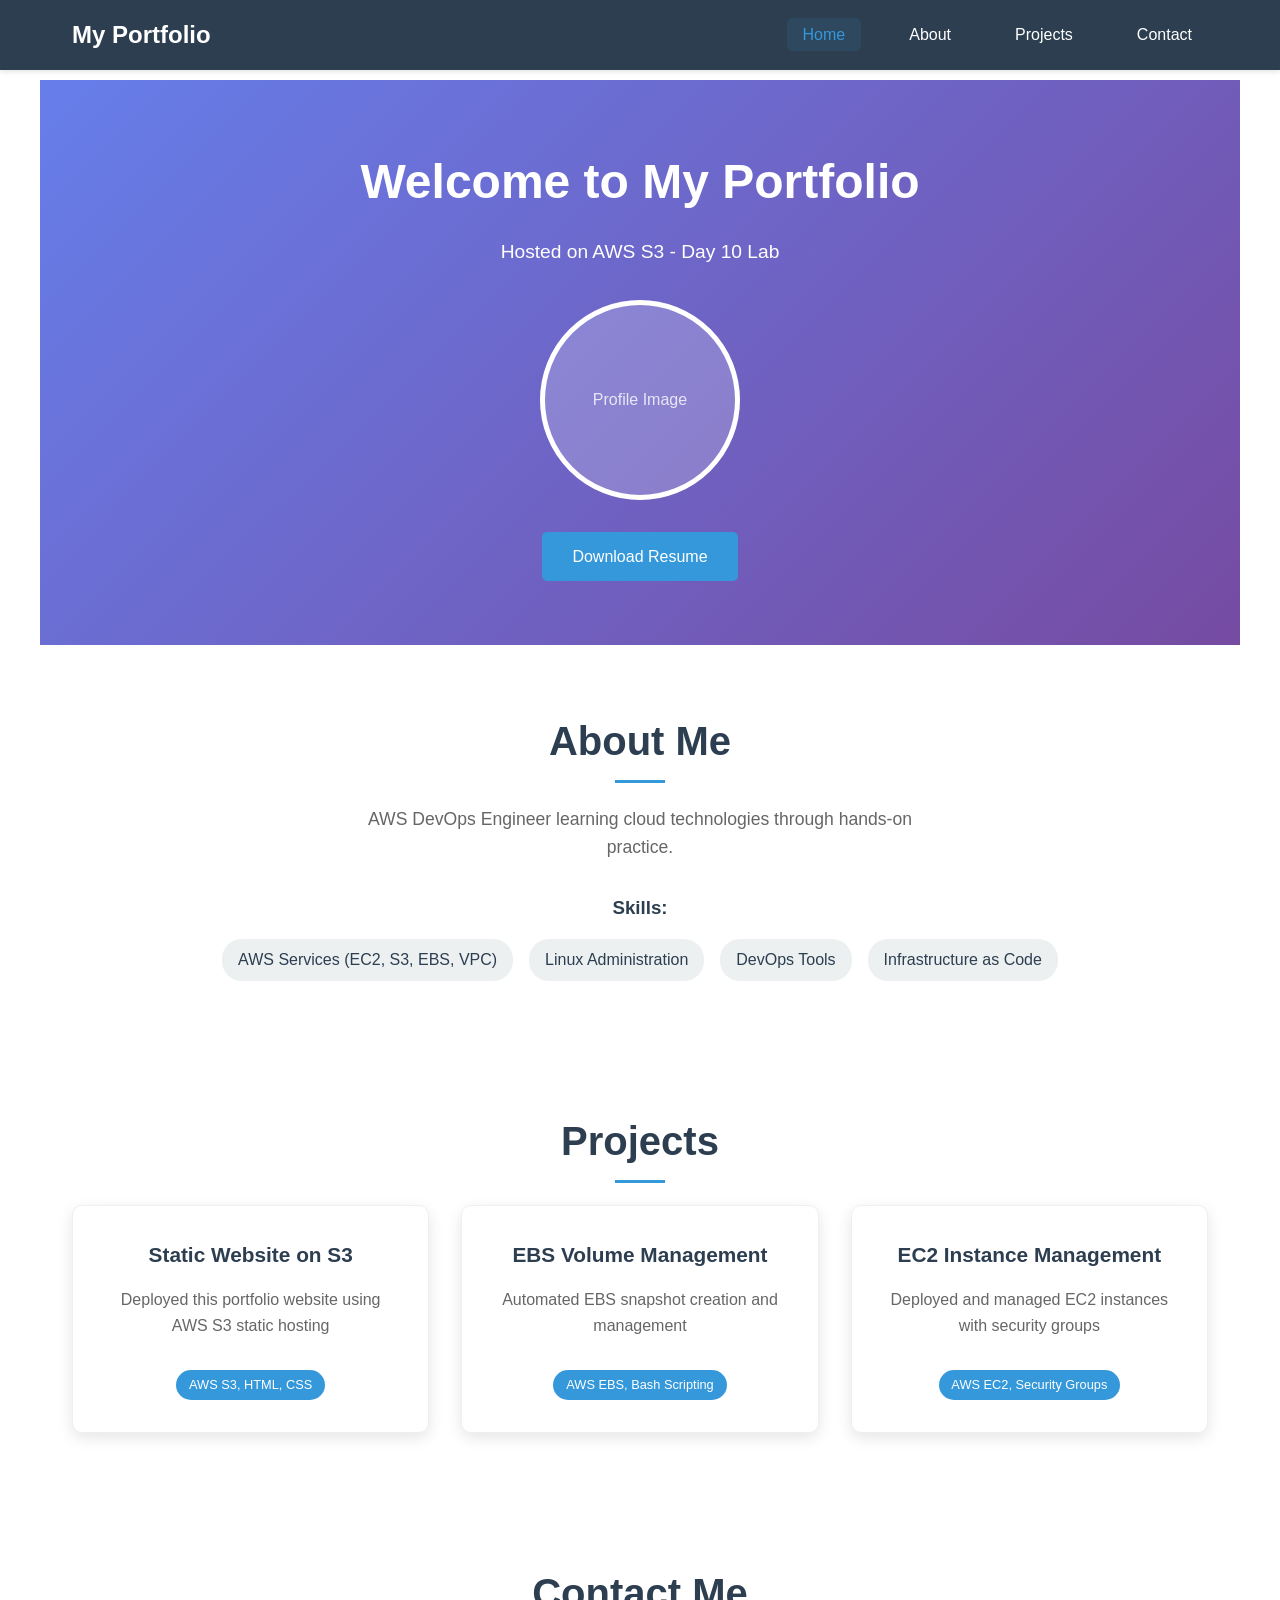
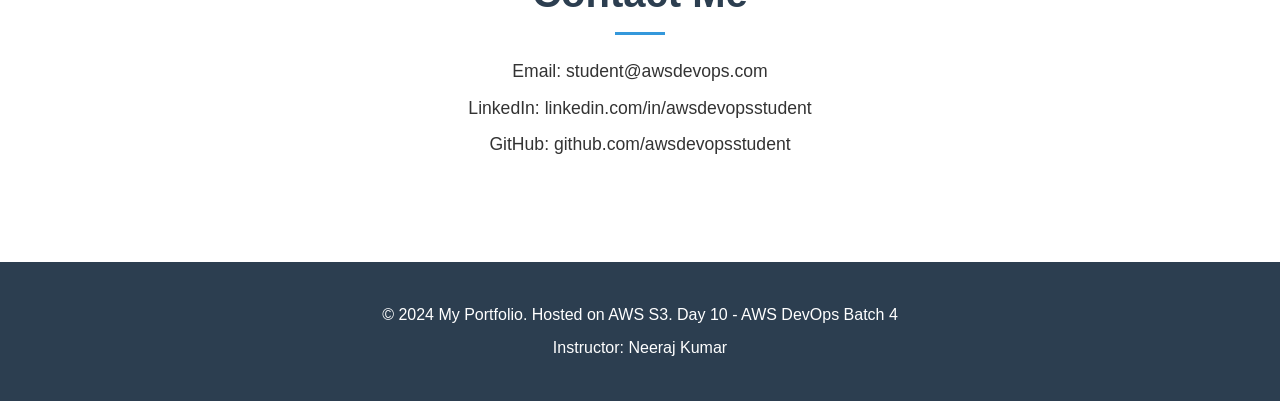
<file: Day-10/website-files/index.html>
<!DOCTYPE html>
<html lang="en">
<head>
    <meta charset="UTF-8">
    <meta name="viewport" content="width=device-width, initial-scale=1.0">
    <title>My Portfolio - AWS S3 Hosted</title>
    <link rel="stylesheet" href="css/style.css">
</head>
<body>
    <header>
        <nav>
            <div class="logo">My Portfolio</div>
            <ul>
                <li><a href="#home">Home</a></li>
                <li><a href="#about">About</a></li>
                <li><a href="#projects">Projects</a></li>
                <li><a href="#contact">Contact</a></li>
            </ul>
        </nav>
    </header>

    <main>
        <section id="home" class="hero">
            <div class="hero-content">
                <h1>Welcome to My Portfolio</h1>
                <p>Hosted on AWS S3 - Day 10 Lab</p>
                <div class="profile-placeholder">
                    <div class="profile-img-placeholder">Profile Image</div>
                </div>
                <a href="assets/sample-resume.pdf" class="btn" target="_blank">Download Resume</a>
            </div>
        </section>

        <section id="about" class="about">
            <h2>About Me</h2>
            <p>AWS DevOps Engineer learning cloud technologies through hands-on practice.</p>
            <div class="skills">
                <h3>Skills:</h3>
                <ul>
                    <li>AWS Services (EC2, S3, EBS, VPC)</li>
                    <li>Linux Administration</li>
                    <li>DevOps Tools</li>
                    <li>Infrastructure as Code</li>
                </ul>
            </div>
        </section>

        <section id="projects" class="projects">
            <h2>Projects</h2>
            <div class="project-grid">
                <div class="project-card">
                    <h3>Static Website on S3</h3>
                    <p>Deployed this portfolio website using AWS S3 static hosting</p>
                    <span class="tech">AWS S3, HTML, CSS</span>
                </div>
                <div class="project-card">
                    <h3>EBS Volume Management</h3>
                    <p>Automated EBS snapshot creation and management</p>
                    <span class="tech">AWS EBS, Bash Scripting</span>
                </div>
                <div class="project-card">
                    <h3>EC2 Instance Management</h3>
                    <p>Deployed and managed EC2 instances with security groups</p>
                    <span class="tech">AWS EC2, Security Groups</span>
                </div>
            </div>
        </section>

        <section id="contact" class="contact">
            <h2>Contact Me</h2>
            <p>Email: student@awsdevops.com</p>
            <p>LinkedIn: linkedin.com/in/awsdevopsstudent</p>
            <p>GitHub: github.com/awsdevopsstudent</p>
        </section>
    </main>

    <footer>
        <p>&copy; 2024 My Portfolio. Hosted on AWS S3. Day 10 - AWS DevOps Batch 4</p>
        <p>Instructor: Neeraj Kumar</p>
    </footer>

    <script src="js/script.js"></script>
</body>
</html>
</file>
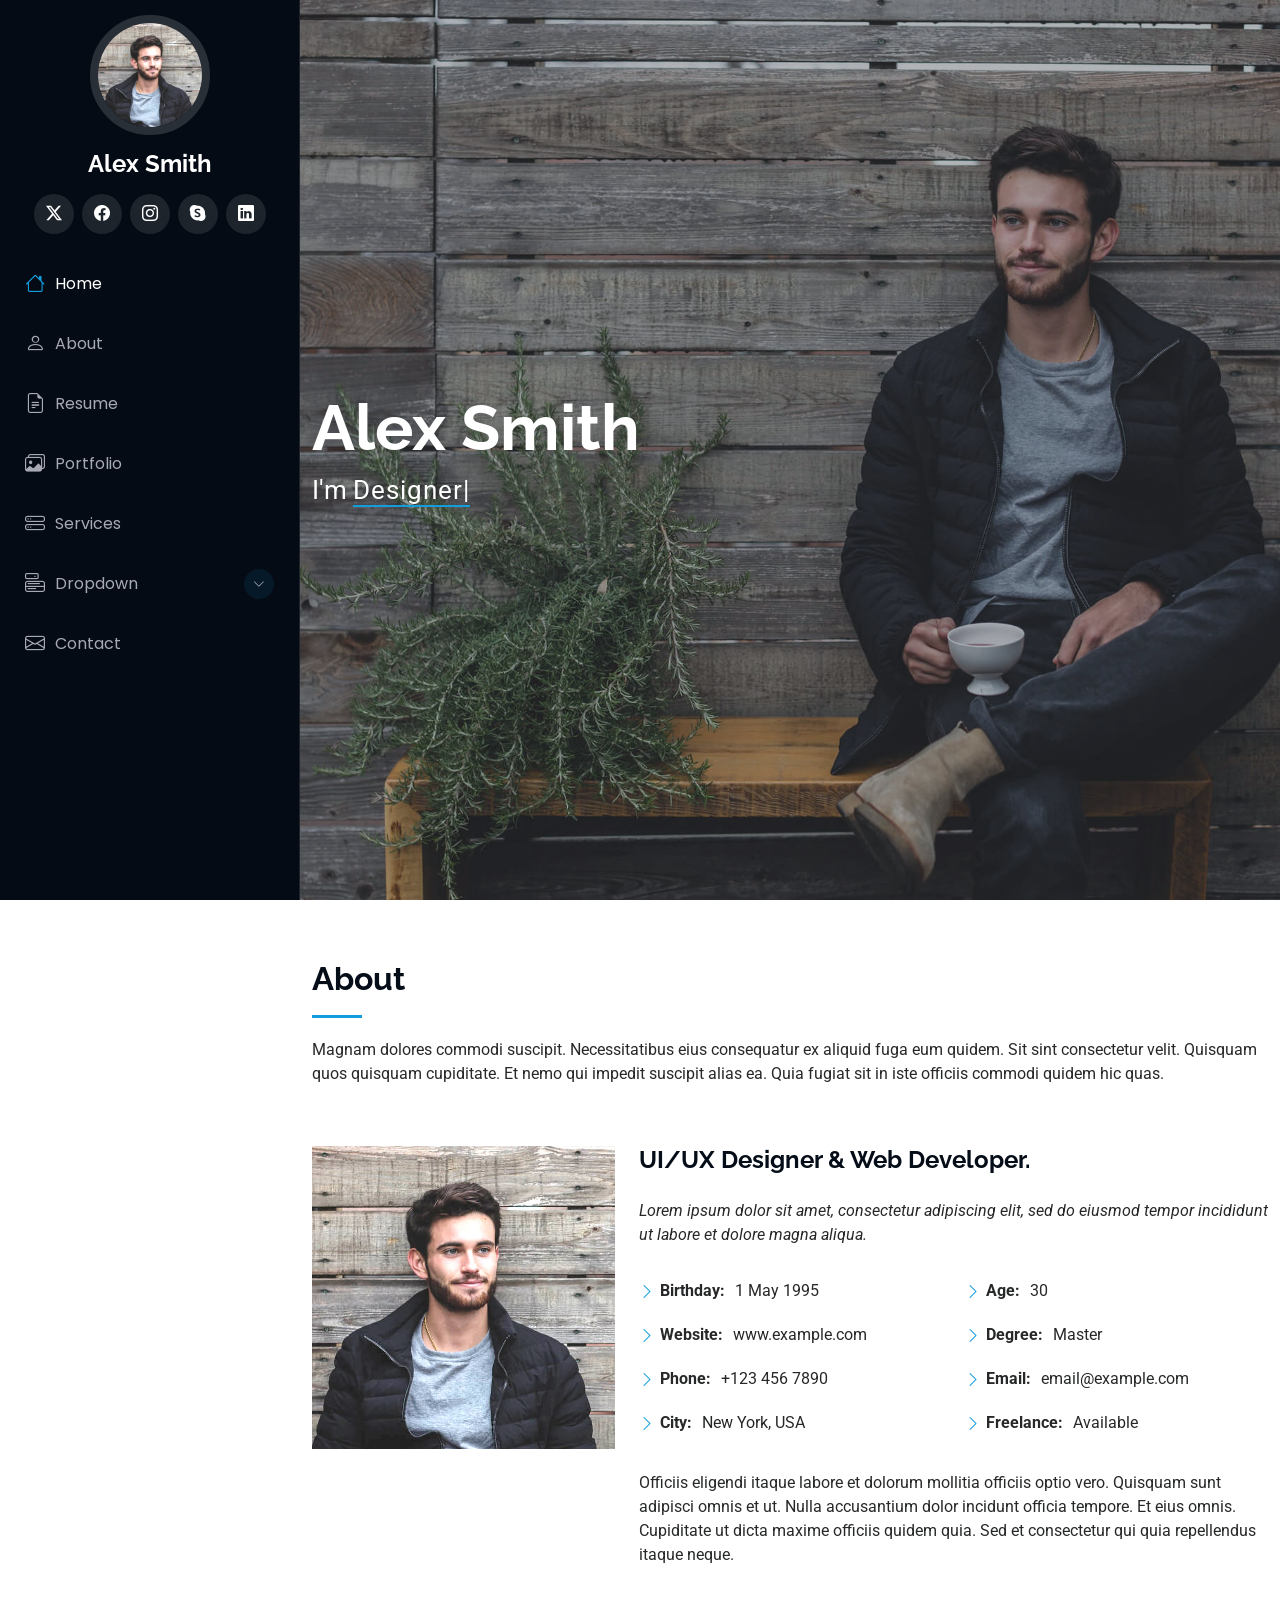
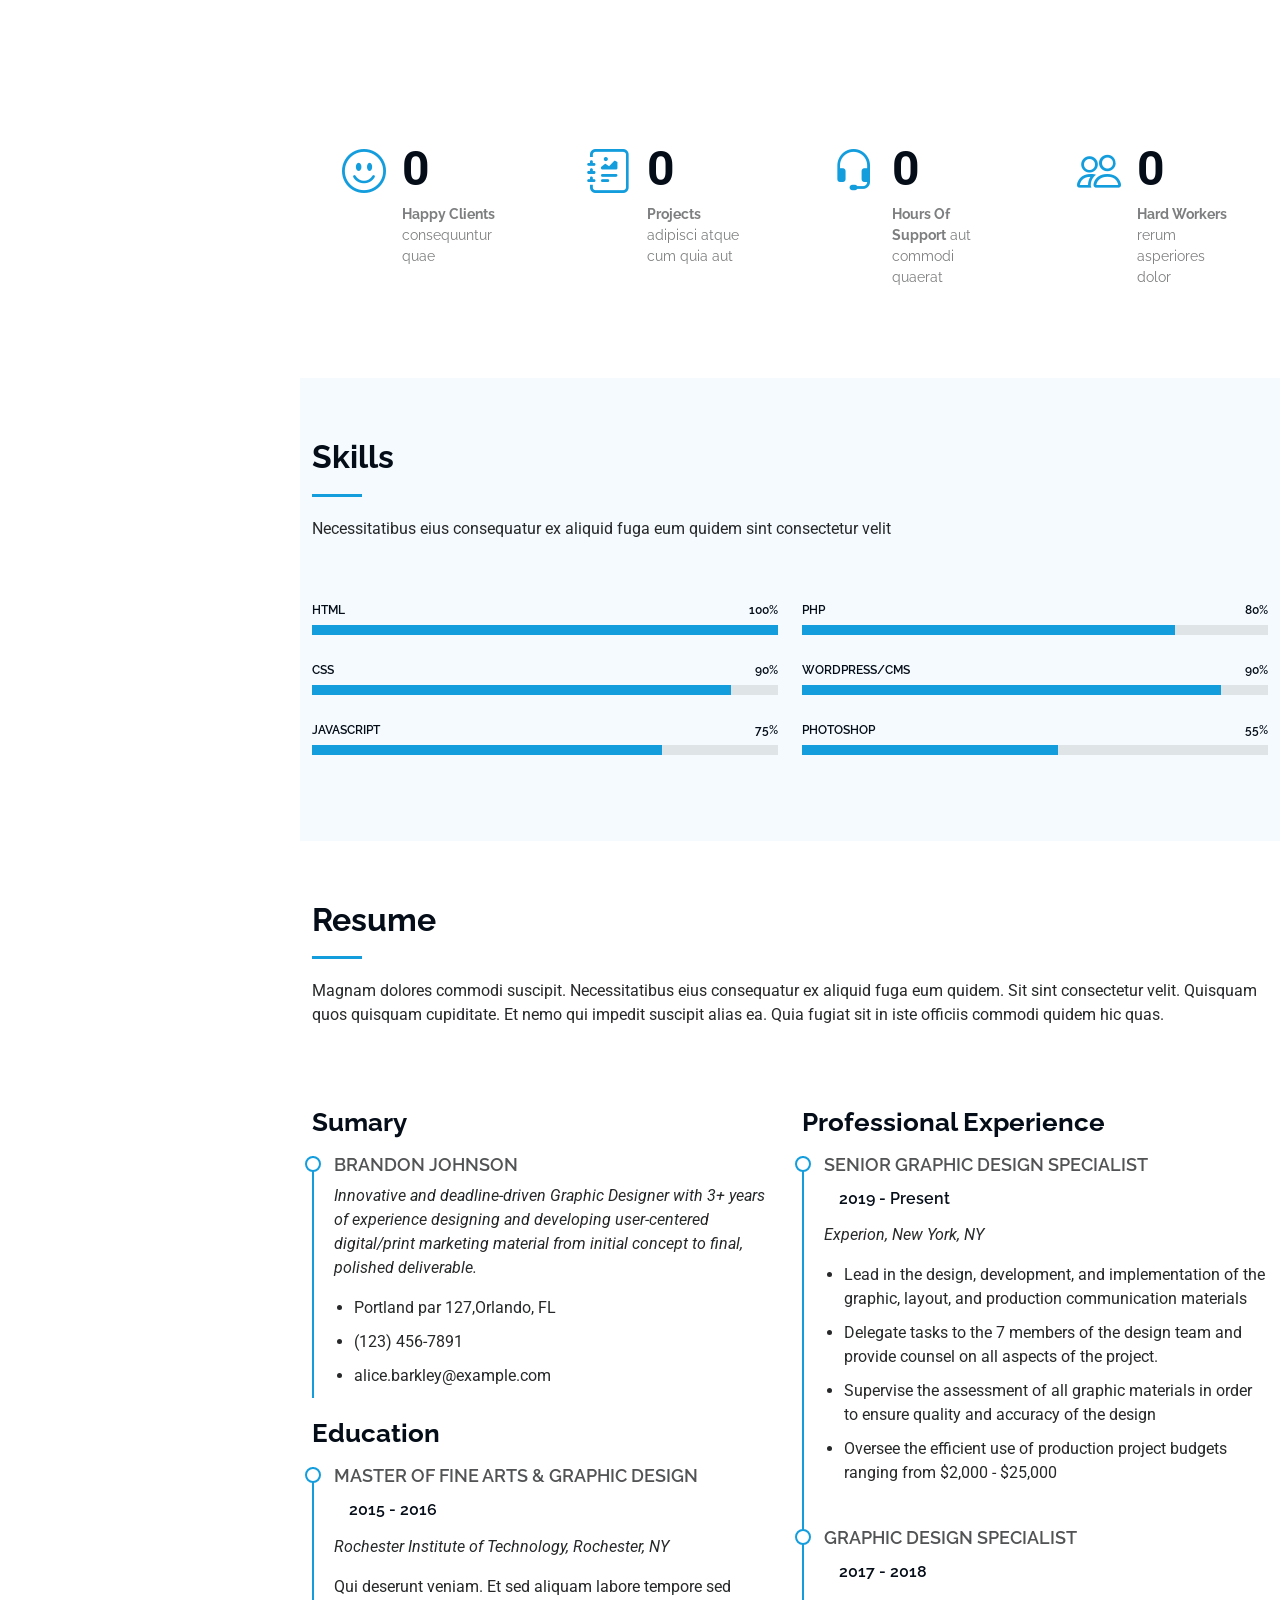
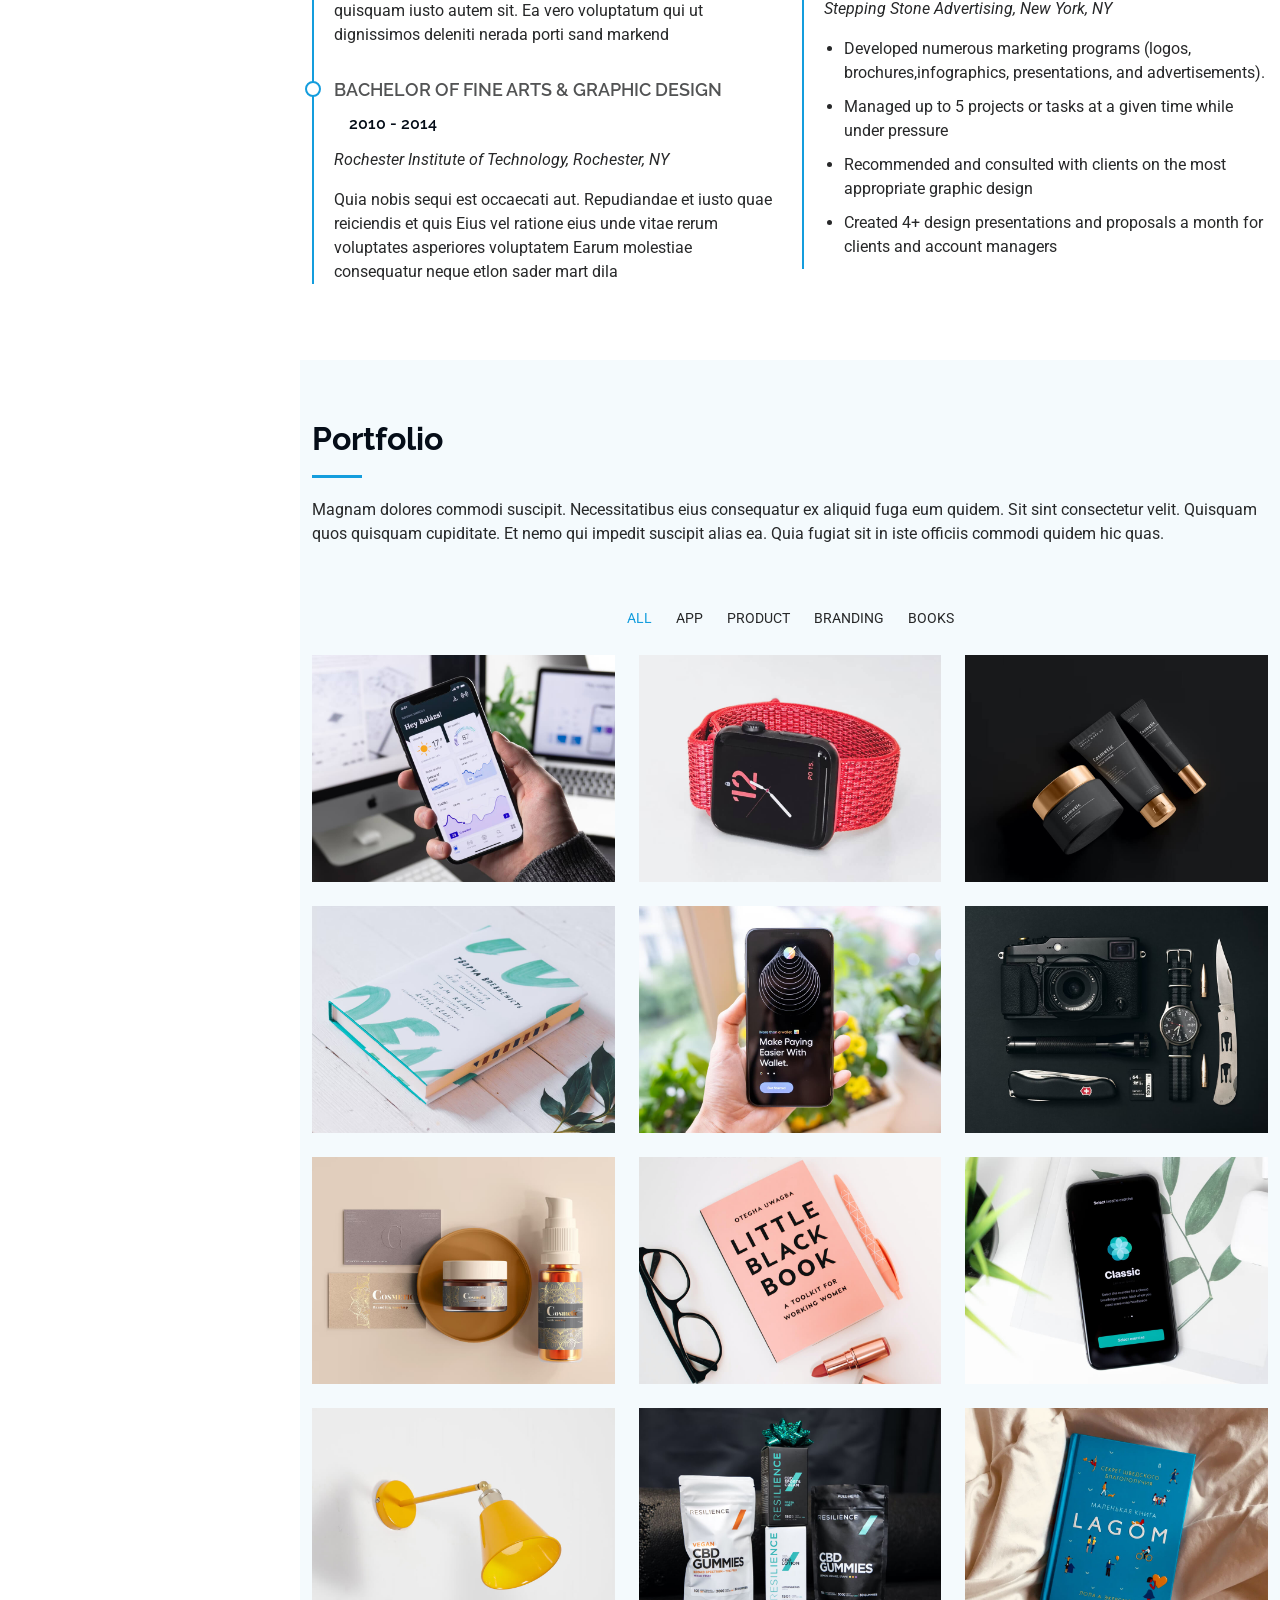
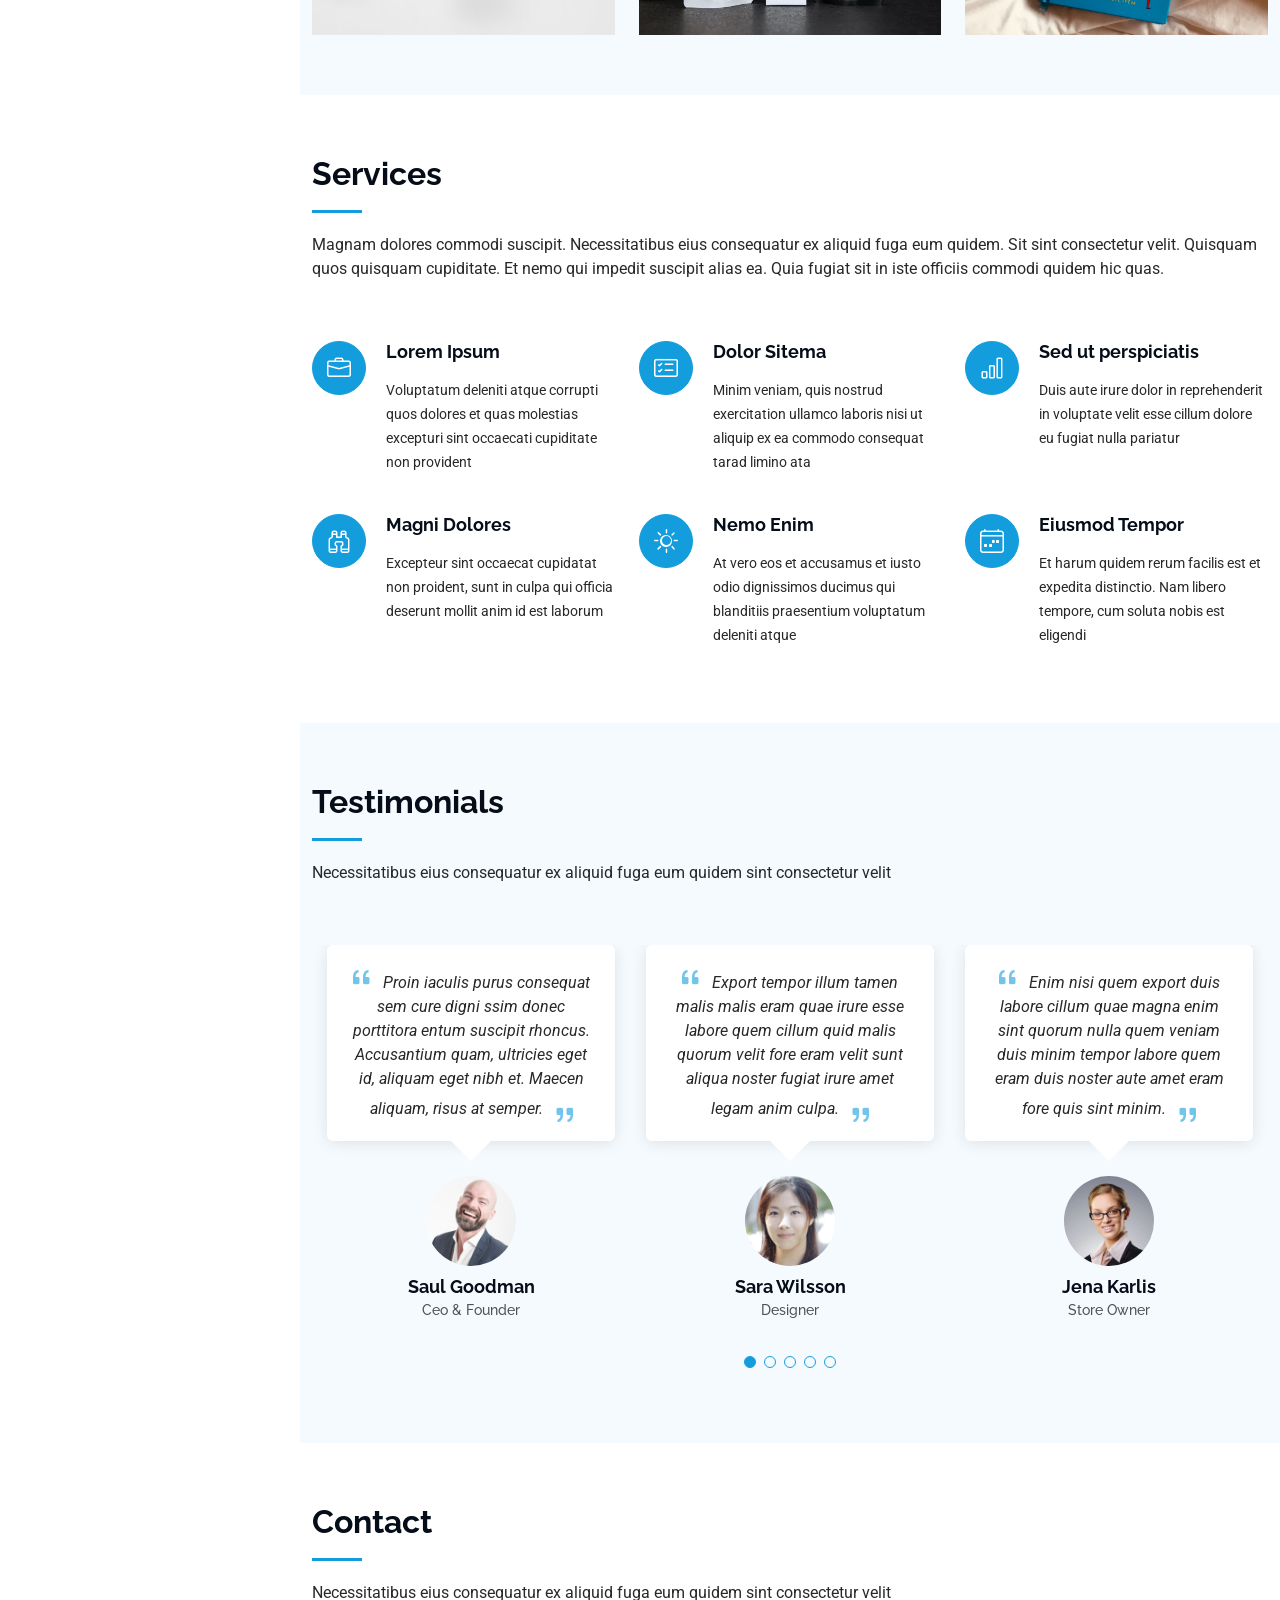
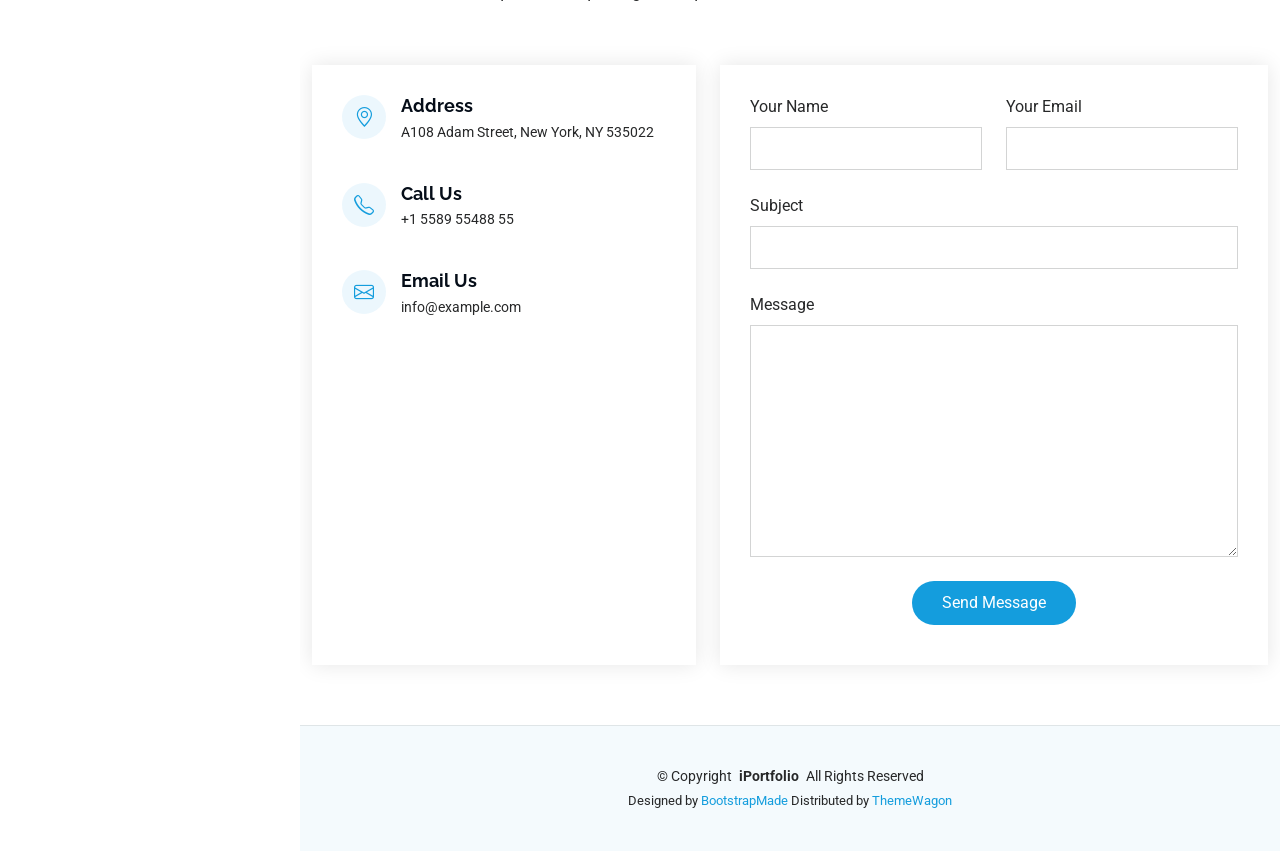
<file: Day-3/iPortfolio-1.0.0/index.html>
<!DOCTYPE html>
<html lang="en">

<head>
  <meta charset="utf-8">
  <meta content="width=device-width, initial-scale=1.0" name="viewport">
  <title>Index - iPortfolio Bootstrap Template</title>
  <meta content="" name="description">
  <meta content="" name="keywords">

  <!-- Favicons -->
  <link href="assets/img/favicon.png" rel="icon">
  <link href="assets/img/apple-touch-icon.png" rel="apple-touch-icon">

  <!-- Fonts -->
  <link href="https://fonts.googleapis.com" rel="preconnect">
  <link href="https://fonts.gstatic.com" rel="preconnect" crossorigin>
  <link href="https://fonts.googleapis.com/css2?family=Roboto:ital,wght@0,100;0,300;0,400;0,500;0,700;0,900;1,100;1,300;1,400;1,500;1,700;1,900&family=Poppins:ital,wght@0,100;0,200;0,300;0,400;0,500;0,600;0,700;0,800;0,900;1,100;1,200;1,300;1,400;1,500;1,600;1,700;1,800;1,900&family=Raleway:ital,wght@0,100;0,200;0,300;0,400;0,500;0,600;0,700;0,800;0,900;1,100;1,200;1,300;1,400;1,500;1,600;1,700;1,800;1,900&display=swap" rel="stylesheet">

  <!-- Vendor CSS Files -->
  <link href="assets/vendor/bootstrap/css/bootstrap.min.css" rel="stylesheet">
  <link href="assets/vendor/bootstrap-icons/bootstrap-icons.css" rel="stylesheet">
  <link href="assets/vendor/aos/aos.css" rel="stylesheet">
  <link href="assets/vendor/glightbox/css/glightbox.min.css" rel="stylesheet">
  <link href="assets/vendor/swiper/swiper-bundle.min.css" rel="stylesheet">

  <!-- Main CSS File -->
  <link href="assets/css/main.css" rel="stylesheet">

  <!-- =======================================================
  * Template Name: iPortfolio
  * Template URL: https://bootstrapmade.com/iportfolio-bootstrap-portfolio-websites-template/
  * Updated: Jun 29 2024 with Bootstrap v5.3.3
  * Author: BootstrapMade.com
  * License: https://bootstrapmade.com/license/
  ======================================================== -->
</head>

<body class="index-page">

  <header id="header" class="header dark-background d-flex flex-column">
    <i class="header-toggle d-xl-none bi bi-list"></i>

    <div class="profile-img">
      <img src="assets/img/my-profile-img.jpg" alt="" class="img-fluid rounded-circle">
    </div>

    <a href="index.html" class="logo d-flex align-items-center justify-content-center">
      <!-- Uncomment the line below if you also wish to use an image logo -->
      <!-- <img src="assets/img/logo.png" alt=""> -->
      <h1 class="sitename">Alex Smith</h1>
    </a>

    <div class="social-links text-center">
      <a href="#" class="twitter"><i class="bi bi-twitter-x"></i></a>
      <a href="#" class="facebook"><i class="bi bi-facebook"></i></a>
      <a href="#" class="instagram"><i class="bi bi-instagram"></i></a>
      <a href="#" class="google-plus"><i class="bi bi-skype"></i></a>
      <a href="#" class="linkedin"><i class="bi bi-linkedin"></i></a>
    </div>

    <nav id="navmenu" class="navmenu">
      <ul>
        <li><a href="#hero" class="active"><i class="bi bi-house navicon"></i>Home</a></li>
        <li><a href="#about"><i class="bi bi-person navicon"></i> About</a></li>
        <li><a href="#resume"><i class="bi bi-file-earmark-text navicon"></i> Resume</a></li>
        <li><a href="#portfolio"><i class="bi bi-images navicon"></i> Portfolio</a></li>
        <li><a href="#services"><i class="bi bi-hdd-stack navicon"></i> Services</a></li>
        <li class="dropdown"><a href="#"><i class="bi bi-menu-button navicon"></i> <span>Dropdown</span> <i class="bi bi-chevron-down toggle-dropdown"></i></a>
          <ul>
            <li><a href="#">Dropdown 1</a></li>
            <li class="dropdown"><a href="#"><span>Deep Dropdown</span> <i class="bi bi-chevron-down toggle-dropdown"></i></a>
              <ul>
                <li><a href="#">Deep Dropdown 1</a></li>
                <li><a href="#">Deep Dropdown 2</a></li>
                <li><a href="#">Deep Dropdown 3</a></li>
                <li><a href="#">Deep Dropdown 4</a></li>
                <li><a href="#">Deep Dropdown 5</a></li>
              </ul>
            </li>
            <li><a href="#">Dropdown 2</a></li>
            <li><a href="#">Dropdown 3</a></li>
            <li><a href="#">Dropdown 4</a></li>
          </ul>
        </li>
        <li><a href="#contact"><i class="bi bi-envelope navicon"></i> Contact</a></li>
      </ul>
    </nav>

  </header>

  <main class="main">

    <!-- Hero Section -->
    <section id="hero" class="hero section dark-background">

      <img src="assets/img/hero-bg.jpg" alt="" data-aos="fade-in" class="">

      <div class="container" data-aos="fade-up" data-aos-delay="100">
        <h2>Alex Smith</h2>
        <p>I'm <span class="typed" data-typed-items="Designer, Developer, Freelancer, Photographer">Designer</span><span class="typed-cursor typed-cursor--blink" aria-hidden="true"></span><span class="typed-cursor typed-cursor--blink" aria-hidden="true"></span></p>
      </div>

    </section><!-- /Hero Section -->

    <!-- About Section -->
    <section id="about" class="about section">

      <!-- Section Title -->
      <div class="container section-title" data-aos="fade-up">
        <h2>About</h2>
        <p>Magnam dolores commodi suscipit. Necessitatibus eius consequatur ex aliquid fuga eum quidem. Sit sint consectetur velit. Quisquam quos quisquam cupiditate. Et nemo qui impedit suscipit alias ea. Quia fugiat sit in iste officiis commodi quidem hic quas.</p>
      </div><!-- End Section Title -->

      <div class="container" data-aos="fade-up" data-aos-delay="100">

        <div class="row gy-4 justify-content-center">
          <div class="col-lg-4">
            <img src="assets/img/my-profile-img.jpg" class="img-fluid" alt="">
          </div>
          <div class="col-lg-8 content">
            <h2>UI/UX Designer &amp; Web Developer.</h2>
            <p class="fst-italic py-3">
              Lorem ipsum dolor sit amet, consectetur adipiscing elit, sed do eiusmod tempor incididunt ut labore et dolore
              magna aliqua.
            </p>
            <div class="row">
              <div class="col-lg-6">
                <ul>
                  <li><i class="bi bi-chevron-right"></i> <strong>Birthday:</strong> <span>1 May 1995</span></li>
                  <li><i class="bi bi-chevron-right"></i> <strong>Website:</strong> <span>www.example.com</span></li>
                  <li><i class="bi bi-chevron-right"></i> <strong>Phone:</strong> <span>+123 456 7890</span></li>
                  <li><i class="bi bi-chevron-right"></i> <strong>City:</strong> <span>New York, USA</span></li>
                </ul>
              </div>
              <div class="col-lg-6">
                <ul>
                  <li><i class="bi bi-chevron-right"></i> <strong>Age:</strong> <span>30</span></li>
                  <li><i class="bi bi-chevron-right"></i> <strong>Degree:</strong> <span>Master</span></li>
                  <li><i class="bi bi-chevron-right"></i> <strong>Email:</strong> <span>email@example.com</span></li>
                  <li><i class="bi bi-chevron-right"></i> <strong>Freelance:</strong> <span>Available</span></li>
                </ul>
              </div>
            </div>
            <p class="py-3">
              Officiis eligendi itaque labore et dolorum mollitia officiis optio vero. Quisquam sunt adipisci omnis et ut. Nulla accusantium dolor incidunt officia tempore. Et eius omnis.
              Cupiditate ut dicta maxime officiis quidem quia. Sed et consectetur qui quia repellendus itaque neque.
            </p>
          </div>
        </div>

      </div>

    </section><!-- /About Section -->

    <!-- Stats Section -->
    <section id="stats" class="stats section">

      <div class="container" data-aos="fade-up" data-aos-delay="100">

        <div class="row gy-4">

          <div class="col-lg-3 col-md-6">
            <div class="stats-item">
              <i class="bi bi-emoji-smile"></i>
              <span data-purecounter-start="0" data-purecounter-end="232" data-purecounter-duration="1" class="purecounter"></span>
              <p><strong>Happy Clients</strong> <span>consequuntur quae</span></p>
            </div>
          </div><!-- End Stats Item -->

          <div class="col-lg-3 col-md-6">
            <div class="stats-item">
              <i class="bi bi-journal-richtext"></i>
              <span data-purecounter-start="0" data-purecounter-end="521" data-purecounter-duration="1" class="purecounter"></span>
              <p><strong>Projects</strong> <span>adipisci atque cum quia aut</span></p>
            </div>
          </div><!-- End Stats Item -->

          <div class="col-lg-3 col-md-6">
            <div class="stats-item">
              <i class="bi bi-headset"></i>
              <span data-purecounter-start="0" data-purecounter-end="1453" data-purecounter-duration="1" class="purecounter"></span>
              <p><strong>Hours Of Support</strong> <span>aut commodi quaerat</span></p>
            </div>
          </div><!-- End Stats Item -->

          <div class="col-lg-3 col-md-6">
            <div class="stats-item">
              <i class="bi bi-people"></i>
              <span data-purecounter-start="0" data-purecounter-end="32" data-purecounter-duration="1" class="purecounter"></span>
              <p><strong>Hard Workers</strong> <span>rerum asperiores dolor</span></p>
            </div>
          </div><!-- End Stats Item -->

        </div>

      </div>

    </section><!-- /Stats Section -->

    <!-- Skills Section -->
    <section id="skills" class="skills section light-background">

      <!-- Section Title -->
      <div class="container section-title" data-aos="fade-up">
        <h2>Skills</h2>
        <p>Necessitatibus eius consequatur ex aliquid fuga eum quidem sint consectetur velit</p>
      </div><!-- End Section Title -->

      <div class="container" data-aos="fade-up" data-aos-delay="100">

        <div class="row skills-content skills-animation">

          <div class="col-lg-6">

            <div class="progress">
              <span class="skill"><span>HTML</span> <i class="val">100%</i></span>
              <div class="progress-bar-wrap">
                <div class="progress-bar" role="progressbar" aria-valuenow="100" aria-valuemin="0" aria-valuemax="100"></div>
              </div>
            </div><!-- End Skills Item -->

            <div class="progress">
              <span class="skill"><span>CSS</span> <i class="val">90%</i></span>
              <div class="progress-bar-wrap">
                <div class="progress-bar" role="progressbar" aria-valuenow="90" aria-valuemin="0" aria-valuemax="100"></div>
              </div>
            </div><!-- End Skills Item -->

            <div class="progress">
              <span class="skill"><span>JavaScript</span> <i class="val">75%</i></span>
              <div class="progress-bar-wrap">
                <div class="progress-bar" role="progressbar" aria-valuenow="75" aria-valuemin="0" aria-valuemax="100"></div>
              </div>
            </div><!-- End Skills Item -->

          </div>

          <div class="col-lg-6">

            <div class="progress">
              <span class="skill"><span>PHP</span> <i class="val">80%</i></span>
              <div class="progress-bar-wrap">
                <div class="progress-bar" role="progressbar" aria-valuenow="80" aria-valuemin="0" aria-valuemax="100"></div>
              </div>
            </div><!-- End Skills Item -->

            <div class="progress">
              <span class="skill"><span>WordPress/CMS</span> <i class="val">90%</i></span>
              <div class="progress-bar-wrap">
                <div class="progress-bar" role="progressbar" aria-valuenow="90" aria-valuemin="0" aria-valuemax="100"></div>
              </div>
            </div><!-- End Skills Item -->

            <div class="progress">
              <span class="skill"><span>Photoshop</span> <i class="val">55%</i></span>
              <div class="progress-bar-wrap">
                <div class="progress-bar" role="progressbar" aria-valuenow="55" aria-valuemin="0" aria-valuemax="100"></div>
              </div>
            </div><!-- End Skills Item -->

          </div>

        </div>

      </div>

    </section><!-- /Skills Section -->

    <!-- Resume Section -->
    <section id="resume" class="resume section">

      <!-- Section Title -->
      <div class="container section-title" data-aos="fade-up">
        <h2>Resume</h2>
        <p>Magnam dolores commodi suscipit. Necessitatibus eius consequatur ex aliquid fuga eum quidem. Sit sint consectetur velit. Quisquam quos quisquam cupiditate. Et nemo qui impedit suscipit alias ea. Quia fugiat sit in iste officiis commodi quidem hic quas.</p>
      </div><!-- End Section Title -->

      <div class="container">

        <div class="row">

          <div class="col-lg-6" data-aos="fade-up" data-aos-delay="100">
            <h3 class="resume-title">Sumary</h3>

            <div class="resume-item pb-0">
              <h4>Brandon Johnson</h4>
              <p><em>Innovative and deadline-driven Graphic Designer with 3+ years of experience designing and developing user-centered digital/print marketing material from initial concept to final, polished deliverable.</em></p>
              <ul>
                <li>Portland par 127,Orlando, FL</li>
                <li>(123) 456-7891</li>
                <li>alice.barkley@example.com</li>
              </ul>
            </div><!-- Edn Resume Item -->

            <h3 class="resume-title">Education</h3>
            <div class="resume-item">
              <h4>Master of Fine Arts &amp; Graphic Design</h4>
              <h5>2015 - 2016</h5>
              <p><em>Rochester Institute of Technology, Rochester, NY</em></p>
              <p>Qui deserunt veniam. Et sed aliquam labore tempore sed quisquam iusto autem sit. Ea vero voluptatum qui ut dignissimos deleniti nerada porti sand markend</p>
            </div><!-- Edn Resume Item -->

            <div class="resume-item">
              <h4>Bachelor of Fine Arts &amp; Graphic Design</h4>
              <h5>2010 - 2014</h5>
              <p><em>Rochester Institute of Technology, Rochester, NY</em></p>
              <p>Quia nobis sequi est occaecati aut. Repudiandae et iusto quae reiciendis et quis Eius vel ratione eius unde vitae rerum voluptates asperiores voluptatem Earum molestiae consequatur neque etlon sader mart dila</p>
            </div><!-- Edn Resume Item -->

          </div>

          <div class="col-lg-6" data-aos="fade-up" data-aos-delay="200">
            <h3 class="resume-title">Professional Experience</h3>
            <div class="resume-item">
              <h4>Senior graphic design specialist</h4>
              <h5>2019 - Present</h5>
              <p><em>Experion, New York, NY </em></p>
              <ul>
                <li>Lead in the design, development, and implementation of the graphic, layout, and production communication materials</li>
                <li>Delegate tasks to the 7 members of the design team and provide counsel on all aspects of the project. </li>
                <li>Supervise the assessment of all graphic materials in order to ensure quality and accuracy of the design</li>
                <li>Oversee the efficient use of production project budgets ranging from $2,000 - $25,000</li>
              </ul>
            </div><!-- Edn Resume Item -->

            <div class="resume-item">
              <h4>Graphic design specialist</h4>
              <h5>2017 - 2018</h5>
              <p><em>Stepping Stone Advertising, New York, NY</em></p>
              <ul>
                <li>Developed numerous marketing programs (logos, brochures,infographics, presentations, and advertisements).</li>
                <li>Managed up to 5 projects or tasks at a given time while under pressure</li>
                <li>Recommended and consulted with clients on the most appropriate graphic design</li>
                <li>Created 4+ design presentations and proposals a month for clients and account managers</li>
              </ul>
            </div><!-- Edn Resume Item -->

          </div>

        </div>

      </div>

    </section><!-- /Resume Section -->

    <!-- Portfolio Section -->
    <section id="portfolio" class="portfolio section light-background">

      <!-- Section Title -->
      <div class="container section-title" data-aos="fade-up">
        <h2>Portfolio</h2>
        <p>Magnam dolores commodi suscipit. Necessitatibus eius consequatur ex aliquid fuga eum quidem. Sit sint consectetur velit. Quisquam quos quisquam cupiditate. Et nemo qui impedit suscipit alias ea. Quia fugiat sit in iste officiis commodi quidem hic quas.</p>
      </div><!-- End Section Title -->

      <div class="container">

        <div class="isotope-layout" data-default-filter="*" data-layout="masonry" data-sort="original-order">

          <ul class="portfolio-filters isotope-filters" data-aos="fade-up" data-aos-delay="100">
            <li data-filter="*" class="filter-active">All</li>
            <li data-filter=".filter-app">App</li>
            <li data-filter=".filter-product">Product</li>
            <li data-filter=".filter-branding">Branding</li>
            <li data-filter=".filter-books">Books</li>
          </ul><!-- End Portfolio Filters -->

          <div class="row gy-4 isotope-container" data-aos="fade-up" data-aos-delay="200">

            <div class="col-lg-4 col-md-6 portfolio-item isotope-item filter-app">
              <div class="portfolio-content h-100">
                <img src="assets/img/portfolio/app-1.jpg" class="img-fluid" alt="">
                <div class="portfolio-info">
                  <h4>App 1</h4>
                  <p>Lorem ipsum, dolor sit amet consectetur</p>
                  <a href="assets/img/portfolio/app-1.jpg" title="App 1" data-gallery="portfolio-gallery-app" class="glightbox preview-link"><i class="bi bi-zoom-in"></i></a>
                  <a href="portfolio-details.html" title="More Details" class="details-link"><i class="bi bi-link-45deg"></i></a>
                </div>
              </div>
            </div><!-- End Portfolio Item -->

            <div class="col-lg-4 col-md-6 portfolio-item isotope-item filter-product">
              <div class="portfolio-content h-100">
                <img src="assets/img/portfolio/product-1.jpg" class="img-fluid" alt="">
                <div class="portfolio-info">
                  <h4>Product 1</h4>
                  <p>Lorem ipsum, dolor sit amet consectetur</p>
                  <a href="assets/img/portfolio/product-1.jpg" title="Product 1" data-gallery="portfolio-gallery-product" class="glightbox preview-link"><i class="bi bi-zoom-in"></i></a>
                  <a href="portfolio-details.html" title="More Details" class="details-link"><i class="bi bi-link-45deg"></i></a>
                </div>
              </div>
            </div><!-- End Portfolio Item -->

            <div class="col-lg-4 col-md-6 portfolio-item isotope-item filter-branding">
              <div class="portfolio-content h-100">
                <img src="assets/img/portfolio/branding-1.jpg" class="img-fluid" alt="">
                <div class="portfolio-info">
                  <h4>Branding 1</h4>
                  <p>Lorem ipsum, dolor sit amet consectetur</p>
                  <a href="assets/img/portfolio/branding-1.jpg" title="Branding 1" data-gallery="portfolio-gallery-branding" class="glightbox preview-link"><i class="bi bi-zoom-in"></i></a>
                  <a href="portfolio-details.html" title="More Details" class="details-link"><i class="bi bi-link-45deg"></i></a>
                </div>
              </div>
            </div><!-- End Portfolio Item -->

            <div class="col-lg-4 col-md-6 portfolio-item isotope-item filter-books">
              <div class="portfolio-content h-100">
                <img src="assets/img/portfolio/books-1.jpg" class="img-fluid" alt="">
                <div class="portfolio-info">
                  <h4>Books 1</h4>
                  <p>Lorem ipsum, dolor sit amet consectetur</p>
                  <a href="assets/img/portfolio/books-1.jpg" title="Branding 1" data-gallery="portfolio-gallery-book" class="glightbox preview-link"><i class="bi bi-zoom-in"></i></a>
                  <a href="portfolio-details.html" title="More Details" class="details-link"><i class="bi bi-link-45deg"></i></a>
                </div>
              </div>
            </div><!-- End Portfolio Item -->

            <div class="col-lg-4 col-md-6 portfolio-item isotope-item filter-app">
              <div class="portfolio-content h-100">
                <img src="assets/img/portfolio/app-2.jpg" class="img-fluid" alt="">
                <div class="portfolio-info">
                  <h4>App 2</h4>
                  <p>Lorem ipsum, dolor sit amet consectetur</p>
                  <a href="assets/img/portfolio/app-2.jpg" title="App 2" data-gallery="portfolio-gallery-app" class="glightbox preview-link"><i class="bi bi-zoom-in"></i></a>
                  <a href="portfolio-details.html" title="More Details" class="details-link"><i class="bi bi-link-45deg"></i></a>
                </div>
              </div>
            </div><!-- End Portfolio Item -->

            <div class="col-lg-4 col-md-6 portfolio-item isotope-item filter-product">
              <div class="portfolio-content h-100">
                <img src="assets/img/portfolio/product-2.jpg" class="img-fluid" alt="">
                <div class="portfolio-info">
                  <h4>Product 2</h4>
                  <p>Lorem ipsum, dolor sit amet consectetur</p>
                  <a href="assets/img/portfolio/product-2.jpg" title="Product 2" data-gallery="portfolio-gallery-product" class="glightbox preview-link"><i class="bi bi-zoom-in"></i></a>
                  <a href="portfolio-details.html" title="More Details" class="details-link"><i class="bi bi-link-45deg"></i></a>
                </div>
              </div>
            </div><!-- End Portfolio Item -->

            <div class="col-lg-4 col-md-6 portfolio-item isotope-item filter-branding">
              <div class="portfolio-content h-100">
                <img src="assets/img/portfolio/branding-2.jpg" class="img-fluid" alt="">
                <div class="portfolio-info">
                  <h4>Branding 2</h4>
                  <p>Lorem ipsum, dolor sit amet consectetur</p>
                  <a href="assets/img/portfolio/branding-2.jpg" title="Branding 2" data-gallery="portfolio-gallery-branding" class="glightbox preview-link"><i class="bi bi-zoom-in"></i></a>
                  <a href="portfolio-details.html" title="More Details" class="details-link"><i class="bi bi-link-45deg"></i></a>
                </div>
              </div>
            </div><!-- End Portfolio Item -->

            <div class="col-lg-4 col-md-6 portfolio-item isotope-item filter-books">
              <div class="portfolio-content h-100">
                <img src="assets/img/portfolio/books-2.jpg" class="img-fluid" alt="">
                <div class="portfolio-info">
                  <h4>Books 2</h4>
                  <p>Lorem ipsum, dolor sit amet consectetur</p>
                  <a href="assets/img/portfolio/books-2.jpg" title="Branding 2" data-gallery="portfolio-gallery-book" class="glightbox preview-link"><i class="bi bi-zoom-in"></i></a>
                  <a href="portfolio-details.html" title="More Details" class="details-link"><i class="bi bi-link-45deg"></i></a>
                </div>
              </div>
            </div><!-- End Portfolio Item -->

            <div class="col-lg-4 col-md-6 portfolio-item isotope-item filter-app">
              <div class="portfolio-content h-100">
                <img src="assets/img/portfolio/app-3.jpg" class="img-fluid" alt="">
                <div class="portfolio-info">
                  <h4>App 3</h4>
                  <p>Lorem ipsum, dolor sit amet consectetur</p>
                  <a href="assets/img/portfolio/app-3.jpg" title="App 3" data-gallery="portfolio-gallery-app" class="glightbox preview-link"><i class="bi bi-zoom-in"></i></a>
                  <a href="portfolio-details.html" title="More Details" class="details-link"><i class="bi bi-link-45deg"></i></a>
                </div>
              </div>
            </div><!-- End Portfolio Item -->

            <div class="col-lg-4 col-md-6 portfolio-item isotope-item filter-product">
              <div class="portfolio-content h-100">
                <img src="assets/img/portfolio/product-3.jpg" class="img-fluid" alt="">
                <div class="portfolio-info">
                  <h4>Product 3</h4>
                  <p>Lorem ipsum, dolor sit amet consectetur</p>
                  <a href="assets/img/portfolio/product-3.jpg" title="Product 3" data-gallery="portfolio-gallery-product" class="glightbox preview-link"><i class="bi bi-zoom-in"></i></a>
                  <a href="portfolio-details.html" title="More Details" class="details-link"><i class="bi bi-link-45deg"></i></a>
                </div>
              </div>
            </div><!-- End Portfolio Item -->

            <div class="col-lg-4 col-md-6 portfolio-item isotope-item filter-branding">
              <div class="portfolio-content h-100">
                <img src="assets/img/portfolio/branding-3.jpg" class="img-fluid" alt="">
                <div class="portfolio-info">
                  <h4>Branding 3</h4>
                  <p>Lorem ipsum, dolor sit amet consectetur</p>
                  <a href="assets/img/portfolio/branding-3.jpg" title="Branding 2" data-gallery="portfolio-gallery-branding" class="glightbox preview-link"><i class="bi bi-zoom-in"></i></a>
                  <a href="portfolio-details.html" title="More Details" class="details-link"><i class="bi bi-link-45deg"></i></a>
                </div>
              </div>
            </div><!-- End Portfolio Item -->

            <div class="col-lg-4 col-md-6 portfolio-item isotope-item filter-books">
              <div class="portfolio-content h-100">
                <img src="assets/img/portfolio/books-3.jpg" class="img-fluid" alt="">
                <div class="portfolio-info">
                  <h4>Books 3</h4>
                  <p>Lorem ipsum, dolor sit amet consectetur</p>
                  <a href="assets/img/portfolio/books-3.jpg" title="Branding 3" data-gallery="portfolio-gallery-book" class="glightbox preview-link"><i class="bi bi-zoom-in"></i></a>
                  <a href="portfolio-details.html" title="More Details" class="details-link"><i class="bi bi-link-45deg"></i></a>
                </div>
              </div>
            </div><!-- End Portfolio Item -->

          </div><!-- End Portfolio Container -->

        </div>

      </div>

    </section><!-- /Portfolio Section -->

    <!-- Services Section -->
    <section id="services" class="services section">

      <!-- Section Title -->
      <div class="container section-title" data-aos="fade-up">
        <h2>Services</h2>
        <p>Magnam dolores commodi suscipit. Necessitatibus eius consequatur ex aliquid fuga eum quidem. Sit sint consectetur velit. Quisquam quos quisquam cupiditate. Et nemo qui impedit suscipit alias ea. Quia fugiat sit in iste officiis commodi quidem hic quas.</p>
      </div><!-- End Section Title -->

      <div class="container">

        <div class="row gy-4">

          <div class="col-lg-4 col-md-6 service-item d-flex" data-aos="fade-up" data-aos-delay="100">
            <div class="icon flex-shrink-0"><i class="bi bi-briefcase"></i></div>
            <div>
              <h4 class="title"><a href="service-details.html" class="stretched-link">Lorem Ipsum</a></h4>
              <p class="description">Voluptatum deleniti atque corrupti quos dolores et quas molestias excepturi sint occaecati cupiditate non provident</p>
            </div>
          </div>
          <!-- End Service Item -->

          <div class="col-lg-4 col-md-6 service-item d-flex" data-aos="fade-up" data-aos-delay="200">
            <div class="icon flex-shrink-0"><i class="bi bi-card-checklist"></i></div>
            <div>
              <h4 class="title"><a href="service-details.html" class="stretched-link">Dolor Sitema</a></h4>
              <p class="description">Minim veniam, quis nostrud exercitation ullamco laboris nisi ut aliquip ex ea commodo consequat tarad limino ata</p>
            </div>
          </div><!-- End Service Item -->

          <div class="col-lg-4 col-md-6 service-item d-flex" data-aos="fade-up" data-aos-delay="300">
            <div class="icon flex-shrink-0"><i class="bi bi-bar-chart"></i></div>
            <div>
              <h4 class="title"><a href="service-details.html" class="stretched-link">Sed ut perspiciatis</a></h4>
              <p class="description">Duis aute irure dolor in reprehenderit in voluptate velit esse cillum dolore eu fugiat nulla pariatur</p>
            </div>
          </div><!-- End Service Item -->

          <div class="col-lg-4 col-md-6 service-item d-flex" data-aos="fade-up" data-aos-delay="400">
            <div class="icon flex-shrink-0"><i class="bi bi-binoculars"></i></div>
            <div>
              <h4 class="title"><a href="service-details.html" class="stretched-link">Magni Dolores</a></h4>
              <p class="description">Excepteur sint occaecat cupidatat non proident, sunt in culpa qui officia deserunt mollit anim id est laborum</p>
            </div>
          </div><!-- End Service Item -->

          <div class="col-lg-4 col-md-6 service-item d-flex" data-aos="fade-up" data-aos-delay="500">
            <div class="icon flex-shrink-0"><i class="bi bi-brightness-high"></i></div>
            <div>
              <h4 class="title"><a href="service-details.html" class="stretched-link">Nemo Enim</a></h4>
              <p class="description">At vero eos et accusamus et iusto odio dignissimos ducimus qui blanditiis praesentium voluptatum deleniti atque</p>
            </div>
          </div><!-- End Service Item -->

          <div class="col-lg-4 col-md-6 service-item d-flex" data-aos="fade-up" data-aos-delay="600">
            <div class="icon flex-shrink-0"><i class="bi bi-calendar4-week"></i></div>
            <div>
              <h4 class="title"><a href="service-details.html" class="stretched-link">Eiusmod Tempor</a></h4>
              <p class="description">Et harum quidem rerum facilis est et expedita distinctio. Nam libero tempore, cum soluta nobis est eligendi</p>
            </div>
          </div><!-- End Service Item -->

        </div>

      </div>

    </section><!-- /Services Section -->

    <!-- Testimonials Section -->
    <section id="testimonials" class="testimonials section light-background">

      <!-- Section Title -->
      <div class="container section-title" data-aos="fade-up">
        <h2>Testimonials</h2>
        <p>Necessitatibus eius consequatur ex aliquid fuga eum quidem sint consectetur velit</p>
      </div><!-- End Section Title -->

      <div class="container" data-aos="fade-up" data-aos-delay="100">

        <div class="swiper init-swiper">
          <script type="application/json" class="swiper-config">
            {
              "loop": true,
              "speed": 600,
              "autoplay": {
                "delay": 5000
              },
              "slidesPerView": "auto",
              "pagination": {
                "el": ".swiper-pagination",
                "type": "bullets",
                "clickable": true
              },
              "breakpoints": {
                "320": {
                  "slidesPerView": 1,
                  "spaceBetween": 40
                },
                "1200": {
                  "slidesPerView": 3,
                  "spaceBetween": 1
                }
              }
            }
          </script>
          <div class="swiper-wrapper">

            <div class="swiper-slide">
              <div class="testimonial-item">
                <p>
                  <i class="bi bi-quote quote-icon-left"></i>
                  <span>Proin iaculis purus consequat sem cure digni ssim donec porttitora entum suscipit rhoncus. Accusantium quam, ultricies eget id, aliquam eget nibh et. Maecen aliquam, risus at semper.</span>
                  <i class="bi bi-quote quote-icon-right"></i>
                </p>
                <img src="assets/img/testimonials/testimonials-1.jpg" class="testimonial-img" alt="">
                <h3>Saul Goodman</h3>
                <h4>Ceo &amp; Founder</h4>
              </div>
            </div><!-- End testimonial item -->

            <div class="swiper-slide">
              <div class="testimonial-item">
                <p>
                  <i class="bi bi-quote quote-icon-left"></i>
                  <span>Export tempor illum tamen malis malis eram quae irure esse labore quem cillum quid malis quorum velit fore eram velit sunt aliqua noster fugiat irure amet legam anim culpa.</span>
                  <i class="bi bi-quote quote-icon-right"></i>
                </p>
                <img src="assets/img/testimonials/testimonials-2.jpg" class="testimonial-img" alt="">
                <h3>Sara Wilsson</h3>
                <h4>Designer</h4>
              </div>
            </div><!-- End testimonial item -->

            <div class="swiper-slide">
              <div class="testimonial-item">
                <p>
                  <i class="bi bi-quote quote-icon-left"></i>
                  <span>Enim nisi quem export duis labore cillum quae magna enim sint quorum nulla quem veniam duis minim tempor labore quem eram duis noster aute amet eram fore quis sint minim.</span>
                  <i class="bi bi-quote quote-icon-right"></i>
                </p>
                <img src="assets/img/testimonials/testimonials-3.jpg" class="testimonial-img" alt="">
                <h3>Jena Karlis</h3>
                <h4>Store Owner</h4>
              </div>
            </div><!-- End testimonial item -->

            <div class="swiper-slide">
              <div class="testimonial-item">
                <p>
                  <i class="bi bi-quote quote-icon-left"></i>
                  <span>Fugiat enim eram quae cillum dolore dolor amet nulla culpa multos export minim fugiat dolor enim duis veniam ipsum anim magna sunt elit fore quem dolore labore illum veniam.</span>
                  <i class="bi bi-quote quote-icon-right"></i>
                </p>
                <img src="assets/img/testimonials/testimonials-4.jpg" class="testimonial-img" alt="">
                <h3>Matt Brandon</h3>
                <h4>Freelancer</h4>
              </div>
            </div><!-- End testimonial item -->

            <div class="swiper-slide">
              <div class="testimonial-item">
                <p>
                  <i class="bi bi-quote quote-icon-left"></i>
                  <span>Quis quorum aliqua sint quem legam fore sunt eram irure aliqua veniam tempor noster veniam sunt culpa nulla illum cillum fugiat legam esse veniam culpa fore nisi cillum quid.</span>
                  <i class="bi bi-quote quote-icon-right"></i>
                </p>
                <img src="assets/img/testimonials/testimonials-5.jpg" class="testimonial-img" alt="">
                <h3>John Larson</h3>
                <h4>Entrepreneur</h4>
              </div>
            </div><!-- End testimonial item -->

          </div>
          <div class="swiper-pagination"></div>
        </div>

      </div>

    </section><!-- /Testimonials Section -->

    <!-- Contact Section -->
    <section id="contact" class="contact section">

      <!-- Section Title -->
      <div class="container section-title" data-aos="fade-up">
        <h2>Contact</h2>
        <p>Necessitatibus eius consequatur ex aliquid fuga eum quidem sint consectetur velit</p>
      </div><!-- End Section Title -->

      <div class="container" data-aos="fade-up" data-aos-delay="100">

        <div class="row gy-4">

          <div class="col-lg-5">

            <div class="info-wrap">
              <div class="info-item d-flex" data-aos="fade-up" data-aos-delay="200">
                <i class="bi bi-geo-alt flex-shrink-0"></i>
                <div>
                  <h3>Address</h3>
                  <p>A108 Adam Street, New York, NY 535022</p>
                </div>
              </div><!-- End Info Item -->

              <div class="info-item d-flex" data-aos="fade-up" data-aos-delay="300">
                <i class="bi bi-telephone flex-shrink-0"></i>
                <div>
                  <h3>Call Us</h3>
                  <p>+1 5589 55488 55</p>
                </div>
              </div><!-- End Info Item -->

              <div class="info-item d-flex" data-aos="fade-up" data-aos-delay="400">
                <i class="bi bi-envelope flex-shrink-0"></i>
                <div>
                  <h3>Email Us</h3>
                  <p>info@example.com</p>
                </div>
              </div><!-- End Info Item -->

              <iframe src="https://www.google.com/maps/embed?pb=!1m14!1m8!1m3!1d48389.78314118045!2d-74.006138!3d40.710059!3m2!1i1024!2i768!4f13.1!3m3!1m2!1s0x89c25a22a3bda30d%3A0xb89d1fe6bc499443!2sDowntown%20Conference%20Center!5e0!3m2!1sen!2sus!4v1676961268712!5m2!1sen!2sus" frameborder="0" style="border:0; width: 100%; height: 270px;" allowfullscreen="" loading="lazy" referrerpolicy="no-referrer-when-downgrade"></iframe>
            </div>
          </div>

          <div class="col-lg-7">
            <form action="forms/contact.php" method="post" class="php-email-form" data-aos="fade-up" data-aos-delay="200">
              <div class="row gy-4">

                <div class="col-md-6">
                  <label for="name-field" class="pb-2">Your Name</label>
                  <input type="text" name="name" id="name-field" class="form-control" required="">
                </div>

                <div class="col-md-6">
                  <label for="email-field" class="pb-2">Your Email</label>
                  <input type="email" class="form-control" name="email" id="email-field" required="">
                </div>

                <div class="col-md-12">
                  <label for="subject-field" class="pb-2">Subject</label>
                  <input type="text" class="form-control" name="subject" id="subject-field" required="">
                </div>

                <div class="col-md-12">
                  <label for="message-field" class="pb-2">Message</label>
                  <textarea class="form-control" name="message" rows="10" id="message-field" required=""></textarea>
                </div>

                <div class="col-md-12 text-center">
                  <div class="loading">Loading</div>
                  <div class="error-message"></div>
                  <div class="sent-message">Your message has been sent. Thank you!</div>

                  <button type="submit">Send Message</button>
                </div>

              </div>
            </form>
          </div><!-- End Contact Form -->

        </div>

      </div>

    </section><!-- /Contact Section -->

  </main>

  <footer id="footer" class="footer position-relative light-background">

    <div class="container">
      <div class="copyright text-center ">
        <p>© <span>Copyright</span> <strong class="px-1 sitename">iPortfolio</strong> <span>All Rights Reserved</span></p>
      </div>
      <div class="credits">
        <!-- All the links in the footer should remain intact. -->
        <!-- You can delete the links only if you've purchased the pro version. -->
        <!-- Licensing information: https://bootstrapmade.com/license/ -->
        <!-- Purchase the pro version with working PHP/AJAX contact form: [buy-url] -->
        Designed by <a href="https://bootstrapmade.com/">BootstrapMade</a> Distributed by <a href="https://themewagon.com">ThemeWagon</a>
      </div>
    </div>

  </footer>

  <!-- Scroll Top -->
  <a href="#" id="scroll-top" class="scroll-top d-flex align-items-center justify-content-center"><i class="bi bi-arrow-up-short"></i></a>

  <!-- Preloader -->
  <div id="preloader"></div>

  <!-- Vendor JS Files -->
  <script src="assets/vendor/bootstrap/js/bootstrap.bundle.min.js"></script>
  <script src="assets/vendor/php-email-form/validate.js"></script>
  <script src="assets/vendor/aos/aos.js"></script>
  <script src="assets/vendor/typed.js/typed.umd.js"></script>
  <script src="assets/vendor/purecounter/purecounter_vanilla.js"></script>
  <script src="assets/vendor/waypoints/noframework.waypoints.js"></script>
  <script src="assets/vendor/glightbox/js/glightbox.min.js"></script>
  <script src="assets/vendor/imagesloaded/imagesloaded.pkgd.min.js"></script>
  <script src="assets/vendor/isotope-layout/isotope.pkgd.min.js"></script>
  <script src="assets/vendor/swiper/swiper-bundle.min.js"></script>

  <!-- Main JS File -->
  <script src="assets/js/main.js"></script>

</body>

</html>
</file>
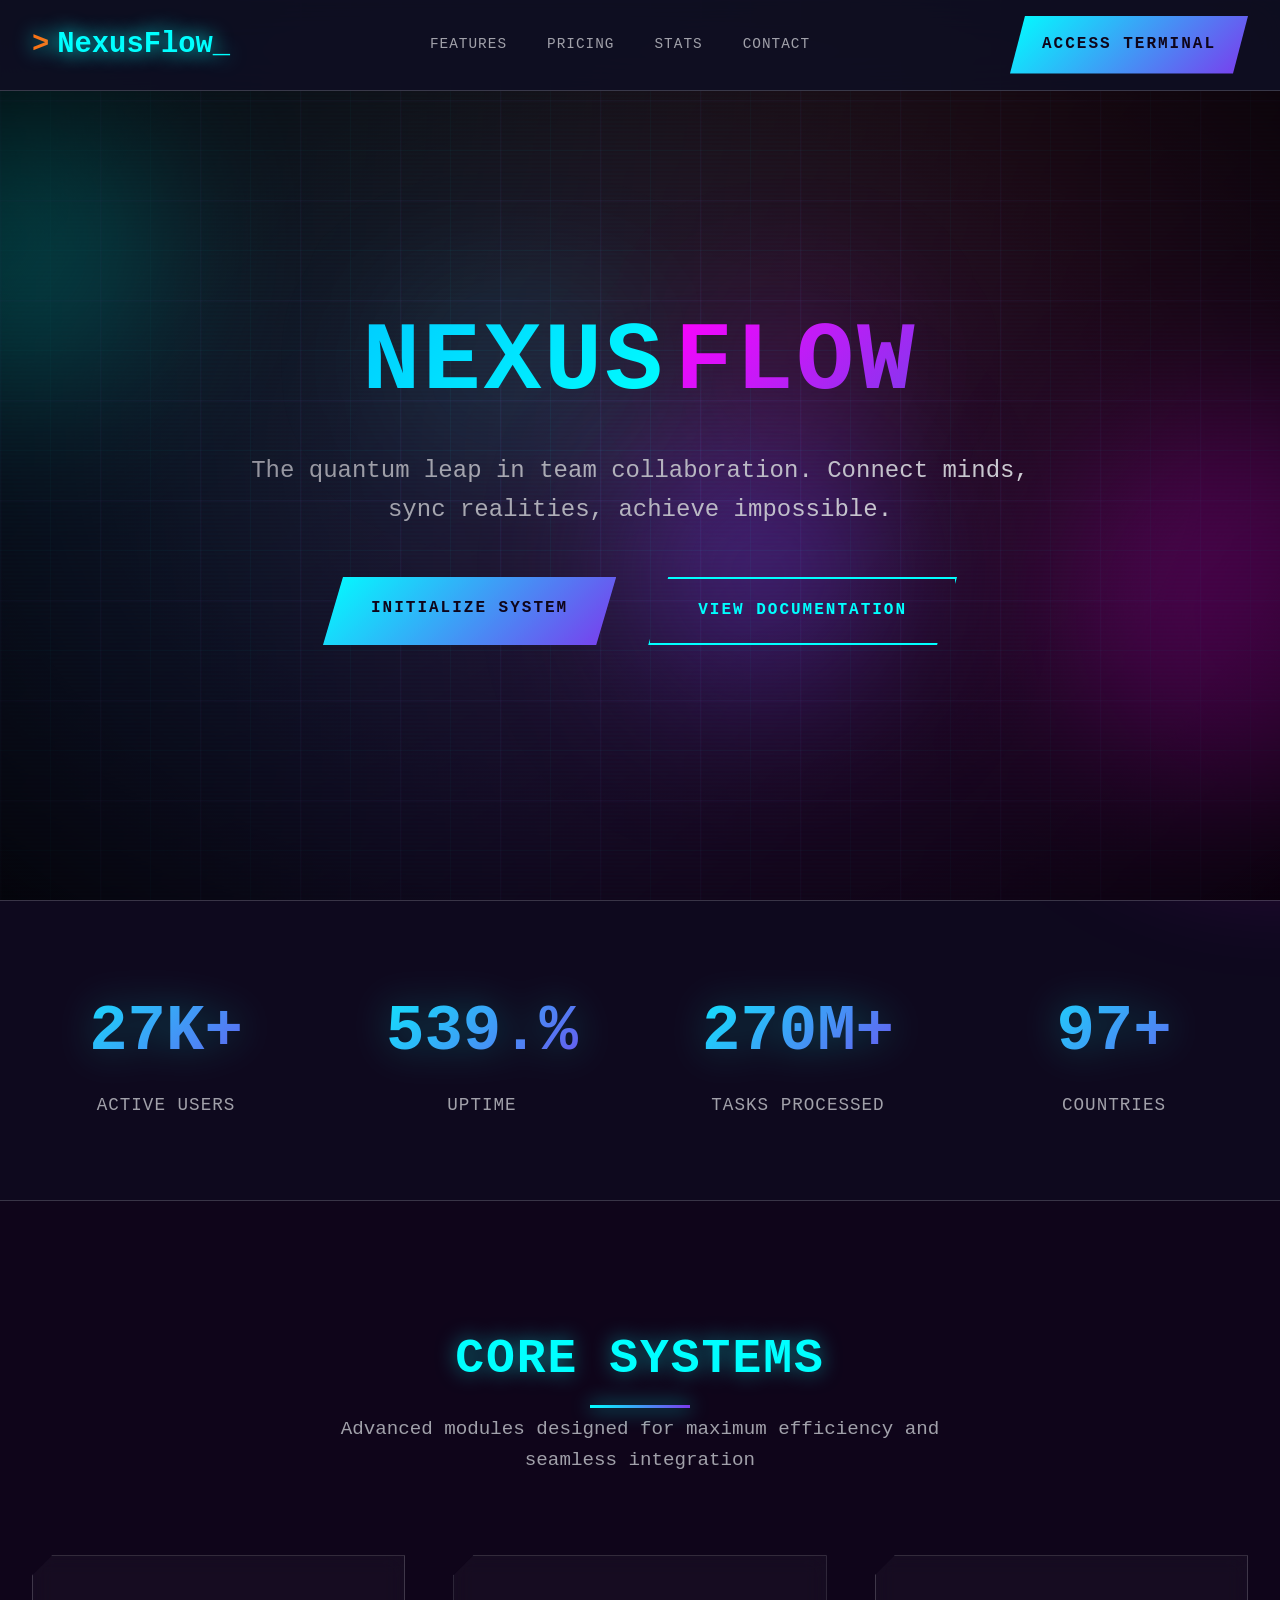
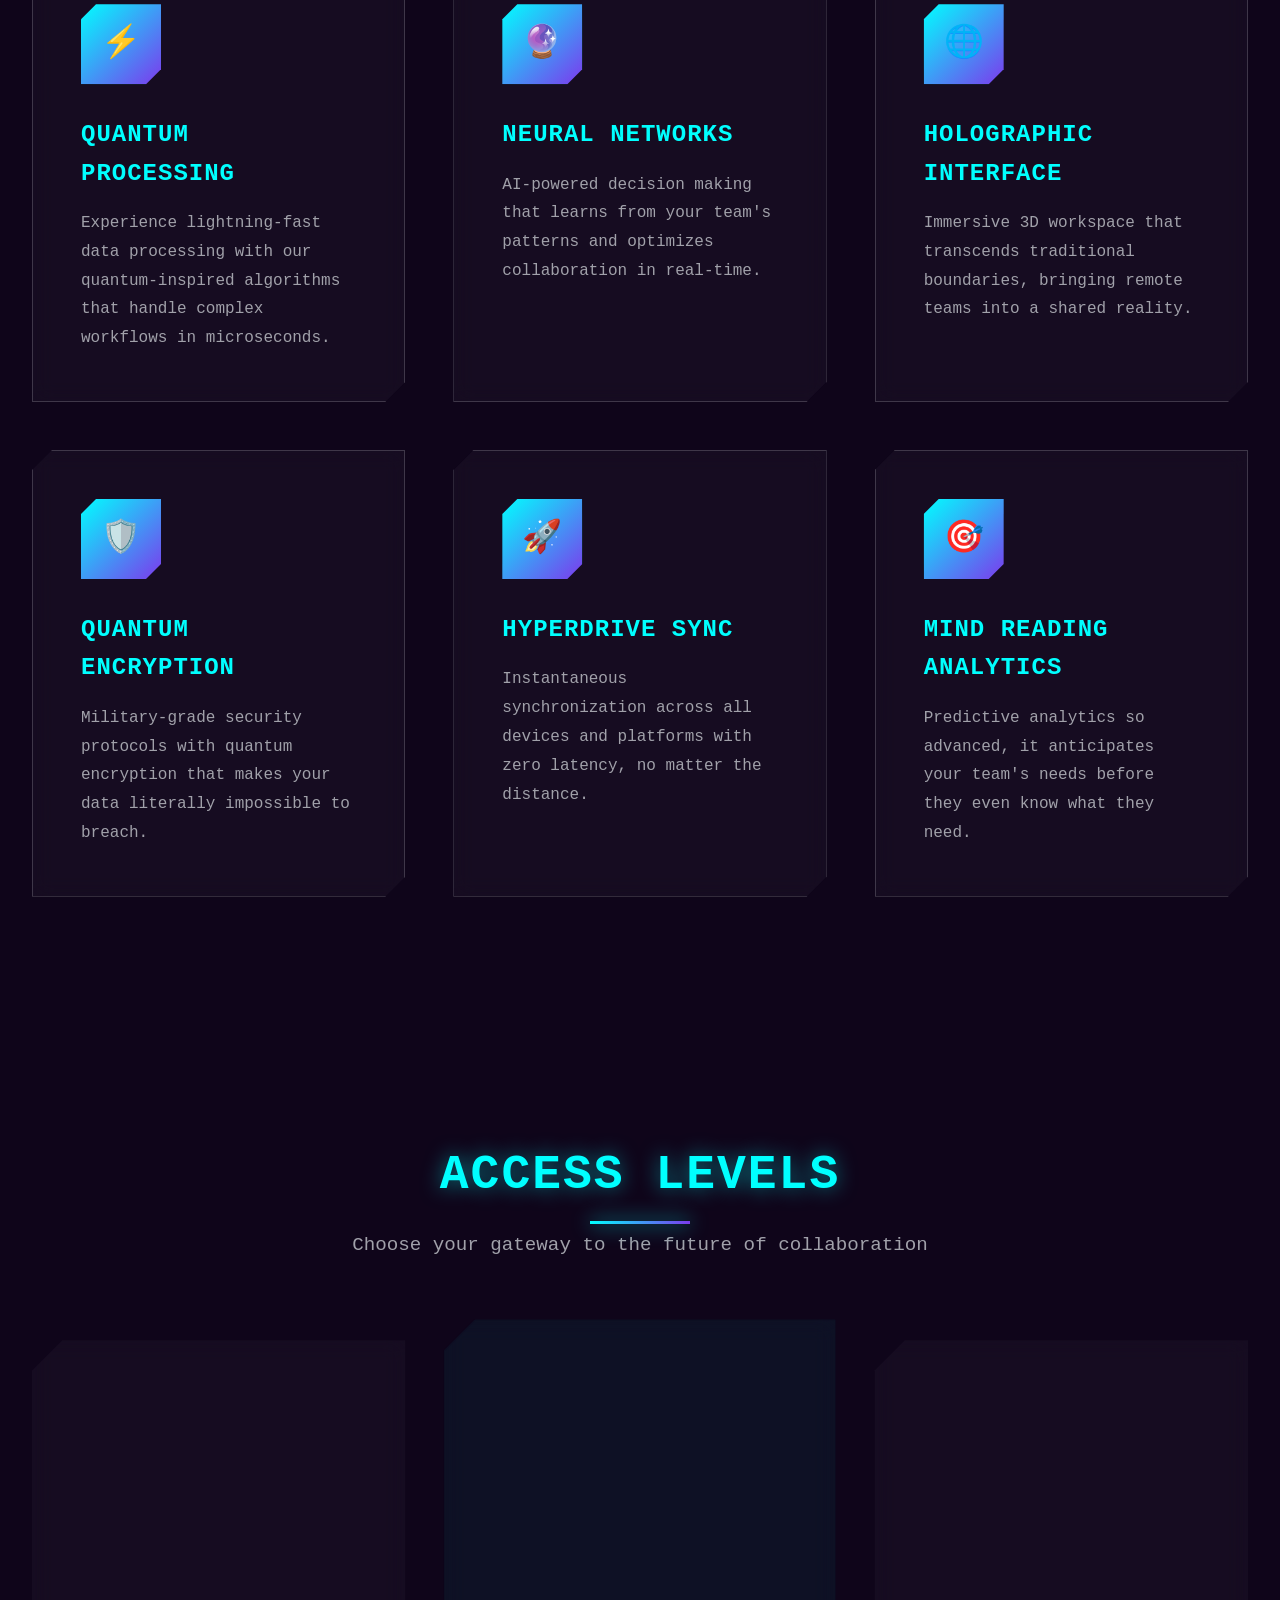
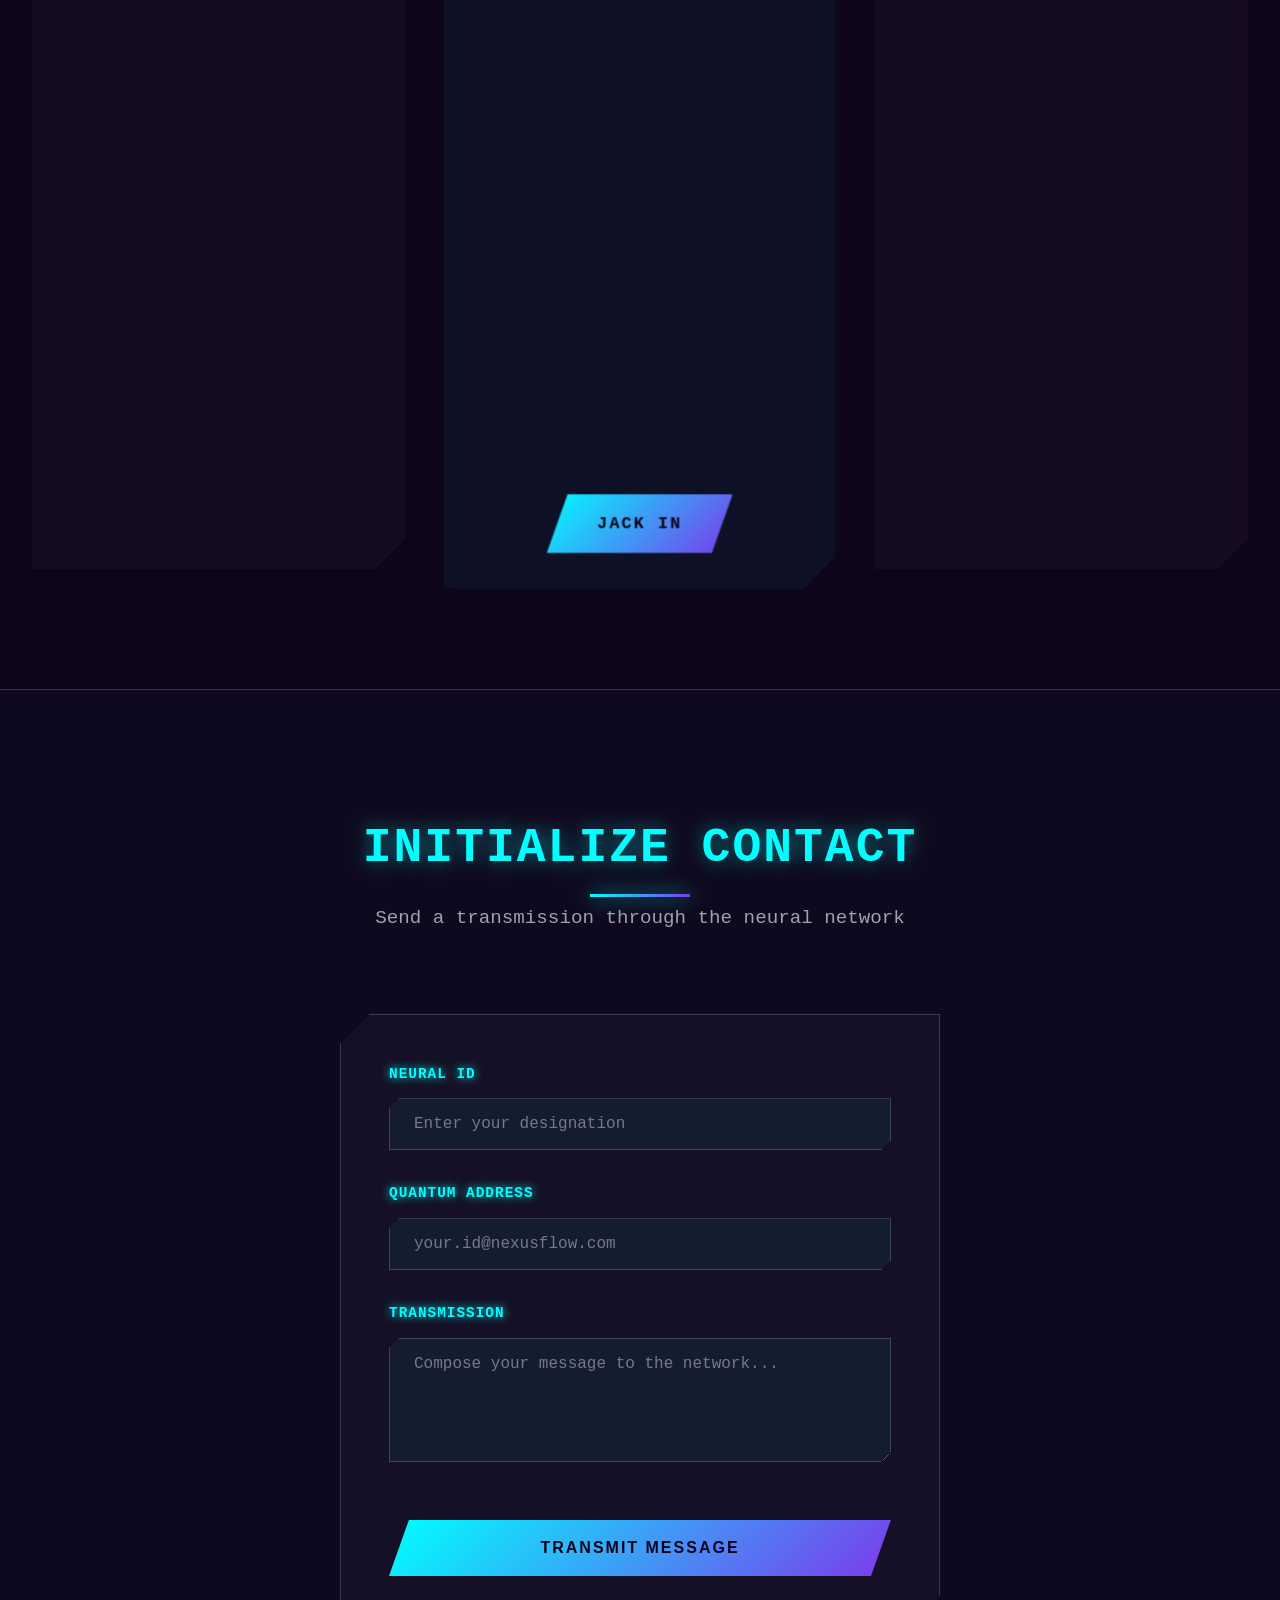
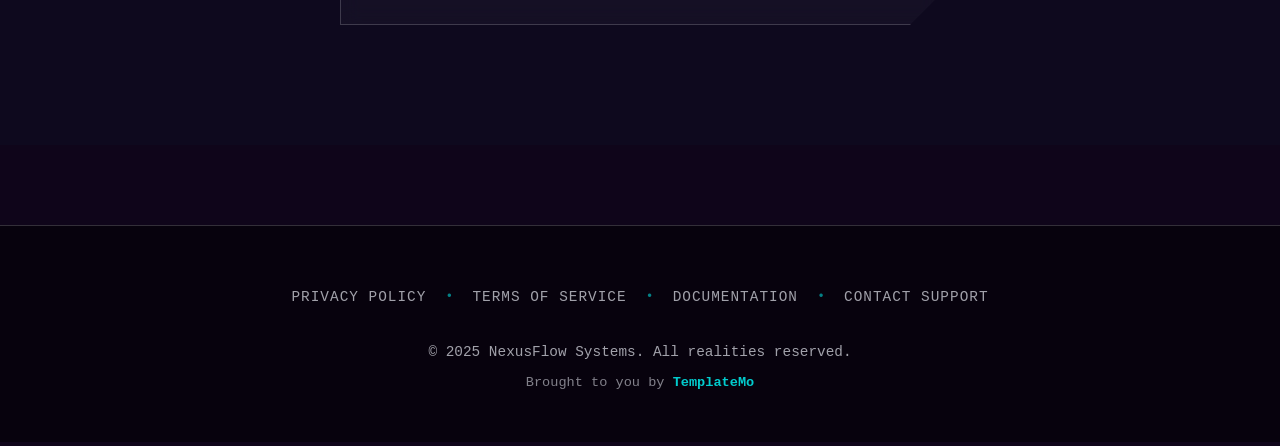
<file: Day-3/templatemo_594_nexus_flow/index.html>
<!DOCTYPE html>
<html lang="en">
<head>
    <meta charset="UTF-8">
    <meta name="viewport" content="width=device-width, initial-scale=1.0">
    <title>NexusFlow - The Future of Team Collaboration</title>
    <link href="templatemo-nexus-style.css" rel="stylesheet">
<!--

TemplateMo 594 nexus flow

https://templatemo.com/tm-594-nexus-flow

-->
</head>
<body id="top">
    <!-- Enhanced Background Elements -->
    <div class="cyber-bg">
        <div class="cyber-gradient"></div>
        <div class="matrix-rain" id="matrixRain"></div>
    </div>
    
    <div class="particles" id="particlesContainer"></div>
    
    <div class="data-streams" id="dataStreams"></div>
    
    <div class="orb orb1"></div>
    <div class="orb orb2"></div>
    <div class="orb orb3"></div>
    
    <div class="grid-overlay">
        <div class="grid-lines"></div>
        <div class="grid-glow"></div>
    </div>
    
    <div class="scanlines"></div>
    <div class="noise-overlay"></div>
    
    <!-- Navigation -->
    <nav>
        <div class="nav-container">
            <a href="#top" class="logo">NexusFlow</a>
            <ul class="nav-links">
                <li><a href="#features">Features</a></li>
                <li><a href="#pricing">Pricing</a></li>
                <li><a href="#stats">Stats</a></li>
                <li><a href="#contact">Contact</a></li>
            </ul>
            <div class="nav-bottom">
                <a href="#" class="cyber-button">Access Terminal</a>
            </div>
            <button class="mobile-menu-button" id="mobileMenuBtn">
                <div class="hamburger">
                    <span></span>
                    <span></span>
                    <span></span>
                </div>
            </button>
        </div>
    </nav>

    <!-- Mobile Menu -->
    <div class="mobile-menu-overlay" id="mobileMenuOverlay"></div>
    <div class="mobile-menu" id="mobileMenu">
        <div class="mobile-menu-header">
            <a href="#top" class="mobile-menu-logo">NexusFlow</a>
            <button class="mobile-menu-close" id="mobileMenuClose">✕</button>
        </div>
        <div class="mobile-menu-cta">
            <a href="#" class="cyber-button">Access Terminal</a>
        </div>
        <nav class="mobile-menu-nav">
            <ul>
                <li><a href="#features">Features</a></li>
                <li><a href="#pricing">Pricing</a></li>
                <li><a href="#stats">Stats</a></li>
                <li><a href="#contact">Contact</a></li>
            </ul>
        </nav>
    </div>

    <!-- Hero Section -->
    <section class="hero">
        <div class="hero-container">
            <h1 class="hero-title">
                <span class="hero-nexus">NEXUS</span><span class="hero-flow">FLOW</span>
            </h1>
            <p class="hero-subtitle">The quantum leap in team collaboration. Connect minds, sync realities, achieve impossible.</p>
            <div class="hero-buttons">
                <a href="#" class="btn-primary">Initialize System</a>
                <a href="#" class="btn-secondary">View Documentation</a>
            </div>
        </div>
    </section>

    <!-- Stats Section -->
    <section class="stats fade-up" id="stats">
        <div class="stats-container">
            <div class="stats-grid">
                <div class="stat-item">
                    <span class="stat-number">50K+</span>
                    <span class="stat-label">Active Users</span>
                </div>
                <div class="stat-item">
                    <span class="stat-number">99.9%</span>
                    <span class="stat-label">Uptime</span>
                </div>
                <div class="stat-item">
                    <span class="stat-number">500M+</span>
                    <span class="stat-label">Tasks Processed</span>
                </div>
                <div class="stat-item">
                    <span class="stat-number">180+</span>
                    <span class="stat-label">Countries</span>
                </div>
            </div>
        </div>
    </section>

    <!-- Features Section -->
    <section class="features fade-up" id="features">
        <div class="features-container">
            <div class="section-header">
                <h2 class="section-title">Core Systems</h2>
                <p class="section-subtitle">Advanced modules designed for maximum efficiency and seamless integration</p>
            </div>
            
            <div class="features-grid">
                <div class="feature-card">
                    <div class="feature-icon">⚡</div>
                    <h3>Quantum Processing</h3>
                    <p>Experience lightning-fast data processing with our quantum-inspired algorithms that handle complex workflows in microseconds.</p>
                </div>
                
                <div class="feature-card">
                    <div class="feature-icon">🔮</div>
                    <h3>Neural Networks</h3>
                    <p>AI-powered decision making that learns from your team's patterns and optimizes collaboration in real-time.</p>
                </div>
                
                <div class="feature-card">
                    <div class="feature-icon">🌐</div>
                    <h3>Holographic Interface</h3>
                    <p>Immersive 3D workspace that transcends traditional boundaries, bringing remote teams into a shared reality.</p>
                </div>
                
                <div class="feature-card">
                    <div class="feature-icon">🛡️</div>
                    <h3>Quantum Encryption</h3>
                    <p>Military-grade security protocols with quantum encryption that makes your data literally impossible to breach.</p>
                </div>
                
                <div class="feature-card">
                    <div class="feature-icon">🚀</div>
                    <h3>Hyperdrive Sync</h3>
                    <p>Instantaneous synchronization across all devices and platforms with zero latency, no matter the distance.</p>
                </div>
                
                <div class="feature-card">
                    <div class="feature-icon">🎯</div>
                    <h3>Mind Reading Analytics</h3>
                    <p>Predictive analytics so advanced, it anticipates your team's needs before they even know what they need.</p>
                </div>
            </div>
        </div>
    </section>

    <!-- Pricing Section -->
    <section class="pricing fade-up" id="pricing">
        <div class="pricing-container">
            <div class="section-header">
                <h2 class="section-title">Access Levels</h2>
                <p class="section-subtitle">Choose your gateway to the future of collaboration</p>
            </div>
            
            <div class="pricing-grid">
                <div class="pricing-card">
                    <div class="plan-name">Initiate</div>
                    <div class="plan-price">$49</div>
                    <div class="plan-period">per neural link</div>
                    <ul class="plan-features">
                        <li>Basic quantum processing</li>
                        <li>5 holographic workspaces</li>
                        <li>Standard encryption</li>
                        <li>Community support matrix</li>
                        <li>Reality sync enabled</li>
                    </ul>
                    <a href="#" class="btn-secondary">Enter System</a>
                </div>
                
                <div class="pricing-card featured">
                    <div class="plan-name">Nexus</div>
                    <div class="plan-price">$149</div>
                    <div class="plan-period">per neural link</div>
                    <ul class="plan-features">
                        <li>Advanced quantum algorithms</li>
                        <li>Unlimited holo-workspaces</li>
                        <li>Quantum encryption fortress</li>
                        <li>Priority neural support</li>
                        <li>Mind-reading analytics</li>
                        <li>Hyperdrive sync protocol</li>
                    </ul>
                    <a href="#" class="btn-primary">Jack In</a>
                </div>
                
                <div class="pricing-card">
                    <div class="plan-name">Transcend</div>
                    <div class="plan-price">$399</div>
                    <div class="plan-period">per neural link</div>
                    <ul class="plan-features">
                        <li>Infinite processing power</li>
                        <li>Custom reality matrices</li>
                        <li>Temporal encryption layers</li>
                        <li>Direct neural interface</li>
                        <li>Predictive consciousness</li>
                        <li>Quantum entanglement sync</li>
                    </ul>
                    <a href="#" class="btn-secondary">Ascend</a>
                </div>
            </div>
        </div>
    </section>

    <!-- Contact Section -->
    <section class="contact fade-up" id="contact">
        <div class="contact-container">
            <div class="section-header">
                <h2 class="section-title">Initialize Contact</h2>
                <p class="section-subtitle">Send a transmission through the neural network</p>
            </div>
            
            <div class="contact-form-wrapper">
                <div class="contact-form">
                    <div class="form-group">
                        <label for="name">Neural ID</label>
                        <input type="text" id="name" name="name" placeholder="Enter your designation" required>
                    </div>
                    
                    <div class="form-group">
                        <label for="email">Quantum Address</label>
                        <input type="email" id="email" name="email" placeholder="your.id@nexusflow.com" required>
                    </div>
                    
                    <div class="form-group">
                        <label for="message">Transmission</label>
                        <textarea id="message" name="message" rows="5" placeholder="Compose your message to the network..." required></textarea>
                    </div>
                    
                    <button type="submit" class="btn-primary btn-submit">Transmit Message</button>
                </div>
            </div>
        </div>
    </section>

    <!-- Footer -->
    <footer class="footer">
        <div class="footer-content">
            <div class="footer-links">
                <a href="#">Privacy Policy</a>
                <span class="footer-separator">•</span>
                <a href="#">Terms of Service</a>
                <span class="footer-separator">•</span>
                <a href="#">Documentation</a>
                <span class="footer-separator">•</span>
                <a href="#">Contact Support</a>
            </div>
            <div class="footer-bottom">
                <p>&copy; 2025 NexusFlow Systems. All realities reserved.</p>
                <p class="footer-credit">Brought to you by <a href="https://templatemo.com" target="_blank" rel="noopener nofollow">TemplateMo</a></p>
            </div>
        </div>
    </footer>

    <script src="templatemo-nexus-scripts.js"></script>
</body>
</html>
</file>
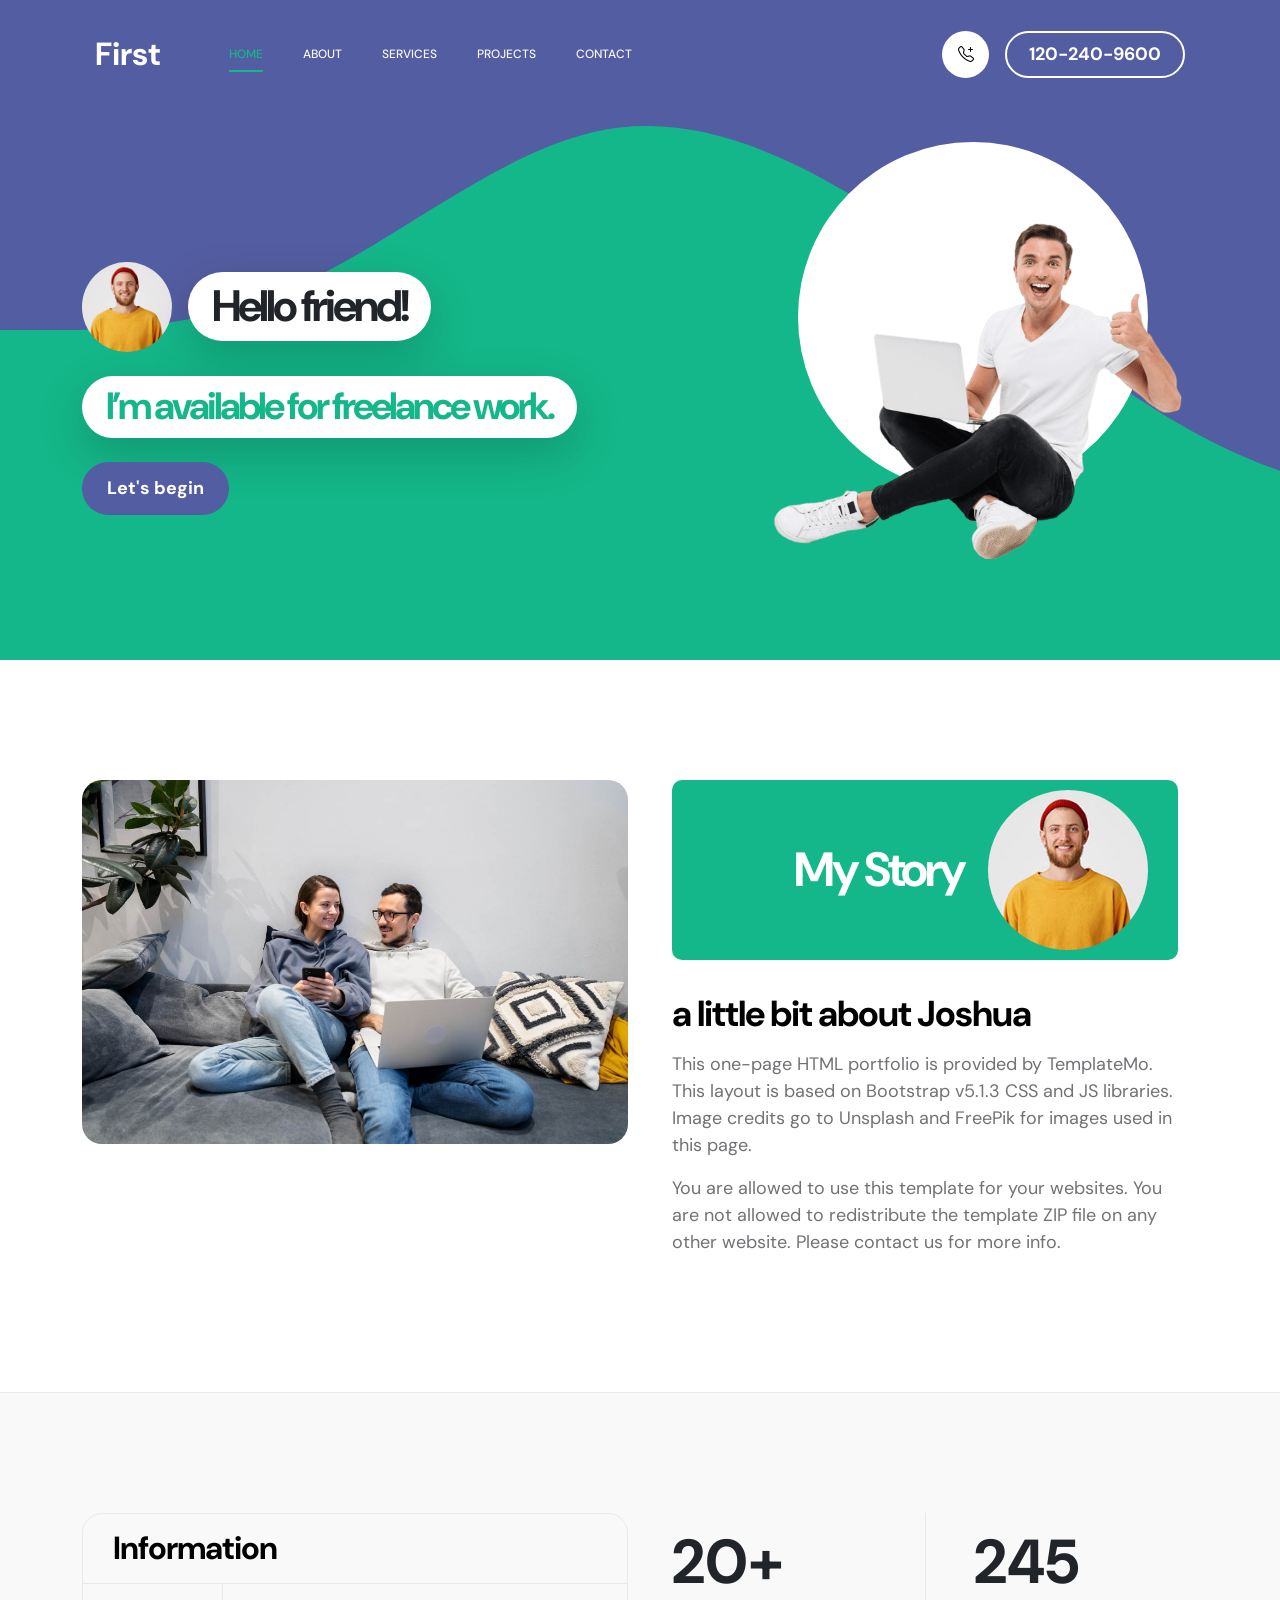
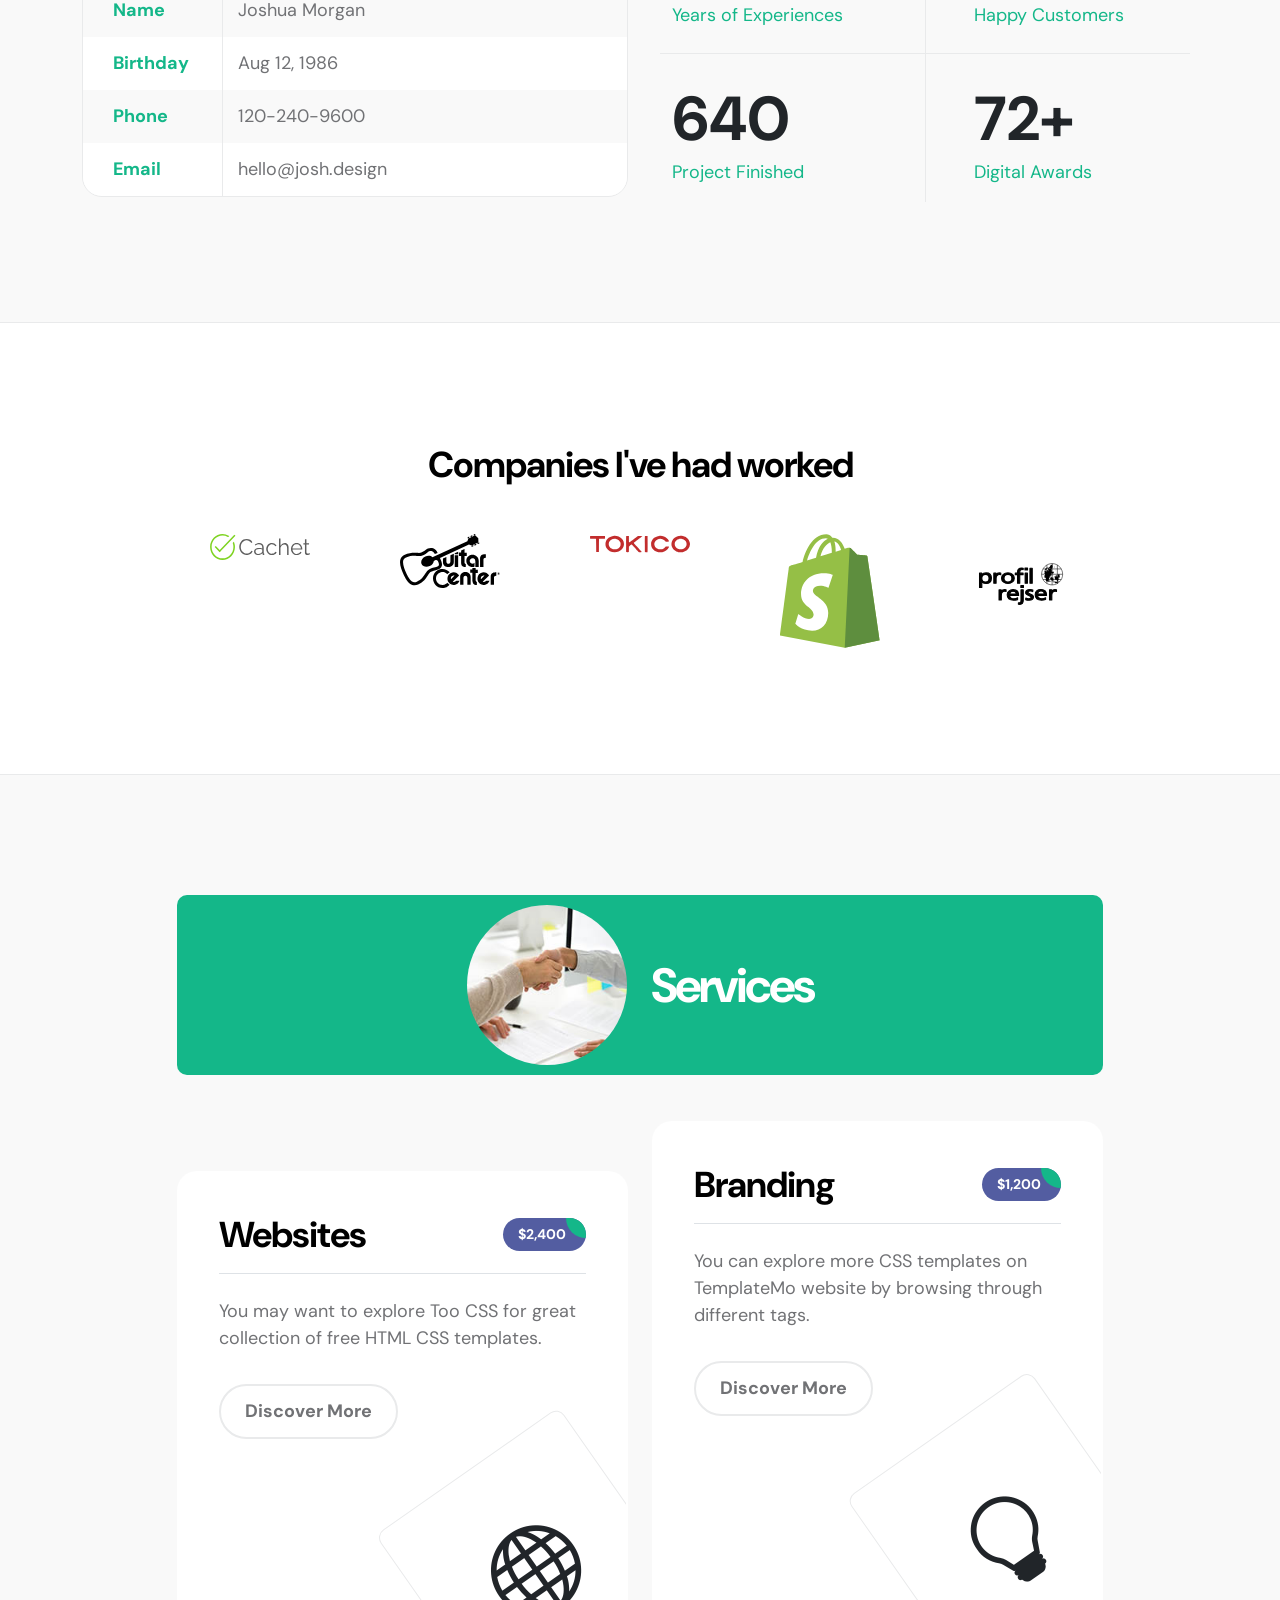
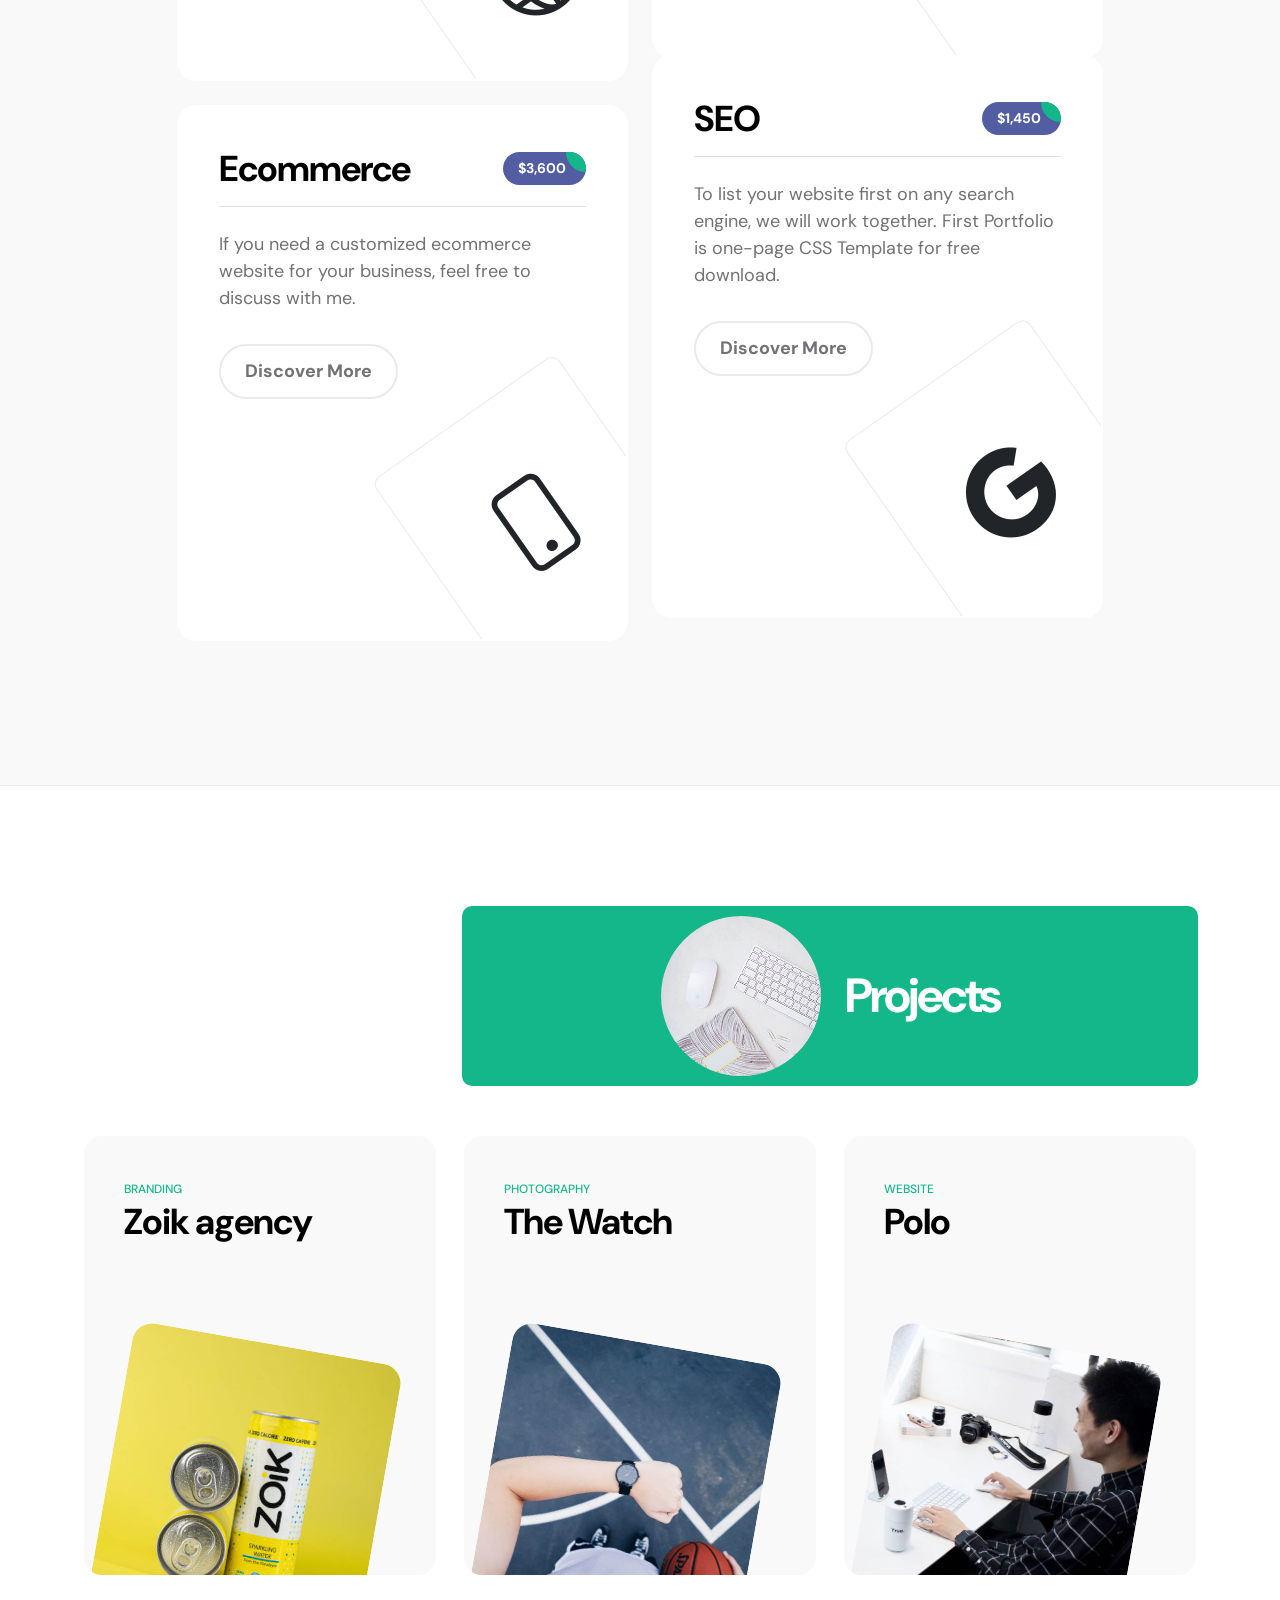
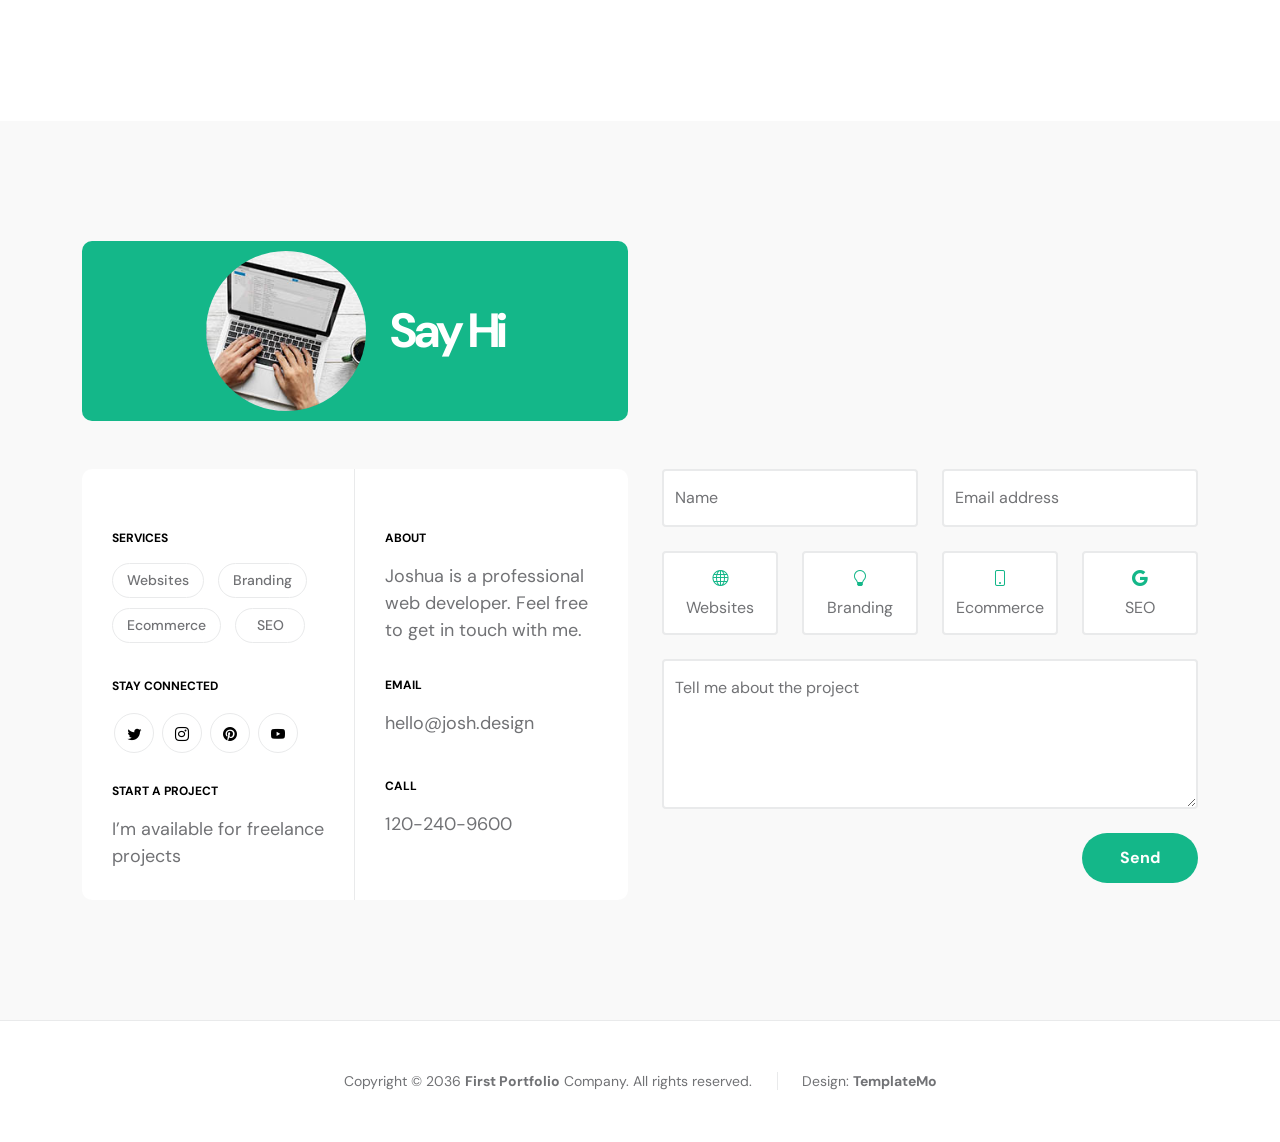
<file: Day-5/templatemo_578_first_portfolio/index.html>
<!doctype html>
<html lang="en">
    <head>
        <meta charset="utf-8">
        <meta name="viewport" content="width=device-width, initial-scale=1">

        <meta name="description" content="">
        <meta name="author" content="TemplateMo">

        <title>First Portfolio Bootstrap 5 Theme</title>

        <!-- CSS FILES -->
        <link rel="preconnect" href="https://fonts.googleapis.com">
        
        <link rel="preconnect" href="https://fonts.gstatic.com" crossorigin>
        
        <link href="https://fonts.googleapis.com/css2?family=DM+Sans:wght@400;500;700&display=swap" rel="stylesheet">

        <link href="css/bootstrap.min.css" rel="stylesheet">

        <link href="css/bootstrap-icons.css" rel="stylesheet">

        <link href="css/magnific-popup.css" rel="stylesheet">

        <link href="css/templatemo-first-portfolio-style.css" rel="stylesheet">
        
<!--

TemplateMo 578 First Portfolio

https://templatemo.com/tm-578-first-portfolio

-->
    </head>
    
    <body>

        <section class="preloader">
            <div class="spinner">
                <span class="spinner-rotate"></span>    
            </div>
        </section>

        <nav class="navbar navbar-expand-lg">
            <div class="container">

                <button class="navbar-toggler" type="button" data-bs-toggle="collapse" data-bs-target="#navbarNav" aria-controls="navbarNav" aria-expanded="false" aria-label="Toggle navigation">
                    <span class="navbar-toggler-icon"></span>
                </button>

                <a href="index.html" class="navbar-brand mx-auto mx-lg-0">First</a>

                <div class="d-flex align-items-center d-lg-none">
                    <i class="navbar-icon bi-telephone-plus me-3"></i>
                    <a class="custom-btn btn" href="#section_5">
                        120-240-9600
                    </a>
                </div>

                <div class="collapse navbar-collapse" id="navbarNav">
                    <ul class="navbar-nav ms-lg-5">
                        <li class="nav-item">
                            <a class="nav-link click-scroll" href="#section_1">Home</a>
                        </li>

                        <li class="nav-item">
                            <a class="nav-link click-scroll" href="#section_2">About</a>
                        </li>

                        <li class="nav-item">
                            <a class="nav-link click-scroll" href="#section_3">Services</a>
                        </li>

                        <li class="nav-item">
                            <a class="nav-link click-scroll" href="#section_4">Projects</a>
                        </li>

                        <li class="nav-item">
                            <a class="nav-link click-scroll" href="#section_5">Contact</a>
                        </li>
                    </ul>

                    <div class="d-lg-flex align-items-center d-none ms-auto">
                        <i class="navbar-icon bi-telephone-plus me-3"></i>
                        <a class="custom-btn btn" href="#section_5">
                            120-240-9600
                        </a>
                    </div>
                </div>

            </div>
        </nav>

        <main>

            <section class="hero d-flex justify-content-center align-items-center" id="section_1">
                <div class="container">
                    <div class="row">

                        <div class="col-lg-7 col-12">
                            <div class="hero-text">
                                <div class="hero-title-wrap d-flex align-items-center mb-4">
                                    <img src="images/happy-bearded-young-man.jpg" class="avatar-image avatar-image-large img-fluid" alt="">

                                    <h1 class="hero-title ms-3 mb-0">Hello friend!</h1>
                                </div>

                                <h2 class="mb-4">I’m available for freelance work.</h2>
                                <p class="mb-4"><a class="custom-btn btn custom-link" href="#section_2">Let's begin</a></p>
                            </div>
                        </div>

                        <div class="col-lg-5 col-12 position-relative">
                            <div class="hero-image-wrap"></div>
                            <img src="images/portrait-happy-excited-man-holding-laptop-computer.png" class="hero-image img-fluid" alt="">
                        </div>

                    </div>
                </div>

                <svg xmlns="http://www.w3.org/2000/svg" viewBox="0 0 1440 320"><path fill="#535da1" fill-opacity="1" d="M0,160L24,160C48,160,96,160,144,138.7C192,117,240,75,288,64C336,53,384,75,432,106.7C480,139,528,181,576,208C624,235,672,245,720,240C768,235,816,213,864,186.7C912,160,960,128,1008,133.3C1056,139,1104,181,1152,202.7C1200,224,1248,224,1296,197.3C1344,171,1392,117,1416,90.7L1440,64L1440,0L1416,0C1392,0,1344,0,1296,0C1248,0,1200,0,1152,0C1104,0,1056,0,1008,0C960,0,912,0,864,0C816,0,768,0,720,0C672,0,624,0,576,0C528,0,480,0,432,0C384,0,336,0,288,0C240,0,192,0,144,0C96,0,48,0,24,0L0,0Z"></path></svg>
            </section>


            <section class="about section-padding" id="section_2">
                <div class="container">
                    <div class="row">

                        <div class="col-lg-6 col-12">
                            <img src="images/couple-working-from-home-together-sofa.jpg" class="about-image img-fluid" alt="">
                        </div>

                        <div class="col-lg-6 col-12 mt-5 mt-lg-0">
                            <div class="about-thumb">

                                <div class="section-title-wrap d-flex justify-content-end align-items-center mb-4">
                                    <h2 class="text-white me-4 mb-0">My Story</h2>

                                    <img src="images/happy-bearded-young-man.jpg" class="avatar-image img-fluid" alt="">
                                </div>

                                <h3 class="pt-2 mb-3">a little bit about Joshua</h3>

                                <p>This one-page HTML portfolio is provided by <a href="https://templatemo.com" target="_blank">TemplateMo</a>. This layout is based on Bootstrap v5.1.3 CSS and JS libraries. Image credits go to <a href="https://unsplash.com" target="_blank">Unsplash</a> and <a href="https://freepik.com" target="_blank">FreePik</a> for images used in this page.</p>

                                <p>You are allowed to use this template for your websites. You are not allowed to redistribute the template ZIP file on any other website. Please <a href="https://templatemo.com/contact" target="_blank">contact us</a> for more info.</p>
                            </div>
                        </div>

                    </div>
                </div>
            </section>

            <section class="featured section-padding">
                <div class="container">
                    <div class="row">

                        <div class="col-lg-6 col-12">
                            <div class="profile-thumb">
                                <div class="profile-title">
                                    <h4 class="mb-0">Information</h4>
                                </div>

                                <div class="profile-body">
                                    <p>
                                        <span class="profile-small-title">Name</span> 
                                        <span>Joshua Morgan</span>
                                    </p>

                                    <p>
                                        <span class="profile-small-title">Birthday</span> 
                                        <span>Aug 12, 1986</span>
                                    </p>

                                    <p>
                                        <span class="profile-small-title">Phone</span> 
                                         <span><a href="tel: 305-240-9671">120-240-9600</a></span>
                                    </p>

                                    <p>
                                        <span class="profile-small-title">Email</span> 
                                        <span><a href="mailto:hello@josh.design">hello@josh.design</a></span>
                                    </p>
                                </div>
                            </div>
                        </div>

                        <div class="col-lg-6 col-12 mt-5 mt-lg-0">
                            <div class="about-thumb">
                                <div class="row">
                                    <div class="col-lg-6 col-6 featured-border-bottom py-2">
                                        <strong class="featured-numbers">20+</strong>

                                        <p class="featured-text">Years of Experiences</p>
                                    </div>

                                    <div class="col-lg-6 col-6 featured-border-start featured-border-bottom ps-5 py-2">
                                        <strong class="featured-numbers">245</strong>

                                        <p class="featured-text">Happy Customers</p>
                                    </div>

                                    <div class="col-lg-6 col-6 pt-4">
                                        <strong class="featured-numbers">640</strong>

                                        <p class="featured-text">Project Finished</p>
                                    </div>

                                    <div class="col-lg-6 col-6 featured-border-start ps-5 pt-4">
                                        <strong class="featured-numbers">72+</strong>

                                        <p class="featured-text">Digital Awards</p>
                                    </div>
                                </div>
                            </div>
                        </div>

                    </div>
                </div>
            </section>


            <section class="clients section-padding">
                <div class="container">
                    <div class="row align-items-center">

                        <div class="col-lg-12 col-12">
                            <h3 class="text-center mb-5">Companies I've had worked</h3>
                        </div>

                        <div class="col-lg-2 col-4 ms-auto clients-item-height">
                            <img src="images/clients/cachet.svg" class="clients-image img-fluid" alt="">
                        </div>

                        <div class="col-lg-2 col-4 clients-item-height">
                            <img src="images/clients/guitar-center.svg" class="clients-image img-fluid" alt="">
                        </div>

                        <div class="col-lg-2 col-4 clients-item-height">
                            <img src="images/clients/tokico.svg" class="clients-image img-fluid" alt="">
                        </div>

                        <div class="col-lg-2 col-4 clients-item-height">
                            <img src="images/clients/shopify.svg" class="clients-image img-fluid" alt="">
                        </div>

                        <div class="col-lg-2 col-4 me-auto clients-item-height">
                            <img src="images/clients/profil-rejser.svg" class="clients-image img-fluid" alt="">
                        </div>

                    </div>
                </div>
            </section>


            <section class="services section-padding" id="section_3">
                <div class="container">
                    <div class="row">

                        <div class="col-lg-10 col-12 mx-auto">
                            <div class="section-title-wrap d-flex justify-content-center align-items-center mb-5">
                                <img src="images/handshake-man-woman-after-signing-business-contract-closeup.jpg" class="avatar-image img-fluid" alt="">

                                <h2 class="text-white ms-4 mb-0">Services</h2>
                            </div>

                            <div class="row pt-lg-5">
                                <div class="col-lg-6 col-12">
                                    <div class="services-thumb">
                                        <div class="d-flex flex-wrap align-items-center border-bottom mb-4 pb-3">
                                            <h3 class="mb-0">Websites</h3>

                                            <div class="services-price-wrap ms-auto">
                                                <p class="services-price-text mb-0">$2,400</p>
                                                <div class="services-price-overlay"></div>
                                            </div>
                                        </div>

                                        <p>You may want to explore Too CSS for great collection of free HTML CSS templates.</p>

                                        <a href="#" class="custom-btn custom-border-btn btn mt-3">Discover More</a>

                                        <div class="services-icon-wrap d-flex justify-content-center align-items-center">
                                            <i class="services-icon bi-globe"></i>
                                        </div>
                                    </div>
                                </div>

                                <div class="col-lg-6 col-12">
                                    <div class="services-thumb services-thumb-up">
                                        <div class="d-flex flex-wrap align-items-center border-bottom mb-4 pb-3">
                                            <h3 class="mb-0">Branding</h3>

                                            <div class="services-price-wrap ms-auto">
                                                <p class="services-price-text mb-0">$1,200</p>
                                                <div class="services-price-overlay"></div>
                                            </div>
                                        </div>

                                        <p>You can explore more CSS templates on TemplateMo website by browsing through different tags.</p>

                                        <a href="#" class="custom-btn custom-border-btn btn mt-3">Discover More</a>

                                        <div class="services-icon-wrap d-flex justify-content-center align-items-center">
                                            <i class="services-icon bi-lightbulb"></i>
                                        </div>
                                    </div>
                                </div>

                                <div class="col-lg-6 col-12">
                                    <div class="services-thumb">
                                        <div class="d-flex flex-wrap align-items-center border-bottom mb-4 pb-3">
                                            <h3 class="mb-0">Ecommerce</h3>

                                            <div class="services-price-wrap ms-auto">
                                                <p class="services-price-text mb-0">$3,600</p>
                                                <div class="services-price-overlay"></div>
                                            </div>
                                        </div>

                                        <p>If you need a customized ecommerce website for your business, feel free to discuss with me.</p>

                                        <a href="#" class="custom-btn custom-border-btn btn mt-3">Discover More</a>

                                        <div class="services-icon-wrap d-flex justify-content-center align-items-center">
                                            <i class="services-icon bi-phone"></i>
                                        </div>
                                    </div>
                                </div>

                                <div class="col-lg-6 col-12">
                                    <div class="services-thumb services-thumb-up">
                                        <div class="d-flex flex-wrap align-items-center border-bottom mb-4 pb-3">
                                            <h3 class="mb-0">SEO</h3>

                                            <div class="services-price-wrap ms-auto">
                                                <p class="services-price-text mb-0">$1,450</p>
                                                <div class="services-price-overlay"></div>
                                            </div>
                                        </div>

                                        <p>To list your website first on any search engine, we will work together. First Portfolio is one-page CSS Template for free download.</p>

                                        <a href="#" class="custom-btn custom-border-btn btn mt-3">Discover More</a>

                                        <div class="services-icon-wrap d-flex justify-content-center align-items-center">
                                            <i class="services-icon bi-google"></i>
                                        </div>
                                    </div>
                                </div>
                            </div>
                        </div>
                    </div>
                </div>
            </section>


            <section class="projects section-padding" id="section_4">
                <div class="container">
                    <div class="row">

                        <div class="col-lg-8 col-md-8 col-12 ms-auto">
                            <div class="section-title-wrap d-flex justify-content-center align-items-center mb-4">
                                <img src="images/white-desk-work-study-aesthetics.jpg" class="avatar-image img-fluid" alt="">

                                <h2 class="text-white ms-4 mb-0">Projects</h2>
                            </div>
                        </div>

                        <div class="clearfix"></div>

                        <div class="col-lg-4 col-md-6 col-12">
                            <div class="projects-thumb">
                                <div class="projects-info">
                                    <small class="projects-tag">Branding</small>

                                    <h3 class="projects-title">Zoik agency</h3>
                                </div>

                                <a href="images/projects/nikhil-KO4io-eCAXA-unsplash.jpg" class="popup-image">
                                    <img src="images/projects/nikhil-KO4io-eCAXA-unsplash.jpg" class="projects-image img-fluid" alt="">
                                </a>
                            </div>
                        </div>

                        <div class="col-lg-4 col-md-6 col-12">
                            <div class="projects-thumb">
                                <div class="projects-info">
                                    <small class="projects-tag">Photography</small>

                                    <h3 class="projects-title">The Watch</h3>
                                </div>

                                <a href="images/projects/the-5th-IQYR7N67dhM-unsplash.jpg" class="popup-image">
                                    <img src="images/projects/the-5th-IQYR7N67dhM-unsplash.jpg" class="projects-image img-fluid" alt="">
                                </a>
                            </div>
                        </div>

                        <div class="col-lg-4 col-md-6 col-12">
                            <div class="projects-thumb">
                                <div class="projects-info">
                                    <small class="projects-tag">Website</small>

                                    <h3 class="projects-title">Polo</h3>
                                </div>

                                <a href="images/projects/true-agency-9Bjog5FZ-oc-unsplash.jpg" class="popup-image">
                                    <img src="images/projects/true-agency-9Bjog5FZ-oc-unsplash.jpg" class="projects-image img-fluid" alt="">
                                </a>
                            </div>
                        </div>

                    </div>
                </div>
            </section>

            <section class="contact section-padding" id="section_5">
                    <div class="container">
                        <div class="row">

                            <div class="col-lg-6 col-md-8 col-12">
                                <div class="section-title-wrap d-flex justify-content-center align-items-center mb-5">
                                    <img src="images/aerial-view-man-using-computer-laptop-wooden-table.jpg" class="avatar-image img-fluid" alt="">

                                    <h2 class="text-white ms-4 mb-0">Say Hi</h2>
                                </div>
                            </div>

                            <div class="clearfix"></div>

                            <div class="col-lg-3 col-md-6 col-12 pe-lg-0">
                                <div class="contact-info contact-info-border-start d-flex flex-column">
                                    <strong class="site-footer-title d-block mb-3">Services</strong>

                                    <ul class="footer-menu">
                                        <li class="footer-menu-item"><a href="#" class="footer-menu-link">Websites</a></li>

                                        <li class="footer-menu-item"><a href="#" class="footer-menu-link">Branding</a></li>

                                        <li class="footer-menu-item"><a href="#" class="footer-menu-link">Ecommerce</a></li>

                                        <li class="footer-menu-item"><a href="#" class="footer-menu-link">SEO</a></li>
                                    </ul>

                                    <strong class="site-footer-title d-block mt-4 mb-3">Stay connected</strong>

                                    <ul class="social-icon">
                                        <li class="social-icon-item"><a href="https://twitter.com/minthu" class="social-icon-link bi-twitter"></a></li>

                                        <li class="social-icon-item"><a href="#" class="social-icon-link bi-instagram"></a></li>

                                        <li class="social-icon-item"><a href="#" class="social-icon-link bi-pinterest"></a></li>

                                        <li class="social-icon-item"><a href="https://www.youtube.com/templatemo" class="social-icon-link bi-youtube"></a></li>
                                    </ul>

                                    <strong class="site-footer-title d-block mt-4 mb-3">Start a project</strong>

                                    <p class="mb-0">I’m available for freelance projects</p>
                                </div>
                            </div>

                            <div class="col-lg-3 col-md-6 col-12 ps-lg-0">
                                <div class="contact-info d-flex flex-column">
                                    <strong class="site-footer-title d-block mb-3">About</strong>

                                    <p class="mb-2">
                                        Joshua is a professional web developer. Feel free to get in touch with me.
                              </p>

                                    <strong class="site-footer-title d-block mt-4 mb-3">Email</strong>

                                    <p>
                                        <a href="mailto:hello@josh.design">
                                            hello@josh.design
                                        </a>
                                    </p>

                                    <strong class="site-footer-title d-block mt-4 mb-3">Call</strong>

                                    <p class="mb-0">
                                        <a href="tel: 120-240-9600">
                                            120-240-9600
                                        </a>
                                    </p>
                                </div>
                            </div>

                            <div class="col-lg-6 col-12 mt-5 mt-lg-0">
                                <form action="#" method="get" class="custom-form contact-form" role="form">
                                    <div class="row">
                                        <div class="col-lg-6 col-md-6 col-12">
                                            <div class="form-floating">
                                                <input type="text" name="name" id="name" class="form-control" placeholder="Name" required="">
                                                
                                                <label for="floatingInput">Name</label>
                                            </div>
                                        </div>

                                        <div class="col-lg-6 col-md-6 col-12"> 
                                            <div class="form-floating">
                                                <input type="email" name="email" id="email" pattern="[^ @]*@[^ @]*" class="form-control" placeholder="Email address" required="">
                                                
                                                <label for="floatingInput">Email address</label>
                                            </div>
                                        </div>

                                        <div class="col-lg-3 col-md-6 col-6">
                                            <div class="form-check form-check-inline">
                                                <input name="website" type="checkbox" class="form-check-input" id="inlineCheckbox1" value="1">

                                                <label class="form-check-label" for="inlineCheckbox1">
                                                    <i class="bi-globe form-check-icon"></i>
                                                    <span class="form-check-label-text">Websites</span>
                                                </label>
                                          </div>
                                        </div>

                                        <div class="col-lg-3 col-md-6 col-6">
                                            <div class="form-check form-check-inline">
                                                <input name="branding" type="checkbox" class="form-check-input" id="inlineCheckbox2" value="1">

                                                <label class="form-check-label" for="inlineCheckbox2">
                                                    <i class="bi-lightbulb form-check-icon"></i>
                                                    <span class="form-check-label-text">Branding</span>
                                                </label>
                                            </div>
                                        </div>

                                        <div class="col-lg-3 col-md-6 col-6">
                                            <div class="form-check form-check-inline">
                                                <input name="ecommerce" type="checkbox" class="form-check-input" id="inlineCheckbox3" value="1">

                                                <label class="form-check-label" for="inlineCheckbox3">
                                                    <i class="bi-phone form-check-icon"></i>
                                                    <span class="form-check-label-text">Ecommerce</span>
                                                </label>
                                            </div>
                                        </div>

                                        <div class="col-lg-3 col-md-6 col-6">
                                            <div class="form-check form-check-inline me-0">
                                                <input name="seo" type="checkbox" class="form-check-input" id="inlineCheckbox4" value="1">

                                                <label class="form-check-label" for="inlineCheckbox4">
                                                    <i class="bi-google form-check-icon"></i>
                                                    <span class="form-check-label-text">SEO</span>
                                                </label>
                                            </div>
                                        </div>

                                        <div class="col-lg-12 col-12">
                                            <div class="form-floating">
                                                <textarea class="form-control" id="message" name="message" placeholder="Tell me about the project"></textarea>
                                                
                                                <label for="floatingTextarea">Tell me about the project</label>
                                            </div>
                                        </div>

                                        <div class="col-lg-3 col-12 ms-auto">
                                            <button type="submit" class="form-control">Send</button>
                                        </div>

                                    </div>
                                </form>
                            </div>

                        </div>
                    </div>
                </div>
            </section>

        </main>

        <footer class="site-footer">
            <div class="container">
                <div class="row">

                    <div class="col-lg-12 col-12">
                        <div class="copyright-text-wrap">
                            <p class="mb-0">
                                <span class="copyright-text">Copyright © 2036 <a href="#">First Portfolio</a> Company. All rights reserved.</span>
                                Design: 
                                <a rel="sponsored" href="https://templatemo.com" target="_blank">TemplateMo</a>
                            </p>
                        </div>
                    </div>

                </div>
            </div>
        </footer>

        <!-- JAVASCRIPT FILES -->
        <script src="js/jquery.min.js"></script>
        <script src="js/bootstrap.min.js"></script>
        <script src="js/jquery.sticky.js"></script>
        <script src="js/click-scroll.js"></script>
        <script src="js/jquery.magnific-popup.min.js"></script>
        <script src="js/magnific-popup-options.js"></script>
        <script src="js/custom.js"></script>

    </body>
</html>
</file>
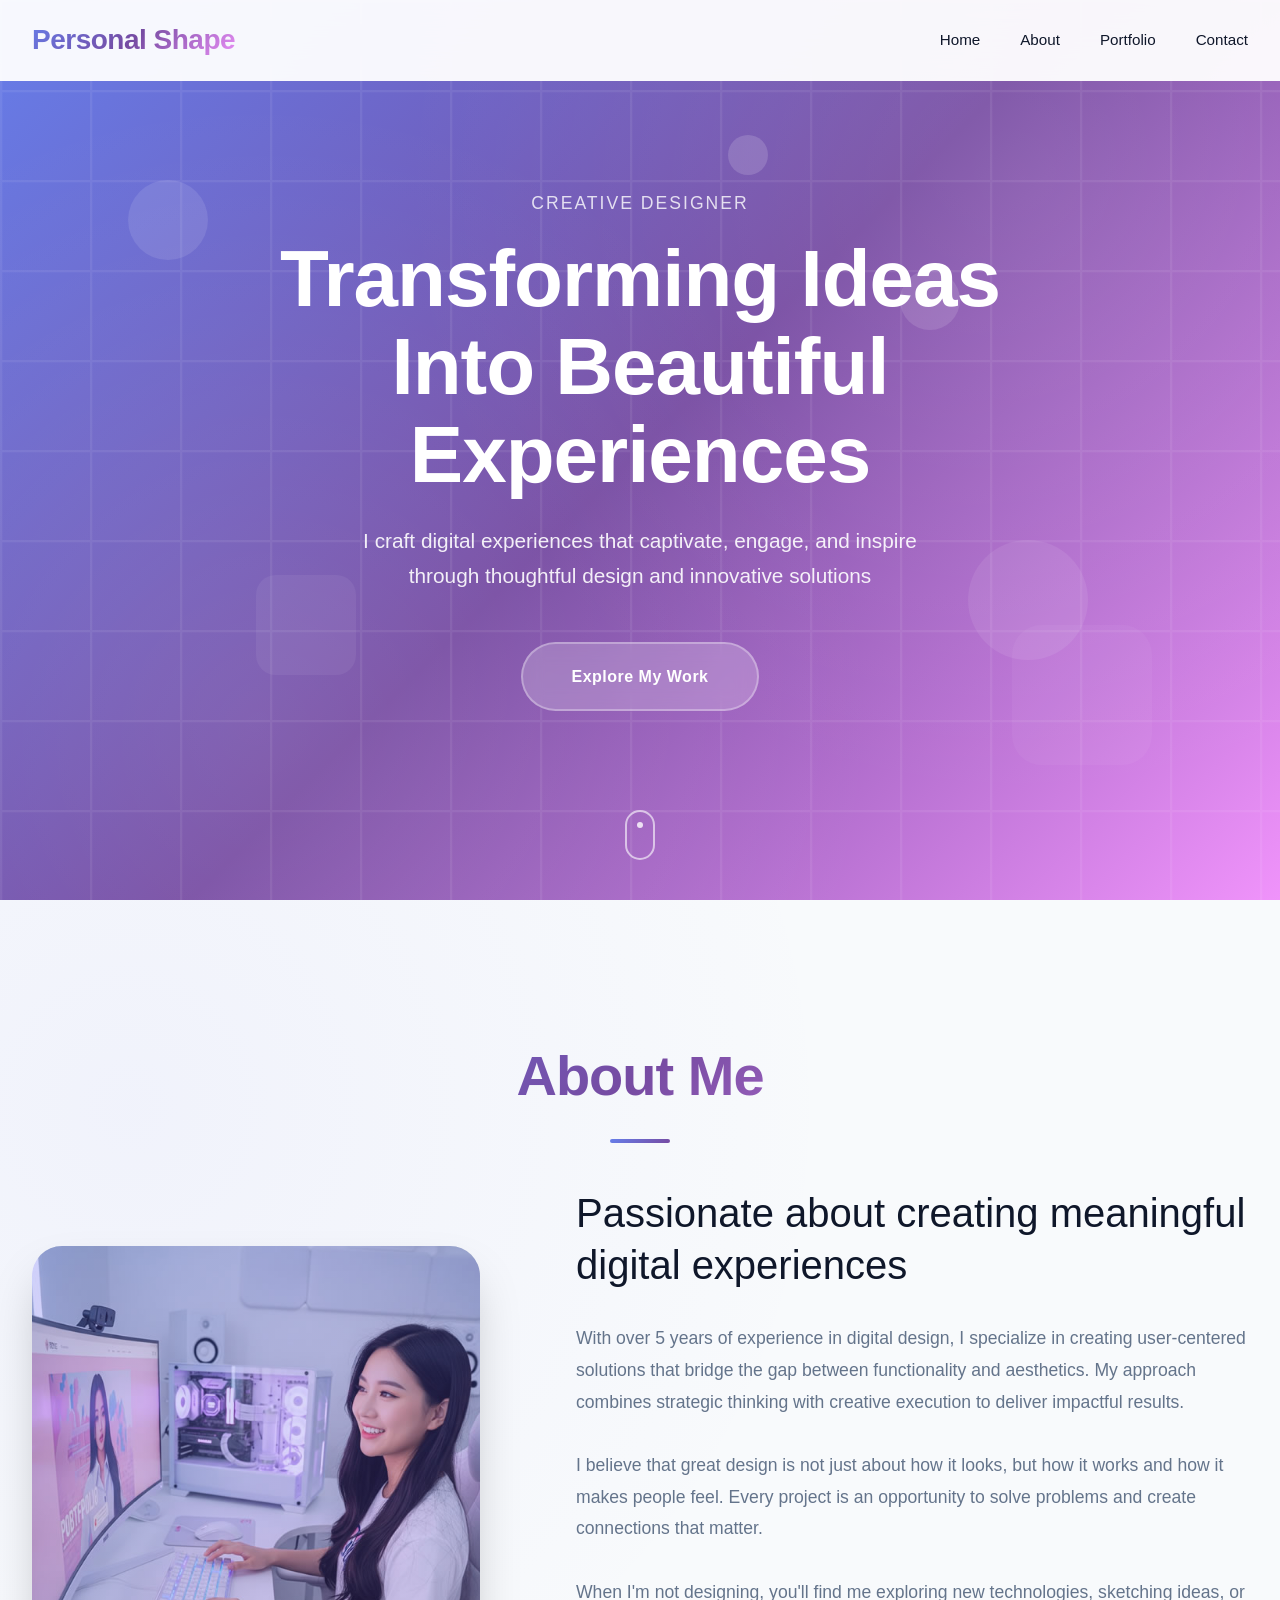
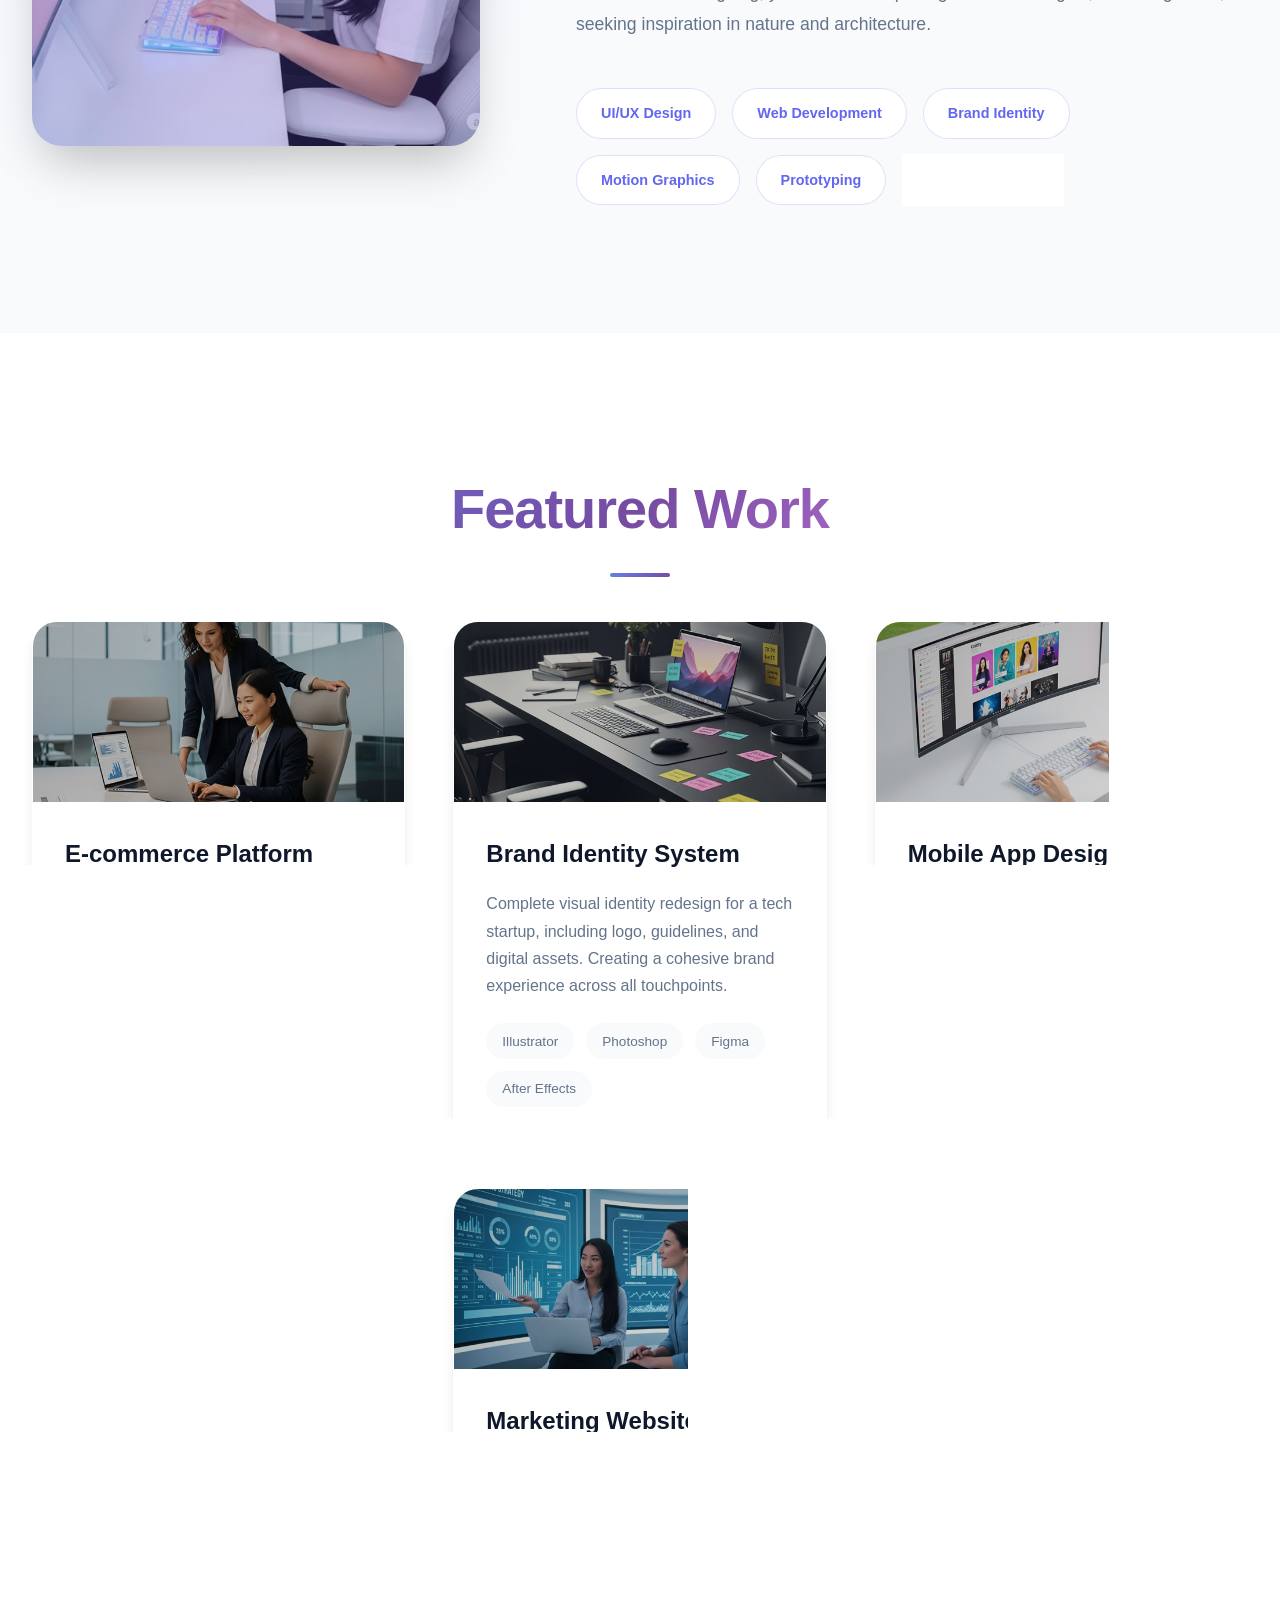
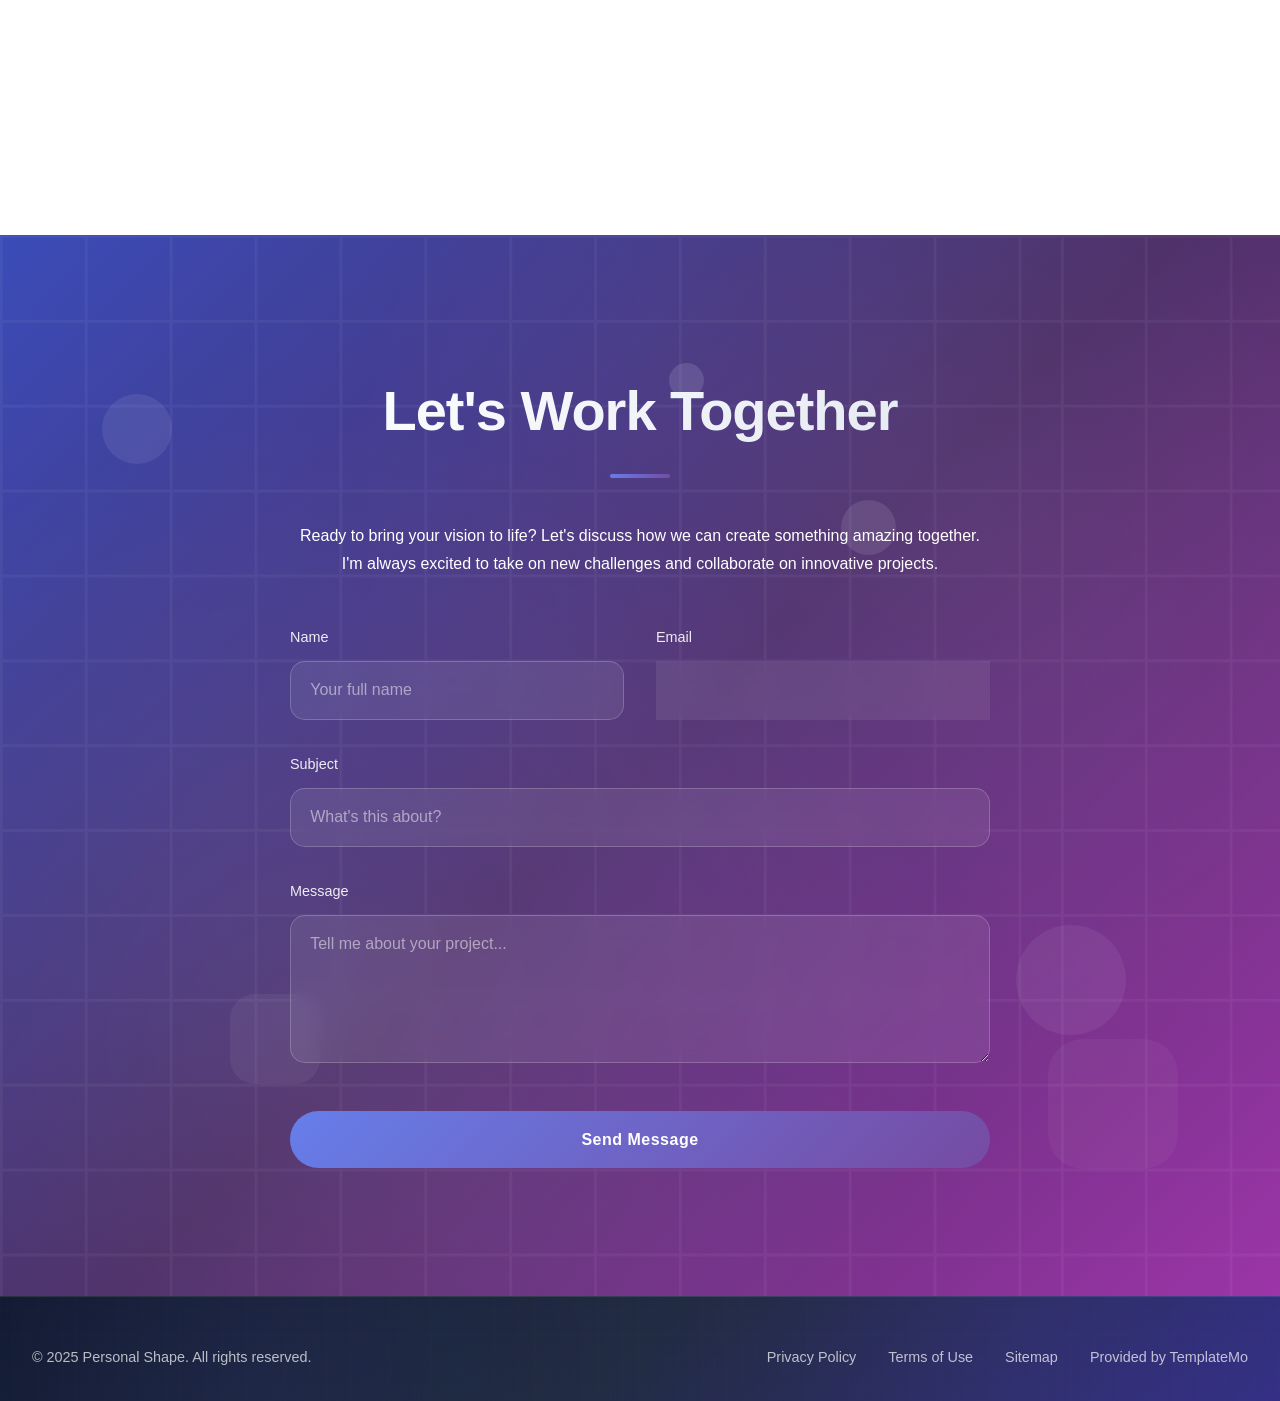
<file: Day-5/templatemo_593_personal_shape/index.html>
<!DOCTYPE html>
<html lang="en">
<head>
    <meta charset="UTF-8">
    <meta name="viewport" content="width=device-width, initial-scale=1.0">
    <title>Personal Shape - Creative Designer</title>
    <link href="templatemo-personal-style.css" rel="stylesheet">

<!--

TemplateMo 593 personal shape

https://templatemo.com/tm-593-personal-shape

-->
</head>
<body>
    <!-- Navigation -->
    <nav id="navbar">
        <div class="nav-container">
            <div class="logo">Personal Shape</div>
            <ul class="nav-links">
                <li><a href="#home">Home</a></li>
                <li><a href="#about">About</a></li>
                <li><a href="#portfolio">Portfolio</a></li>
                <li><a href="#contact">Contact</a></li>
            </ul>
            <div class="mobile-menu-toggle" id="mobileMenuToggle">
                <div class="hamburger"></div>
                <div class="hamburger"></div>
                <div class="hamburger"></div>
            </div>
        </div>
    </nav>

    <!-- Mobile Menu -->
    <div class="mobile-menu" id="mobileMenu">
        <ul class="mobile-nav-links">
            <li><a href="#home">Home</a></li>
            <li><a href="#about">About</a></li>
            <li><a href="#portfolio">Portfolio</a></li>
            <li><a href="#contact">Contact</a></li>
        </ul>
    </div>

    <!-- Hero Section -->
    <section id="home" class="hero">
        <div class="floating-shapes">
            <div class="shape shape-1"></div>
            <div class="shape shape-2"></div>
            <div class="shape shape-3"></div>
            <div class="shape shape-4"></div>
            <div class="shape shape-5"></div>
            <div class="shape shape-6"></div>
        </div>
        <div class="hero-content">
            <div class="hero-subtitle">Creative Designer</div>
            <h1>Transforming Ideas Into Beautiful Experiences</h1>
            <p class="subtitle">I craft digital experiences that captivate, engage, and inspire through thoughtful design and innovative solutions</p>
            <a href="#portfolio" class="cta-button">Explore My Work</a>
        </div>
        <div class="scroll-indicator" onclick="document.getElementById('about').scrollIntoView()"></div>
    </section>

    <!-- About Section -->
    <section id="about" class="about">
        <div class="container">
            <h2 class="section-title fade-in">About Me</h2>
            <div class="about-content">
                <div class="about-image slide-in-left"></div>
                <div class="about-text slide-in-right">
                    <h3>Passionate about creating meaningful digital experiences</h3>
                    <p>With over 5 years of experience in digital design, I specialize in creating user-centered solutions that bridge the gap between functionality and aesthetics. My approach combines strategic thinking with creative execution to deliver impactful results.</p>
                    <p>I believe that great design is not just about how it looks, but how it works and how it makes people feel. Every project is an opportunity to solve problems and create connections that matter.</p>
                    <p>When I'm not designing, you'll find me exploring new technologies, sketching ideas, or seeking inspiration in nature and architecture.</p>
                    <div class="skills">
                        <span class="skill-tag">UI/UX Design</span>
                        <span class="skill-tag">Web Development</span>
                        <span class="skill-tag">Brand Identity</span>
                        <span class="skill-tag">Motion Graphics</span>
                        <span class="skill-tag">Prototyping</span>
                        <span class="skill-tag">Design Systems</span>
                    </div>
                </div>
            </div>
        </div>
    </section>

    <!-- Portfolio Section -->
    <section id="portfolio" class="portfolio">
        <div class="container">
            <h2 class="section-title fade-in">Featured Work</h2>
            <div class="portfolio-grid">
                <div class="portfolio-item">
                    <div class="portfolio-image"></div>
                    <div class="portfolio-content">
                        <h4>E-commerce Platform</h4>
                        <p>A modern, responsive e-commerce solution with focus on user experience and conversion optimization. Built with scalability and performance in mind.</p>
                        <div class="portfolio-tech">
                            <span class="tech-tag">React</span>
                            <span class="tech-tag">Node.js</span>
                            <span class="tech-tag">MongoDB</span>
                            <span class="tech-tag">Stripe</span>
                        </div>
                    </div>
                </div>
                <div class="portfolio-item">
                    <div class="portfolio-image"></div>
                    <div class="portfolio-content">
                        <h4>Brand Identity System</h4>
                        <p>Complete visual identity redesign for a tech startup, including logo, guidelines, and digital assets. Creating a cohesive brand experience across all touchpoints.</p>
                        <div class="portfolio-tech">
                            <span class="tech-tag">Illustrator</span>
                            <span class="tech-tag">Photoshop</span>
                            <span class="tech-tag">Figma</span>
                            <span class="tech-tag">After Effects</span>
                        </div>
                    </div>
                </div>
                <div class="portfolio-item">
                    <div class="portfolio-image"></div>
                    <div class="portfolio-content">
                        <h4>Mobile App Design</h4>
                        <p>Intuitive mobile app interface for a fitness tracking application with focus on accessibility and user engagement through gamification.</p>
                        <div class="portfolio-tech">
                            <span class="tech-tag">Figma</span>
                            <span class="tech-tag">Principle</span>
                            <span class="tech-tag">React Native</span>
                            <span class="tech-tag">Lottie</span>
                        </div>
                    </div>
                </div>
                <div class="portfolio-item">
                    <div class="portfolio-image"></div>
                    <div class="portfolio-content">
                        <h4>Dashboard Interface</h4>
                        <p>Clean and functional dashboard design for data analytics platform with complex information architecture and real-time data visualization.</p>
                        <div class="portfolio-tech">
                            <span class="tech-tag">Vue.js</span>
                            <span class="tech-tag">D3.js</span>
                            <span class="tech-tag">SCSS</span>
                            <span class="tech-tag">Chart.js</span>
                        </div>
                    </div>
                </div>
                <div class="portfolio-item">
                    <div class="portfolio-image"></div>
                    <div class="portfolio-content">
                        <h4>Marketing Website</h4>
                        <p>Modern marketing website with interactive animations and optimized conversion funnels. Built for maximum performance and SEO.</p>
                        <div class="portfolio-tech">
                            <span class="tech-tag">Next.js</span>
                            <span class="tech-tag">Framer Motion</span>
                            <span class="tech-tag">Tailwind CSS</span>
                            <span class="tech-tag">Vercel</span>
                        </div>
                    </div>
                </div>
                <div class="portfolio-item">
                    <div class="portfolio-image"></div>
                    <div class="portfolio-content">
                        <h4>Creative Portfolio</h4>
                        <p>Artistic portfolio website featuring immersive galleries, smooth transitions, and creative storytelling for a digital artist.</p>
                        <div class="portfolio-tech">
                            <span class="tech-tag">React</span>
                            <span class="tech-tag">Three.js</span>
                            <span class="tech-tag">GSAP</span>
                            <span class="tech-tag">WebGL</span>
                        </div>
                    </div>
                </div>
            </div>
        </div>
    </section>

    <!-- Contact Section -->
    <section id="contact" class="contact">
        <div class="contact-floating-shapes">
            <div class="contact-shape contact-shape-1"></div>
            <div class="contact-shape contact-shape-2"></div>
            <div class="contact-shape contact-shape-3"></div>
            <div class="contact-shape contact-shape-4"></div>
            <div class="contact-shape contact-shape-5"></div>
            <div class="contact-shape contact-shape-6"></div>
        </div>
        <div class="container">
            <div class="contact-content">
                <h2 class="section-title fade-in">Let's Work Together</h2>
                <p class="fade-in">Ready to bring your vision to life? Let's discuss how we can create something amazing together. I'm always excited to take on new challenges and collaborate on innovative projects.</p>
                <form class="contact-form fade-in">
                    <div class="form-row">
                        <div class="form-group">
                            <label for="name">Name</label>
                            <input type="text" id="name" name="name" placeholder="Your full name" required>
                        </div>
                        <div class="form-group">
                            <label for="email">Email</label>
                            <input type="email" id="email" name="email" placeholder="your.email@example.com" required>
                        </div>
                    </div>
                    <div class="form-group">
                        <label for="subject">Subject</label>
                        <input type="text" id="subject" name="subject" placeholder="What's this about?" required>
                    </div>
                    <div class="form-group">
                        <label for="message">Message</label>
                        <textarea id="message" name="message" rows="6" placeholder="Tell me about your project..." required></textarea>
                    </div>
                    <button type="submit" class="submit-btn">Send Message</button>
                </form>
            </div>
        </div>
    </section>

    <!-- Footer -->
    <footer class="footer">
        <div class="container">
            <div class="footer-content">
                <div class="footer-left">
                    <p>&copy; 2025 Personal Shape. All rights reserved.</p>
                </div>
                <div class="footer-right">
                    <a href="#privacy">Privacy Policy</a>
                    <a href="#terms">Terms of Use</a>
                    <a href="#sitemap">Sitemap</a>
                    <a href="https://templatemo.com" target="_blank" rel="noopener nofollow">Provided by TemplateMo</a>
                </div>
            </div>
        </div>
    </footer>

<script src="templatemo-personal-javascripts.js"></script>

</body>
</html>
</file>
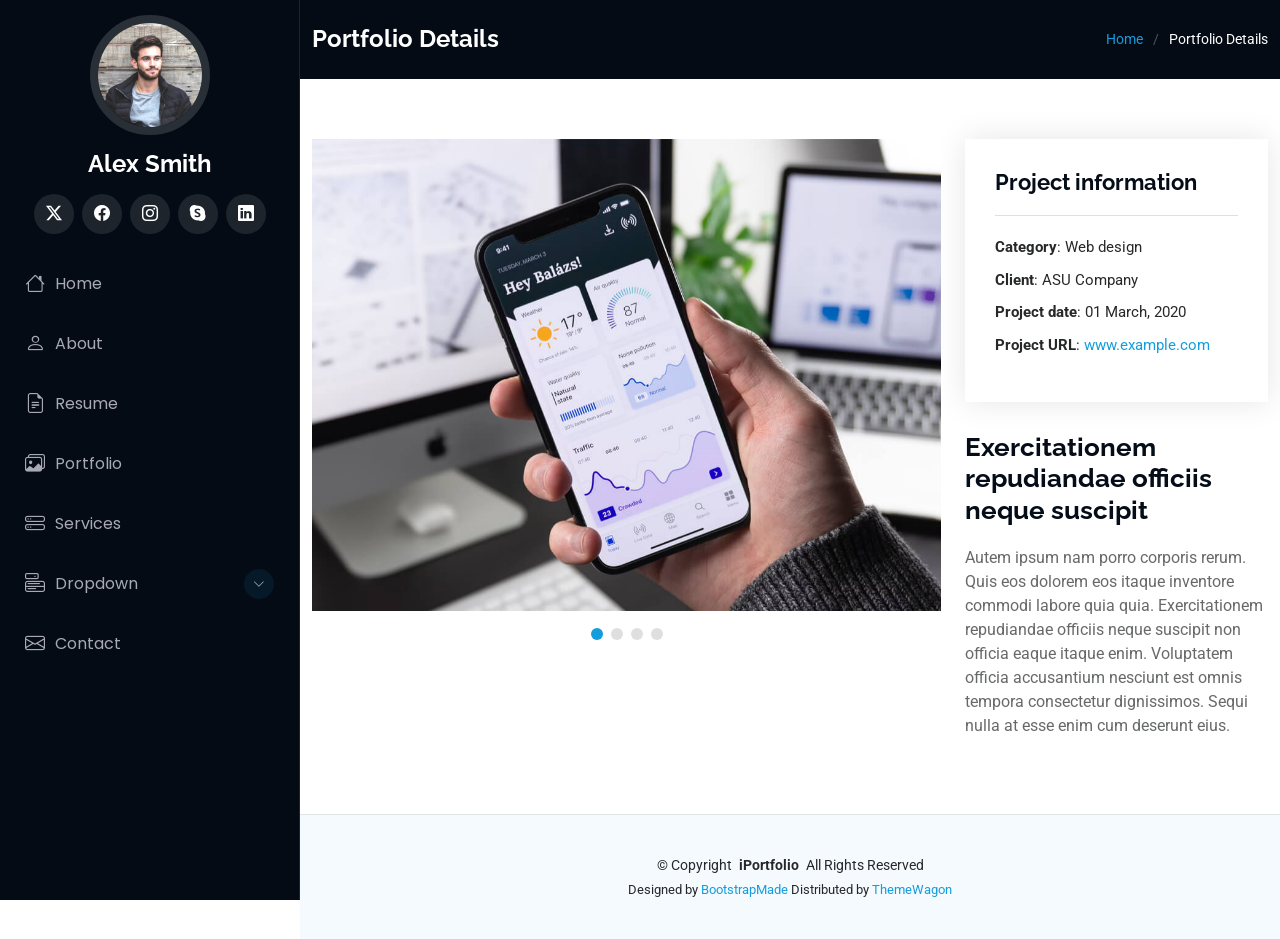
<file: Day-3/iPortfolio-1.0.0/portfolio-details.html>
<!DOCTYPE html>
<html lang="en">

<head>
  <meta charset="utf-8">
  <meta content="width=device-width, initial-scale=1.0" name="viewport">
  <title>Portfolio Details - iPortfolio Bootstrap Template</title>
  <meta content="" name="description">
  <meta content="" name="keywords">

  <!-- Favicons -->
  <link href="assets/img/favicon.png" rel="icon">
  <link href="assets/img/apple-touch-icon.png" rel="apple-touch-icon">

  <!-- Fonts -->
  <link href="https://fonts.googleapis.com" rel="preconnect">
  <link href="https://fonts.gstatic.com" rel="preconnect" crossorigin>
  <link href="https://fonts.googleapis.com/css2?family=Roboto:ital,wght@0,100;0,300;0,400;0,500;0,700;0,900;1,100;1,300;1,400;1,500;1,700;1,900&family=Poppins:ital,wght@0,100;0,200;0,300;0,400;0,500;0,600;0,700;0,800;0,900;1,100;1,200;1,300;1,400;1,500;1,600;1,700;1,800;1,900&family=Raleway:ital,wght@0,100;0,200;0,300;0,400;0,500;0,600;0,700;0,800;0,900;1,100;1,200;1,300;1,400;1,500;1,600;1,700;1,800;1,900&display=swap" rel="stylesheet">

  <!-- Vendor CSS Files -->
  <link href="assets/vendor/bootstrap/css/bootstrap.min.css" rel="stylesheet">
  <link href="assets/vendor/bootstrap-icons/bootstrap-icons.css" rel="stylesheet">
  <link href="assets/vendor/aos/aos.css" rel="stylesheet">
  <link href="assets/vendor/glightbox/css/glightbox.min.css" rel="stylesheet">
  <link href="assets/vendor/swiper/swiper-bundle.min.css" rel="stylesheet">

  <!-- Main CSS File -->
  <link href="assets/css/main.css" rel="stylesheet">

  <!-- =======================================================
  * Template Name: iPortfolio
  * Template URL: https://bootstrapmade.com/iportfolio-bootstrap-portfolio-websites-template/
  * Updated: Jun 29 2024 with Bootstrap v5.3.3
  * Author: BootstrapMade.com
  * License: https://bootstrapmade.com/license/
  ======================================================== -->
</head>

<body class="portfolio-details-page">

  <header id="header" class="header dark-background d-flex flex-column">
    <i class="header-toggle d-xl-none bi bi-list"></i>

    <div class="profile-img">
      <img src="assets/img/my-profile-img.jpg" alt="" class="img-fluid rounded-circle">
    </div>

    <a href="index.html" class="logo d-flex align-items-center justify-content-center">
      <!-- Uncomment the line below if you also wish to use an image logo -->
      <!-- <img src="assets/img/logo.png" alt=""> -->
      <h1 class="sitename">Alex Smith</h1>
    </a>

    <div class="social-links text-center">
      <a href="#" class="twitter"><i class="bi bi-twitter-x"></i></a>
      <a href="#" class="facebook"><i class="bi bi-facebook"></i></a>
      <a href="#" class="instagram"><i class="bi bi-instagram"></i></a>
      <a href="#" class="google-plus"><i class="bi bi-skype"></i></a>
      <a href="#" class="linkedin"><i class="bi bi-linkedin"></i></a>
    </div>

    <nav id="navmenu" class="navmenu">
      <ul>
        <li><a href="#hero"><i class="bi bi-house navicon"></i>Home</a></li>
        <li><a href="#about"><i class="bi bi-person navicon"></i> About</a></li>
        <li><a href="#resume"><i class="bi bi-file-earmark-text navicon"></i> Resume</a></li>
        <li><a href="#portfolio"><i class="bi bi-images navicon"></i> Portfolio</a></li>
        <li><a href="#services"><i class="bi bi-hdd-stack navicon"></i> Services</a></li>
        <li class="dropdown"><a href="#"><i class="bi bi-menu-button navicon"></i> <span>Dropdown</span> <i class="bi bi-chevron-down toggle-dropdown"></i></a>
          <ul>
            <li><a href="#">Dropdown 1</a></li>
            <li class="dropdown"><a href="#"><span>Deep Dropdown</span> <i class="bi bi-chevron-down toggle-dropdown"></i></a>
              <ul>
                <li><a href="#">Deep Dropdown 1</a></li>
                <li><a href="#">Deep Dropdown 2</a></li>
                <li><a href="#">Deep Dropdown 3</a></li>
                <li><a href="#">Deep Dropdown 4</a></li>
                <li><a href="#">Deep Dropdown 5</a></li>
              </ul>
            </li>
            <li><a href="#">Dropdown 2</a></li>
            <li><a href="#">Dropdown 3</a></li>
            <li><a href="#">Dropdown 4</a></li>
          </ul>
        </li>
        <li><a href="#contact"><i class="bi bi-envelope navicon"></i> Contact</a></li>
      </ul>
    </nav>

  </header>

  <main class="main">

    <!-- Page Title -->
    <div class="page-title dark-background">
      <div class="container d-lg-flex justify-content-between align-items-center">
        <h1 class="mb-2 mb-lg-0">Portfolio Details</h1>
        <nav class="breadcrumbs">
          <ol>
            <li><a href="index.html">Home</a></li>
            <li class="current">Portfolio Details</li>
          </ol>
        </nav>
      </div>
    </div><!-- End Page Title -->

    <!-- Portfolio Details Section -->
    <section id="portfolio-details" class="portfolio-details section">

      <div class="container" data-aos="fade-up" data-aos-delay="100">

        <div class="row gy-4">

          <div class="col-lg-8">
            <div class="portfolio-details-slider swiper init-swiper">

              <script type="application/json" class="swiper-config">
                {
                  "loop": true,
                  "speed": 600,
                  "autoplay": {
                    "delay": 5000
                  },
                  "slidesPerView": "auto",
                  "pagination": {
                    "el": ".swiper-pagination",
                    "type": "bullets",
                    "clickable": true
                  }
                }
              </script>

              <div class="swiper-wrapper align-items-center">

                <div class="swiper-slide">
                  <img src="assets/img/portfolio/app-1.jpg" alt="">
                </div>

                <div class="swiper-slide">
                  <img src="assets/img/portfolio/product-1.jpg" alt="">
                </div>

                <div class="swiper-slide">
                  <img src="assets/img/portfolio/branding-1.jpg" alt="">
                </div>

                <div class="swiper-slide">
                  <img src="assets/img/portfolio/books-1.jpg" alt="">
                </div>

              </div>
              <div class="swiper-pagination"></div>
            </div>
          </div>

          <div class="col-lg-4">
            <div class="portfolio-info" data-aos="fade-up" data-aos-delay="200">
              <h3>Project information</h3>
              <ul>
                <li><strong>Category</strong>: Web design</li>
                <li><strong>Client</strong>: ASU Company</li>
                <li><strong>Project date</strong>: 01 March, 2020</li>
                <li><strong>Project URL</strong>: <a href="#">www.example.com</a></li>
              </ul>
            </div>
            <div class="portfolio-description" data-aos="fade-up" data-aos-delay="300">
              <h2>Exercitationem repudiandae officiis neque suscipit</h2>
              <p>
                Autem ipsum nam porro corporis rerum. Quis eos dolorem eos itaque inventore commodi labore quia quia. Exercitationem repudiandae officiis neque suscipit non officia eaque itaque enim. Voluptatem officia accusantium nesciunt est omnis tempora consectetur dignissimos. Sequi nulla at esse enim cum deserunt eius.
              </p>
            </div>
          </div>

        </div>

      </div>

    </section><!-- /Portfolio Details Section -->

  </main>

  <footer id="footer" class="footer position-relative light-background">

    <div class="container">
      <div class="copyright text-center ">
        <p>© <span>Copyright</span> <strong class="px-1 sitename">iPortfolio</strong> <span>All Rights Reserved</span></p>
      </div>
      <div class="credits">
        <!-- All the links in the footer should remain intact. -->
        <!-- You can delete the links only if you've purchased the pro version. -->
        <!-- Licensing information: https://bootstrapmade.com/license/ -->
        <!-- Purchase the pro version with working PHP/AJAX contact form: [buy-url] -->
        Designed by <a href="https://bootstrapmade.com/">BootstrapMade</a> Distributed by <a href="https://themewagon.com">ThemeWagon</a>
      </div>
    </div>

  </footer>

  <!-- Scroll Top -->
  <a href="#" id="scroll-top" class="scroll-top d-flex align-items-center justify-content-center"><i class="bi bi-arrow-up-short"></i></a>

  <!-- Preloader -->
  <div id="preloader"></div>

  <!-- Vendor JS Files -->
  <script src="assets/vendor/bootstrap/js/bootstrap.bundle.min.js"></script>
  <script src="assets/vendor/php-email-form/validate.js"></script>
  <script src="assets/vendor/aos/aos.js"></script>
  <script src="assets/vendor/typed.js/typed.umd.js"></script>
  <script src="assets/vendor/purecounter/purecounter_vanilla.js"></script>
  <script src="assets/vendor/waypoints/noframework.waypoints.js"></script>
  <script src="assets/vendor/glightbox/js/glightbox.min.js"></script>
  <script src="assets/vendor/imagesloaded/imagesloaded.pkgd.min.js"></script>
  <script src="assets/vendor/isotope-layout/isotope.pkgd.min.js"></script>
  <script src="assets/vendor/swiper/swiper-bundle.min.js"></script>

  <!-- Main JS File -->
  <script src="assets/js/main.js"></script>

</body>

</html>
</file>
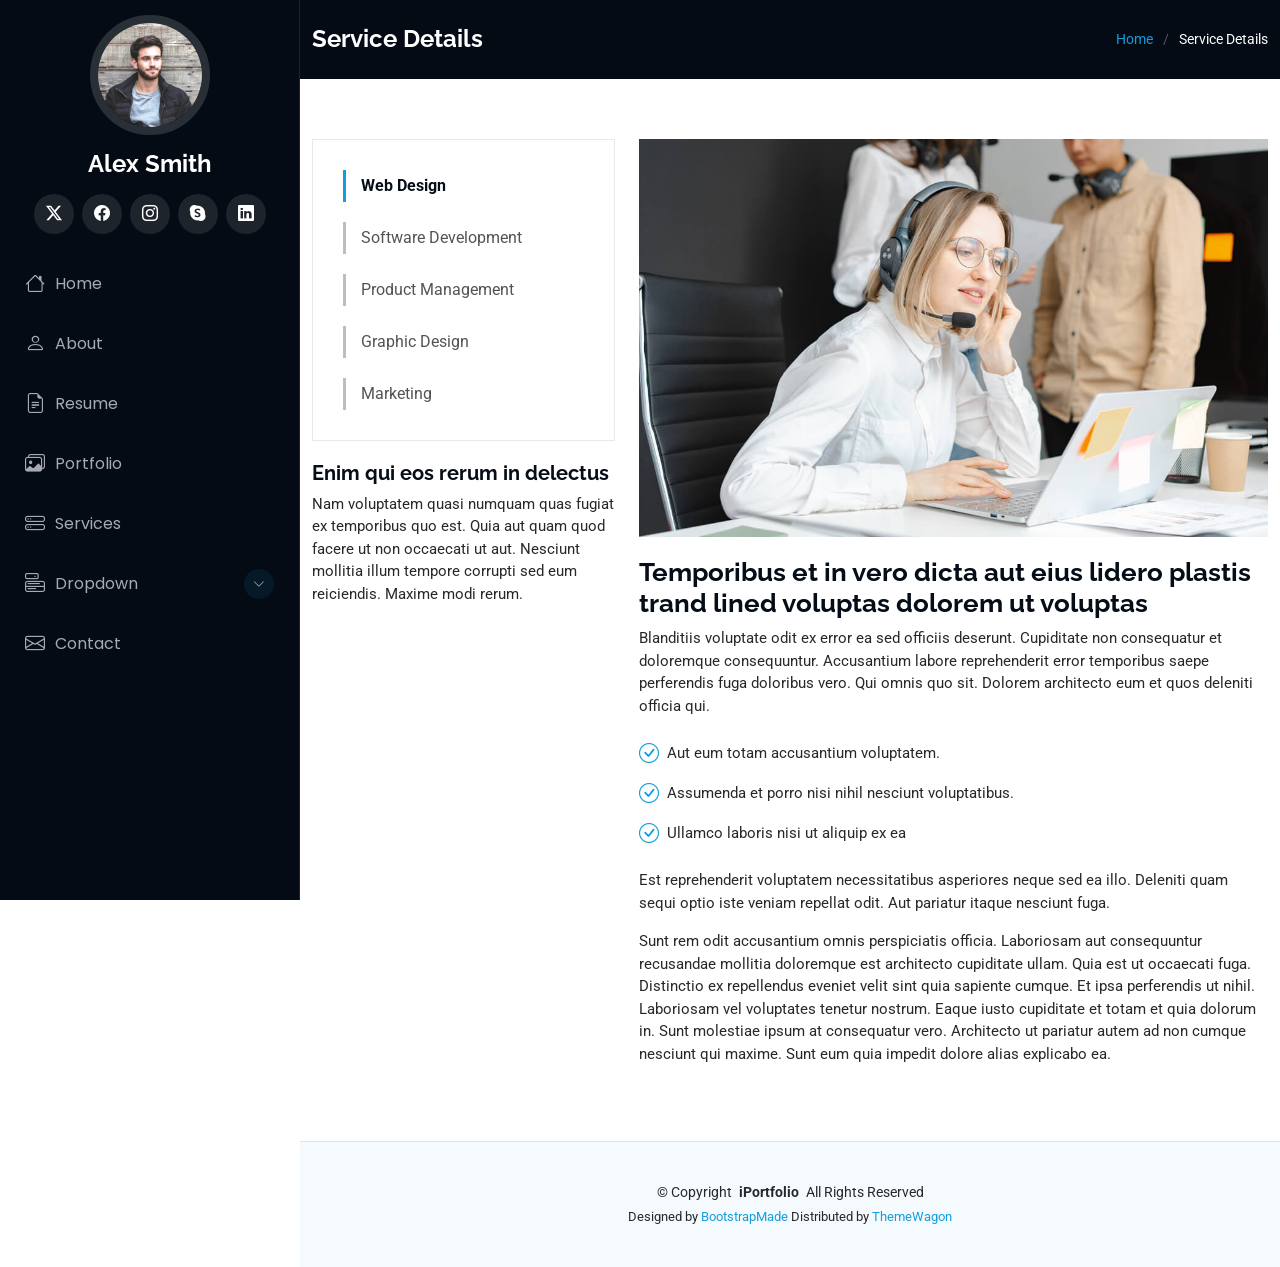
<file: Day-3/iPortfolio-1.0.0/service-details.html>
<!DOCTYPE html>
<html lang="en">

<head>
  <meta charset="utf-8">
  <meta content="width=device-width, initial-scale=1.0" name="viewport">
  <title>Service Details - iPortfolio Bootstrap Template</title>
  <meta content="" name="description">
  <meta content="" name="keywords">

  <!-- Favicons -->
  <link href="assets/img/favicon.png" rel="icon">
  <link href="assets/img/apple-touch-icon.png" rel="apple-touch-icon">

  <!-- Fonts -->
  <link href="https://fonts.googleapis.com" rel="preconnect">
  <link href="https://fonts.gstatic.com" rel="preconnect" crossorigin>
  <link href="https://fonts.googleapis.com/css2?family=Roboto:ital,wght@0,100;0,300;0,400;0,500;0,700;0,900;1,100;1,300;1,400;1,500;1,700;1,900&family=Poppins:ital,wght@0,100;0,200;0,300;0,400;0,500;0,600;0,700;0,800;0,900;1,100;1,200;1,300;1,400;1,500;1,600;1,700;1,800;1,900&family=Raleway:ital,wght@0,100;0,200;0,300;0,400;0,500;0,600;0,700;0,800;0,900;1,100;1,200;1,300;1,400;1,500;1,600;1,700;1,800;1,900&display=swap" rel="stylesheet">

  <!-- Vendor CSS Files -->
  <link href="assets/vendor/bootstrap/css/bootstrap.min.css" rel="stylesheet">
  <link href="assets/vendor/bootstrap-icons/bootstrap-icons.css" rel="stylesheet">
  <link href="assets/vendor/aos/aos.css" rel="stylesheet">
  <link href="assets/vendor/glightbox/css/glightbox.min.css" rel="stylesheet">
  <link href="assets/vendor/swiper/swiper-bundle.min.css" rel="stylesheet">

  <!-- Main CSS File -->
  <link href="assets/css/main.css" rel="stylesheet">

  <!-- =======================================================
  * Template Name: iPortfolio
  * Template URL: https://bootstrapmade.com/iportfolio-bootstrap-portfolio-websites-template/
  * Updated: Jun 29 2024 with Bootstrap v5.3.3
  * Author: BootstrapMade.com
  * License: https://bootstrapmade.com/license/
  ======================================================== -->
</head>

<body class="service-details-page">

  <header id="header" class="header dark-background d-flex flex-column">
    <i class="header-toggle d-xl-none bi bi-list"></i>

    <div class="profile-img">
      <img src="assets/img/my-profile-img.jpg" alt="" class="img-fluid rounded-circle">
    </div>

    <a href="index.html" class="logo d-flex align-items-center justify-content-center">
      <!-- Uncomment the line below if you also wish to use an image logo -->
      <!-- <img src="assets/img/logo.png" alt=""> -->
      <h1 class="sitename">Alex Smith</h1>
    </a>

    <div class="social-links text-center">
      <a href="#" class="twitter"><i class="bi bi-twitter-x"></i></a>
      <a href="#" class="facebook"><i class="bi bi-facebook"></i></a>
      <a href="#" class="instagram"><i class="bi bi-instagram"></i></a>
      <a href="#" class="google-plus"><i class="bi bi-skype"></i></a>
      <a href="#" class="linkedin"><i class="bi bi-linkedin"></i></a>
    </div>

    <nav id="navmenu" class="navmenu">
      <ul>
        <li><a href="#hero"><i class="bi bi-house navicon"></i>Home</a></li>
        <li><a href="#about"><i class="bi bi-person navicon"></i> About</a></li>
        <li><a href="#resume"><i class="bi bi-file-earmark-text navicon"></i> Resume</a></li>
        <li><a href="#portfolio"><i class="bi bi-images navicon"></i> Portfolio</a></li>
        <li><a href="#services"><i class="bi bi-hdd-stack navicon"></i> Services</a></li>
        <li class="dropdown"><a href="#"><i class="bi bi-menu-button navicon"></i> <span>Dropdown</span> <i class="bi bi-chevron-down toggle-dropdown"></i></a>
          <ul>
            <li><a href="#">Dropdown 1</a></li>
            <li class="dropdown"><a href="#"><span>Deep Dropdown</span> <i class="bi bi-chevron-down toggle-dropdown"></i></a>
              <ul>
                <li><a href="#">Deep Dropdown 1</a></li>
                <li><a href="#">Deep Dropdown 2</a></li>
                <li><a href="#">Deep Dropdown 3</a></li>
                <li><a href="#">Deep Dropdown 4</a></li>
                <li><a href="#">Deep Dropdown 5</a></li>
              </ul>
            </li>
            <li><a href="#">Dropdown 2</a></li>
            <li><a href="#">Dropdown 3</a></li>
            <li><a href="#">Dropdown 4</a></li>
          </ul>
        </li>
        <li><a href="#contact"><i class="bi bi-envelope navicon"></i> Contact</a></li>
      </ul>
    </nav>

  </header>

  <main class="main">

    <!-- Page Title -->
    <div class="page-title dark-background">
      <div class="container d-lg-flex justify-content-between align-items-center">
        <h1 class="mb-2 mb-lg-0">Service Details</h1>
        <nav class="breadcrumbs">
          <ol>
            <li><a href="index.html">Home</a></li>
            <li class="current">Service Details</li>
          </ol>
        </nav>
      </div>
    </div><!-- End Page Title -->

    <!-- Service Details Section -->
    <section id="service-details" class="service-details section">

      <div class="container">

        <div class="row gy-4">

          <div class="col-lg-4" data-aos="fade-up" data-aos-delay="100">
            <div class="services-list">
              <a href="#" class="active">Web Design</a>
              <a href="#">Software Development</a>
              <a href="#">Product Management</a>
              <a href="#">Graphic Design</a>
              <a href="#">Marketing</a>
            </div>

            <h4>Enim qui eos rerum in delectus</h4>
            <p>Nam voluptatem quasi numquam quas fugiat ex temporibus quo est. Quia aut quam quod facere ut non occaecati ut aut. Nesciunt mollitia illum tempore corrupti sed eum reiciendis. Maxime modi rerum.</p>
          </div>

          <div class="col-lg-8" data-aos="fade-up" data-aos-delay="200">
            <img src="assets/img/services.jpg" alt="" class="img-fluid services-img">
            <h3>Temporibus et in vero dicta aut eius lidero plastis trand lined voluptas dolorem ut voluptas</h3>
            <p>
              Blanditiis voluptate odit ex error ea sed officiis deserunt. Cupiditate non consequatur et doloremque consequuntur. Accusantium labore reprehenderit error temporibus saepe perferendis fuga doloribus vero. Qui omnis quo sit. Dolorem architecto eum et quos deleniti officia qui.
            </p>
            <ul>
              <li><i class="bi bi-check-circle"></i> <span>Aut eum totam accusantium voluptatem.</span></li>
              <li><i class="bi bi-check-circle"></i> <span>Assumenda et porro nisi nihil nesciunt voluptatibus.</span></li>
              <li><i class="bi bi-check-circle"></i> <span>Ullamco laboris nisi ut aliquip ex ea</span></li>
            </ul>
            <p>
              Est reprehenderit voluptatem necessitatibus asperiores neque sed ea illo. Deleniti quam sequi optio iste veniam repellat odit. Aut pariatur itaque nesciunt fuga.
            </p>
            <p>
              Sunt rem odit accusantium omnis perspiciatis officia. Laboriosam aut consequuntur recusandae mollitia doloremque est architecto cupiditate ullam. Quia est ut occaecati fuga. Distinctio ex repellendus eveniet velit sint quia sapiente cumque. Et ipsa perferendis ut nihil. Laboriosam vel voluptates tenetur nostrum. Eaque iusto cupiditate et totam et quia dolorum in. Sunt molestiae ipsum at consequatur vero. Architecto ut pariatur autem ad non cumque nesciunt qui maxime. Sunt eum quia impedit dolore alias explicabo ea.
            </p>
          </div>

        </div>

      </div>

    </section><!-- /Service Details Section -->

  </main>

  <footer id="footer" class="footer position-relative light-background">

    <div class="container">
      <div class="copyright text-center ">
        <p>© <span>Copyright</span> <strong class="px-1 sitename">iPortfolio</strong> <span>All Rights Reserved</span></p>
      </div>
      <div class="credits">
        <!-- All the links in the footer should remain intact. -->
        <!-- You can delete the links only if you've purchased the pro version. -->
        <!-- Licensing information: https://bootstrapmade.com/license/ -->
        <!-- Purchase the pro version with working PHP/AJAX contact form: [buy-url] -->
        Designed by <a href="https://bootstrapmade.com/">BootstrapMade</a> Distributed by <a href="https://themewagon.com">ThemeWagon</a>
      </div>
    </div>

  </footer>

  <!-- Scroll Top -->
  <a href="#" id="scroll-top" class="scroll-top d-flex align-items-center justify-content-center"><i class="bi bi-arrow-up-short"></i></a>

  <!-- Preloader -->
  <div id="preloader"></div>

  <!-- Vendor JS Files -->
  <script src="assets/vendor/bootstrap/js/bootstrap.bundle.min.js"></script>
  <script src="assets/vendor/php-email-form/validate.js"></script>
  <script src="assets/vendor/aos/aos.js"></script>
  <script src="assets/vendor/typed.js/typed.umd.js"></script>
  <script src="assets/vendor/purecounter/purecounter_vanilla.js"></script>
  <script src="assets/vendor/waypoints/noframework.waypoints.js"></script>
  <script src="assets/vendor/glightbox/js/glightbox.min.js"></script>
  <script src="assets/vendor/imagesloaded/imagesloaded.pkgd.min.js"></script>
  <script src="assets/vendor/isotope-layout/isotope.pkgd.min.js"></script>
  <script src="assets/vendor/swiper/swiper-bundle.min.js"></script>

  <!-- Main JS File -->
  <script src="assets/js/main.js"></script>

</body>

</html>
</file>
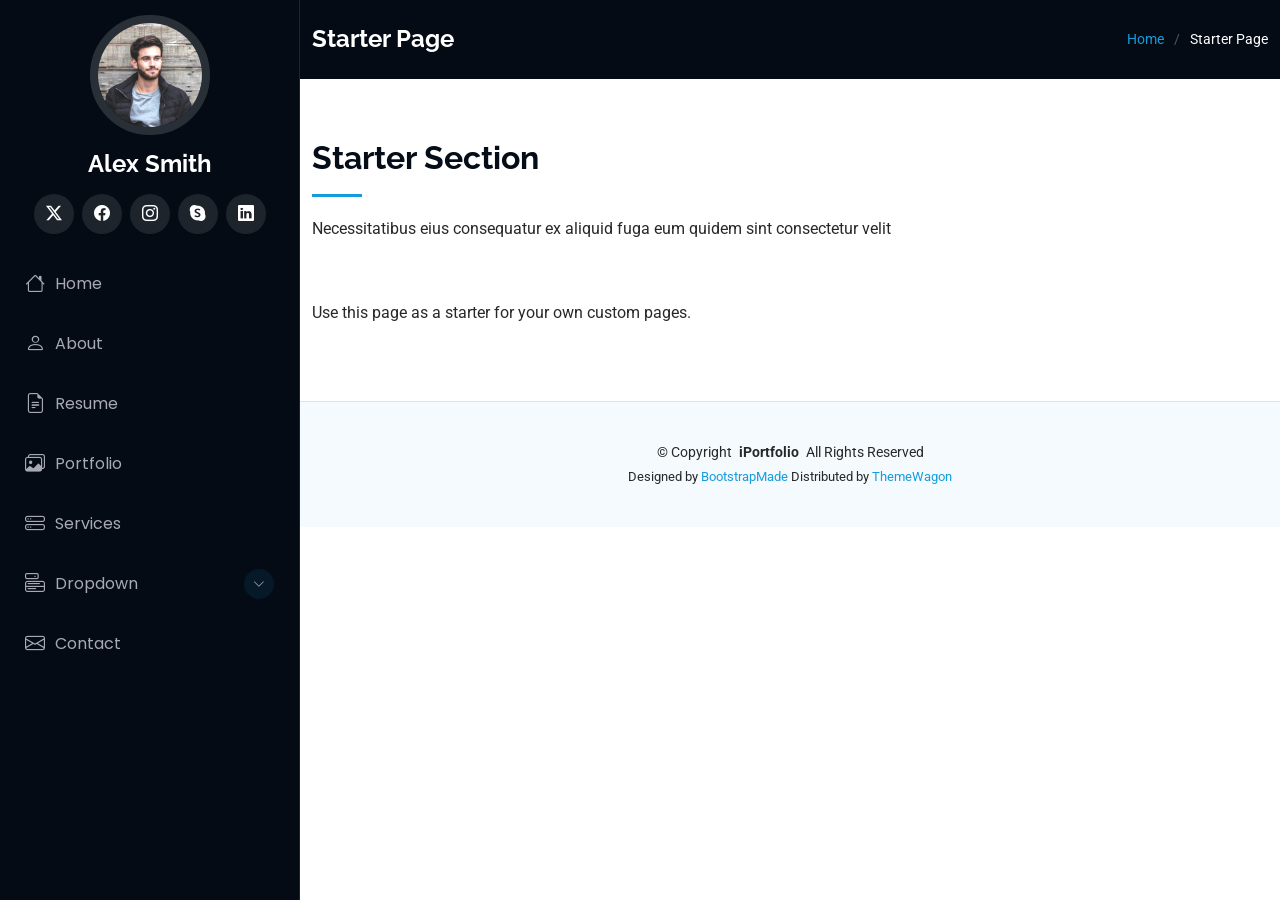
<file: Day-3/iPortfolio-1.0.0/starter-page.html>
<!DOCTYPE html>
<html lang="en">

<head>
  <meta charset="utf-8">
  <meta content="width=device-width, initial-scale=1.0" name="viewport">
  <title>Starter Page - iPortfolio Bootstrap Template</title>
  <meta content="" name="description">
  <meta content="" name="keywords">

  <!-- Favicons -->
  <link href="assets/img/favicon.png" rel="icon">
  <link href="assets/img/apple-touch-icon.png" rel="apple-touch-icon">

  <!-- Fonts -->
  <link href="https://fonts.googleapis.com" rel="preconnect">
  <link href="https://fonts.gstatic.com" rel="preconnect" crossorigin>
  <link href="https://fonts.googleapis.com/css2?family=Roboto:ital,wght@0,100;0,300;0,400;0,500;0,700;0,900;1,100;1,300;1,400;1,500;1,700;1,900&family=Poppins:ital,wght@0,100;0,200;0,300;0,400;0,500;0,600;0,700;0,800;0,900;1,100;1,200;1,300;1,400;1,500;1,600;1,700;1,800;1,900&family=Raleway:ital,wght@0,100;0,200;0,300;0,400;0,500;0,600;0,700;0,800;0,900;1,100;1,200;1,300;1,400;1,500;1,600;1,700;1,800;1,900&display=swap" rel="stylesheet">

  <!-- Vendor CSS Files -->
  <link href="assets/vendor/bootstrap/css/bootstrap.min.css" rel="stylesheet">
  <link href="assets/vendor/bootstrap-icons/bootstrap-icons.css" rel="stylesheet">
  <link href="assets/vendor/aos/aos.css" rel="stylesheet">
  <link href="assets/vendor/glightbox/css/glightbox.min.css" rel="stylesheet">
  <link href="assets/vendor/swiper/swiper-bundle.min.css" rel="stylesheet">

  <!-- Main CSS File -->
  <link href="assets/css/main.css" rel="stylesheet">

  <!-- =======================================================
  * Template Name: iPortfolio
  * Template URL: https://bootstrapmade.com/iportfolio-bootstrap-portfolio-websites-template/
  * Updated: Jun 29 2024 with Bootstrap v5.3.3
  * Author: BootstrapMade.com
  * License: https://bootstrapmade.com/license/
  ======================================================== -->
</head>

<body class="starter-page-page">

  <header id="header" class="header dark-background d-flex flex-column">
    <i class="header-toggle d-xl-none bi bi-list"></i>

    <div class="profile-img">
      <img src="assets/img/my-profile-img.jpg" alt="" class="img-fluid rounded-circle">
    </div>

    <a href="index.html" class="logo d-flex align-items-center justify-content-center">
      <!-- Uncomment the line below if you also wish to use an image logo -->
      <!-- <img src="assets/img/logo.png" alt=""> -->
      <h1 class="sitename">Alex Smith</h1>
    </a>

    <div class="social-links text-center">
      <a href="#" class="twitter"><i class="bi bi-twitter-x"></i></a>
      <a href="#" class="facebook"><i class="bi bi-facebook"></i></a>
      <a href="#" class="instagram"><i class="bi bi-instagram"></i></a>
      <a href="#" class="google-plus"><i class="bi bi-skype"></i></a>
      <a href="#" class="linkedin"><i class="bi bi-linkedin"></i></a>
    </div>

    <nav id="navmenu" class="navmenu">
      <ul>
        <li><a href="#hero"><i class="bi bi-house navicon"></i>Home</a></li>
        <li><a href="#about"><i class="bi bi-person navicon"></i> About</a></li>
        <li><a href="#resume"><i class="bi bi-file-earmark-text navicon"></i> Resume</a></li>
        <li><a href="#portfolio"><i class="bi bi-images navicon"></i> Portfolio</a></li>
        <li><a href="#services"><i class="bi bi-hdd-stack navicon"></i> Services</a></li>
        <li class="dropdown"><a href="#"><i class="bi bi-menu-button navicon"></i> <span>Dropdown</span> <i class="bi bi-chevron-down toggle-dropdown"></i></a>
          <ul>
            <li><a href="#">Dropdown 1</a></li>
            <li class="dropdown"><a href="#"><span>Deep Dropdown</span> <i class="bi bi-chevron-down toggle-dropdown"></i></a>
              <ul>
                <li><a href="#">Deep Dropdown 1</a></li>
                <li><a href="#">Deep Dropdown 2</a></li>
                <li><a href="#">Deep Dropdown 3</a></li>
                <li><a href="#">Deep Dropdown 4</a></li>
                <li><a href="#">Deep Dropdown 5</a></li>
              </ul>
            </li>
            <li><a href="#">Dropdown 2</a></li>
            <li><a href="#">Dropdown 3</a></li>
            <li><a href="#">Dropdown 4</a></li>
          </ul>
        </li>
        <li><a href="#contact"><i class="bi bi-envelope navicon"></i> Contact</a></li>
      </ul>
    </nav>

  </header>

  <main class="main">

    <!-- Page Title -->
    <div class="page-title dark-background">
      <div class="container d-lg-flex justify-content-between align-items-center">
        <h1 class="mb-2 mb-lg-0">Starter Page</h1>
        <nav class="breadcrumbs">
          <ol>
            <li><a href="index.html">Home</a></li>
            <li class="current">Starter Page</li>
          </ol>
        </nav>
      </div>
    </div><!-- End Page Title -->

    <!-- Starter Section Section -->
    <section id="starter-section" class="starter-section section">

      <!-- Section Title -->
      <div class="container section-title" data-aos="fade-up">
        <h2>Starter Section</h2>
        <p>Necessitatibus eius consequatur ex aliquid fuga eum quidem sint consectetur velit</p>
      </div><!-- End Section Title -->

      <div class="container" data-aos="fade-up">
        <p>Use this page as a starter for your own custom pages.</p>
      </div>

    </section><!-- /Starter Section Section -->

  </main>

  <footer id="footer" class="footer position-relative light-background">

    <div class="container">
      <div class="copyright text-center ">
        <p>© <span>Copyright</span> <strong class="px-1 sitename">iPortfolio</strong> <span>All Rights Reserved</span></p>
      </div>
      <div class="credits">
        <!-- All the links in the footer should remain intact. -->
        <!-- You can delete the links only if you've purchased the pro version. -->
        <!-- Licensing information: https://bootstrapmade.com/license/ -->
        <!-- Purchase the pro version with working PHP/AJAX contact form: [buy-url] -->
        Designed by <a href="https://bootstrapmade.com/">BootstrapMade</a> Distributed by <a href="https://themewagon.com">ThemeWagon</a>
      </div>
    </div>

  </footer>

  <!-- Scroll Top -->
  <a href="#" id="scroll-top" class="scroll-top d-flex align-items-center justify-content-center"><i class="bi bi-arrow-up-short"></i></a>

  <!-- Preloader -->
  <div id="preloader"></div>

  <!-- Vendor JS Files -->
  <script src="assets/vendor/bootstrap/js/bootstrap.bundle.min.js"></script>
  <script src="assets/vendor/php-email-form/validate.js"></script>
  <script src="assets/vendor/aos/aos.js"></script>
  <script src="assets/vendor/typed.js/typed.umd.js"></script>
  <script src="assets/vendor/purecounter/purecounter_vanilla.js"></script>
  <script src="assets/vendor/waypoints/noframework.waypoints.js"></script>
  <script src="assets/vendor/glightbox/js/glightbox.min.js"></script>
  <script src="assets/vendor/imagesloaded/imagesloaded.pkgd.min.js"></script>
  <script src="assets/vendor/isotope-layout/isotope.pkgd.min.js"></script>
  <script src="assets/vendor/swiper/swiper-bundle.min.js"></script>

  <!-- Main JS File -->
  <script src="assets/js/main.js"></script>

</body>

</html>
</file>
<file: Day-10/website-files/css/style.css>
* {
    margin: 0;
    padding: 0;
    box-sizing: border-box;
}

body {
    font-family: 'Arial', sans-serif;
    line-height: 1.6;
    color: #333;
}

header {
    background: #2c3e50;
    color: white;
    padding: 1rem 0;
    position: fixed;
    width: 100%;
    top: 0;
    z-index: 1000;
    box-shadow: 0 2px 5px rgba(0,0,0,0.1);
}

nav {
    display: flex;
    justify-content: space-between;
    align-items: center;
    max-width: 1200px;
    margin: 0 auto;
    padding: 0 2rem;
}

.logo {
    font-size: 1.5rem;
    font-weight: bold;
}

nav ul {
    display: flex;
    list-style: none;
}

nav ul li {
    margin-left: 2rem;
}

nav ul li a {
    color: white;
    text-decoration: none;
    transition: color 0.3s;
    padding: 0.5rem 1rem;
    border-radius: 5px;
}

nav ul li a:hover,
nav ul li a.active {
    color: #3498db;
    background: rgba(52, 152, 219, 0.1);
}

main {
    margin-top: 80px;
}

.hero {
    background: linear-gradient(135deg, #667eea 0%, #764ba2 100%);
    color: white;
    text-align: center;
    padding: 4rem 2rem;
    min-height: 60vh;
    display: flex;
    align-items: center;
    justify-content: center;
}

.hero-content h1 {
    font-size: 3rem;
    margin-bottom: 1rem;
    animation: fadeInUp 1s ease-out;
}

.hero-content p {
    font-size: 1.2rem;
    margin-bottom: 2rem;
    animation: fadeInUp 1s ease-out 0.2s both;
}

.profile-placeholder {
    margin: 2rem 0;
    animation: fadeInUp 1s ease-out 0.4s both;
}

.profile-img-placeholder {
    width: 200px;
    height: 200px;
    border-radius: 50%;
    margin: 0 auto;
    border: 5px solid white;
    background: rgba(255,255,255,0.2);
    display: flex;
    align-items: center;
    justify-content: center;
    font-size: 1rem;
    color: rgba(255,255,255,0.8);
}

.btn {
    display: inline-block;
    background: #3498db;
    color: white;
    padding: 12px 30px;
    text-decoration: none;
    border-radius: 5px;
    transition: all 0.3s;
    animation: fadeInUp 1s ease-out 0.6s both;
}

.btn:hover {
    background: #2980b9;
    transform: translateY(-2px);
    box-shadow: 0 5px 15px rgba(0,0,0,0.2);
}

section {
    padding: 4rem 2rem;
    max-width: 1200px;
    margin: 0 auto;
}

.about, .projects, .contact {
    text-align: center;
}

.about h2, .projects h2, .contact h2 {
    font-size: 2.5rem;
    margin-bottom: 2rem;
    color: #2c3e50;
    position: relative;
}

.about h2::after, .projects h2::after, .contact h2::after {
    content: '';
    position: absolute;
    bottom: -10px;
    left: 50%;
    transform: translateX(-50%);
    width: 50px;
    height: 3px;
    background: #3498db;
}

.about p {
    font-size: 1.1rem;
    max-width: 600px;
    margin: 0 auto 2rem;
    color: #666;
}

.skills {
    margin-top: 2rem;
}

.skills h3 {
    margin-bottom: 1rem;
    color: #2c3e50;
}

.skills ul {
    list-style: none;
    display: flex;
    justify-content: center;
    flex-wrap: wrap;
    gap: 1rem;
}

.skills li {
    background: #ecf0f1;
    padding: 0.5rem 1rem;
    border-radius: 20px;
    color: #2c3e50;
    transition: all 0.3s;
}

.skills li:hover {
    background: #3498db;
    color: white;
    transform: translateY(-2px);
}

.project-grid {
    display: grid;
    grid-template-columns: repeat(auto-fit, minmax(300px, 1fr));
    gap: 2rem;
    margin-top: 2rem;
}

.project-card {
    background: white;
    padding: 2rem;
    border-radius: 10px;
    box-shadow: 0 5px 15px rgba(0,0,0,0.1);
    transition: all 0.3s;
    border: 1px solid #ecf0f1;
}

.project-card:hover {
    transform: translateY(-5px);
    box-shadow: 0 10px 25px rgba(0,0,0,0.15);
}

.project-card h3 {
    color: #2c3e50;
    margin-bottom: 1rem;
    font-size: 1.3rem;
}

.project-card p {
    color: #666;
    margin-bottom: 1rem;
}

.tech {
    display: inline-block;
    background: #3498db;
    color: white;
    padding: 0.3rem 0.8rem;
    border-radius: 15px;
    font-size: 0.8rem;
    margin-top: 1rem;
}

.contact p {
    margin: 0.5rem 0;
    font-size: 1.1rem;
}

footer {
    background: #2c3e50;
    color: white;
    text-align: center;
    padding: 2rem;
    margin-top: 2rem;
}

footer p {
    margin: 0.5rem 0;
}

/* Error Page Styles */
.error-page {
    min-height: 100vh;
    display: flex;
    flex-direction: column;
    justify-content: center;
    align-items: center;
    text-align: center;
    padding: 2rem;
    background: linear-gradient(135deg, #667eea 0%, #764ba2 100%);
    color: white;
}

.error-content h1 {
    font-size: 8rem;
    color: #e74c3c;
    margin-bottom: 1rem;
    text-shadow: 2px 2px 4px rgba(0,0,0,0.3);
}

.error-content h2 {
    font-size: 2rem;
    margin-bottom: 1rem;
}

.error-content p {
    font-size: 1.1rem;
    margin-bottom: 2rem;
    max-width: 500px;
}

.error-details {
    background: rgba(255,255,255,0.1);
    padding: 1.5rem;
    border-radius: 10px;
    margin: 2rem 0;
    text-align: left;
}

.error-details ul {
    margin-top: 1rem;
    padding-left: 1.5rem;
}

.error-details li {
    margin: 0.5rem 0;
}

.error-footer {
    margin-top: 2rem;
    opacity: 0.8;
}

/* Animations */
@keyframes fadeInUp {
    from {
        opacity: 0;
        transform: translateY(30px);
    }
    to {
        opacity: 1;
        transform: translateY(0);
    }
}

/* Responsive Design */
@media (max-width: 768px) {
    nav {
        flex-direction: column;
        gap: 1rem;
        padding: 1rem;
    }

    nav ul {
        flex-direction: column;
        gap: 0.5rem;
        width: 100%;
    }

    nav ul li {
        margin: 0;
    }

    nav ul li a {
        display: block;
        text-align: center;
    }

    main {
        margin-top: 120px;
    }

    .hero-content h1 {
        font-size: 2rem;
    }

    .profile-img-placeholder {
        width: 150px;
        height: 150px;
        font-size: 0.9rem;
    }

    section {
        padding: 2rem 1rem;
    }

    .about h2, .projects h2, .contact h2 {
        font-size: 2rem;
    }

    .project-grid {
        grid-template-columns: 1fr;
        gap: 1rem;
    }

    .skills ul {
        flex-direction: column;
        align-items: center;
    }

    .error-content h1 {
        font-size: 4rem;
    }

    .error-content h2 {
        font-size: 1.5rem;
    }
}

@media (max-width: 480px) {
    .hero {
        padding: 2rem 1rem;
    }

    .hero-content h1 {
        font-size: 1.5rem;
    }

    .hero-content p {
        font-size: 1rem;
    }

    .profile-img-placeholder {
        width: 120px;
        height: 120px;
        font-size: 0.8rem;
    }

    .btn {
        padding: 10px 20px;
        font-size: 0.9rem;
    }
}
</file>
<file: Day-3/templatemo_594_nexus_flow/templatemo-nexus-style.css>
/*

TemplateMo 594 nexus flow

https://templatemo.com/tm-594-nexus-flow

*/

@charset "utf-8";
/* CSS Document */

 * {
            margin: 0;
            padding: 0;
            box-sizing: border-box;
        }

        :root {
            --primary-grey: #e5e7eb;
            --primary-orange: #f97316;
            --primary-purple: #7c3aed;
            --secondary-amber: #fbbf24;
            --dark-bg: #1a0b2e;
            --darker-bg: #0f051a;
            --card-bg: rgba(229, 231, 235, 0.03);
            --border-color: rgba(229, 231, 235, 0.2);
            --text-primary: #ffffff;
            --text-secondary: #a1a1aa;
            --primary-cyan: #00ffff;
            --primary-pink: #ff00ff;
        }

        body {
            font-family: 'JetBrains Mono', 'Fira Code', monospace;
            background: var(--darker-bg);
            color: var(--text-primary);
            line-height: 1.6;
            overflow-x: hidden;
        }

        /* Enhanced Cyberpunk Background */
        .cyber-bg {
            position: fixed;
            top: 0;
            left: 0;
            width: 100%;
            height: 100%;
            background: var(--darker-bg);
            overflow: hidden;
            z-index: -5;
        }

        /* Animated gradient background */
        .cyber-gradient {
            position: absolute;
            top: -50%;
            left: -50%;
            width: 200%;
            height: 200%;
            background: 
                radial-gradient(circle at 20% 30%, rgba(0, 255, 255, 0.15) 0%, transparent 50%),
                radial-gradient(circle at 80% 70%, rgba(255, 0, 255, 0.15) 0%, transparent 50%),
                radial-gradient(circle at 40% 80%, rgba(124, 58, 237, 0.15) 0%, transparent 50%),
                radial-gradient(circle at 60% 20%, rgba(249, 115, 22, 0.15) 0%, transparent 50%);
            animation: gradientRotate 30s linear infinite;
            filter: blur(40px);
        }

        @keyframes gradientRotate {
            0% { transform: rotate(0deg) scale(1); }
            50% { transform: rotate(180deg) scale(1.2); }
            100% { transform: rotate(360deg) scale(1); }
        }

        /* Matrix rain effect */
        .matrix-rain {
            position: absolute;
            top: 0;
            left: 0;
            width: 100%;
            height: 100%;
            overflow: hidden;
            opacity: 0.15;
        }

        .matrix-column {
            position: absolute;
            top: -100vh;
            font-family: 'Courier New', monospace;
            font-size: 14px;
            color: var(--primary-cyan);
            text-shadow: 0 0 5px var(--primary-cyan);
            animation: matrixFall linear infinite;
            writing-mode: vertical-rl;
            text-orientation: upright;
            background: linear-gradient(to bottom, transparent 0%, var(--primary-cyan) 50%, transparent 100%);
            -webkit-background-clip: text;
            background-clip: text;
            -webkit-text-fill-color: transparent;
        }

        .matrix-column:nth-child(3n) {
            color: var(--primary-pink);
            text-shadow: 0 0 5px var(--primary-pink);
            background: linear-gradient(to bottom, transparent 0%, var(--primary-pink) 50%, transparent 100%);
        }

        .matrix-column:nth-child(5n) {
            color: var(--primary-purple);
            text-shadow: 0 0 5px var(--primary-purple);
            background: linear-gradient(to bottom, transparent 0%, var(--primary-purple) 50%, transparent 100%);
        }

        @keyframes matrixFall {
            0% { transform: translateY(0); }
            100% { transform: translateY(200vh); }
        }

        /* Animated grid overlay */
        .grid-overlay {
            position: fixed;
            top: 0;
            left: 0;
            width: 100%;
            height: 100%;
            z-index: -2;
        }

        .grid-lines {
            position: absolute;
            top: 0;
            left: 0;
            width: 100%;
            height: 100%;
            background-image: 
                linear-gradient(rgba(0, 255, 255, 0.05) 1px, transparent 1px),
                linear-gradient(90deg, rgba(0, 255, 255, 0.05) 1px, transparent 1px);
            background-size: 50px 50px;
            animation: gridMove 20s linear infinite;
        }

        .grid-glow {
            position: absolute;
            top: 0;
            left: 0;
            width: 100%;
            height: 100%;
            background-image: 
                linear-gradient(rgba(255, 0, 255, 0.03) 2px, transparent 2px),
                linear-gradient(90deg, rgba(255, 0, 255, 0.03) 2px, transparent 2px);
            background-size: 100px 100px;
            animation: gridMove 30s linear infinite reverse;
        }

        @keyframes gridMove {
            0% { transform: translate(0, 0); }
            100% { transform: translate(50px, 50px); }
        }

        /* Floating particles */
        .particles {
            position: fixed;
            top: 0;
            left: 0;
            width: 100%;
            height: 100%;
            overflow: hidden;
            z-index: -3;
        }

        .particle {
            position: absolute;
            width: 4px;
            height: 4px;
            background: var(--primary-cyan);
            border-radius: 50%;
            box-shadow: 0 0 10px var(--primary-cyan);
            animation: float 20s infinite;
            opacity: 0;
            transition: transform 0.3s ease, box-shadow 0.3s ease;
        }

        .particle:nth-child(odd) {
            background: var(--primary-pink);
            box-shadow: 0 0 10px var(--primary-pink);
            animation-duration: 25s;
        }

        @keyframes float {
            0% {
                transform: translateY(100vh) translateX(0);
                opacity: 0;
            }
            10% {
                opacity: 1;
            }
            90% {
                opacity: 1;
            }
            100% {
                transform: translateY(-100vh) translateX(100px);
                opacity: 0;
            }
        }

        /* Glowing orbs */
        .orb {
            position: fixed;
            border-radius: 50%;
            filter: blur(80px);
            opacity: 0.5;
            animation: orbFloat 20s ease-in-out infinite;
            pointer-events: none;
            z-index: -4;
        }

        .orb1 {
            width: 300px;
            height: 300px;
            background: var(--primary-cyan);
            top: 10%;
            left: -150px;
            animation-delay: 0s;
        }

        .orb2 {
            width: 400px;
            height: 400px;
            background: var(--primary-pink);
            bottom: 10%;
            right: -200px;
            animation-delay: 5s;
        }

        .orb3 {
            width: 250px;
            height: 250px;
            background: var(--primary-purple);
            top: 50%;
            left: 50%;
            animation-delay: 10s;
        }

        @keyframes orbFloat {
            0%, 100% {
                transform: translate(0, 0) scale(1);
            }
            33% {
                transform: translate(100px, -50px) scale(1.1);
            }
            66% {
                transform: translate(-50px, 100px) scale(0.9);
            }
        }

        /* Scanlines effect */
        .scanlines {
            position: fixed;
            top: 0;
            left: 0;
            width: 100%;
            height: 100%;
            pointer-events: none;
            z-index: -1;
        }

        .scanlines::before {
            content: '';
            position: absolute;
            top: 0;
            left: 0;
            width: 100%;
            height: 100%;
            background: linear-gradient(
                transparent 0%,
                rgba(0, 255, 255, 0.03) 50%,
                transparent 100%
            );
            background-size: 100% 4px;
            animation: scanline 8s linear infinite;
        }

        .scanlines::after {
            content: '';
            position: absolute;
            top: 0;
            left: 0;
            width: 100%;
            height: 100%;
            background: radial-gradient(ellipse at center, transparent 0%, rgba(0, 0, 0, 0.8) 100%);
            pointer-events: none;
        }

        /* Noise texture overlay */
        .noise-overlay {
            position: fixed;
            top: 0;
            left: 0;
            width: 100%;
            height: 100%;
            opacity: 0.03;
            z-index: -1;
            pointer-events: none;
            background-image: 
                repeating-linear-gradient(45deg, transparent, transparent 2px, rgba(255, 255, 255, 0.03) 2px, rgba(255, 255, 255, 0.03) 4px),
                repeating-linear-gradient(-45deg, transparent, transparent 2px, rgba(0, 255, 255, 0.02) 2px, rgba(0, 255, 255, 0.02) 4px);
        }

        @keyframes scanline {
            0% { transform: translateY(-100%); }
            100% { transform: translateY(100%); }
        }

        /* Navigation */
        nav {
            position: fixed;
            top: 0;
            width: 100%;
            padding: 1rem 2rem;
            background: rgba(15, 15, 35, 0.9);
            backdrop-filter: blur(20px);
            border-bottom: 1px solid var(--border-color);
            z-index: 10000;
            transition: all 0.3s ease;
        }

        .nav-container {
            max-width: 1400px;
            margin: 0 auto;
            display: flex;
            justify-content: space-between;
            align-items: center;
        }

        /* Mobile Menu Button */
        .mobile-menu-button {
            display: none;
            background: none;
            border: none;
            color: var(--primary-cyan);
            font-size: 1.5rem;
            cursor: pointer;
            position: relative;
            width: 30px;
            height: 30px;
            transition: all 0.3s ease;
        }

        .mobile-menu-button:hover {
            color: var(--primary-orange);
            transform: scale(1.1);
        }

        .hamburger {
            position: relative;
            width: 25px;
            height: 20px;
            margin: auto;
        }

        .hamburger span {
            display: block;
            position: absolute;
            height: 2px;
            width: 100%;
            background: var(--primary-cyan);
            border-radius: 1px;
            opacity: 1;
            left: 0;
            transform: rotate(0deg);
            transition: all 0.25s ease-in-out;
            box-shadow: 0 0 5px var(--primary-cyan);
            transform-origin: center;
        }

        .hamburger span:nth-child(1) {
            top: 0px;
        }

        .hamburger span:nth-child(2) {
            top: 9px;
        }

        .hamburger span:nth-child(3) {
            top: 18px;
        }

        .mobile-menu-button.active .hamburger span:nth-child(1) {
            top: 9px;
            transform: rotate(135deg);
            background: var(--primary-orange);
        }

        .mobile-menu-button.active .hamburger span:nth-child(2) {
            opacity: 0;
            left: -25px;
        }

        .mobile-menu-button.active .hamburger span:nth-child(3) {
            top: 9px;
            transform: rotate(-135deg);
            background: var(--primary-orange);
        }

        /* Mobile Menu */
        .mobile-menu {
            position: fixed;
            top: 78px;
            right: -100%;
            width: 80%;
            max-width: 350px;
            height: calc(100vh - 78px);
            background: var(--darker-bg);
            backdrop-filter: blur(20px);
            border-left: 2px solid var(--border-color);
            z-index: 9999;
            transition: right 0.4s cubic-bezier(0.23, 1, 0.32, 1);
            overflow-y: auto;
            box-shadow: -10px 0 30px rgba(0, 0, 0, 0.5);
            display: flex;
            flex-direction: column;
        }

        .mobile-menu.active {
            right: 0;
        }

        .mobile-menu-overlay {
            position: fixed;
            top: 0;
            left: 0;
            width: 100%;
            height: 100vh;
            background: rgba(0, 0, 0, 0.7);
            z-index: 9998;
            opacity: 0;
            visibility: hidden;
            transition: all 0.3s ease;
        }

        .mobile-menu-overlay.active {
            opacity: 1;
            visibility: visible;
        }

        .mobile-menu-header {
            padding: 2rem;
            border-bottom: 1px solid var(--border-color);
            display: flex;
            justify-content: space-between;
            align-items: center;
            flex-shrink: 0;
        }

        .mobile-menu-logo {
            font-size: 1.5rem;
            font-weight: 700;
            color: var(--primary-cyan);
            text-shadow: 0 0 15px var(--primary-cyan);
            text-decoration: none;
            display: inline-block;
            transition: all 0.3s ease;
        }

        .mobile-menu-logo::before {
            content: '>';
            margin-right: 0.5rem;
            color: var(--primary-orange);
            transition: all 0.3s ease;
        }

        .mobile-menu-logo::after {
            content: '_';
            animation: blink 1s infinite;
            color: var(--primary-cyan);
        }

        .mobile-menu-logo:hover {
            text-shadow: 0 0 25px var(--primary-cyan);
            transform: scale(1.05);
        }

        .mobile-menu-logo:hover::before {
            margin-right: 0.8rem;
            text-shadow: 0 0 10px var(--primary-orange);
        }

        .mobile-menu-close {
            background: none;
            border: none;
            color: var(--primary-cyan);
            font-size: 1.5rem;
            cursor: pointer;
            width: 30px;
            height: 30px;
            display: flex;
            align-items: center;
            justify-content: center;
            transition: all 0.3s ease;
        }

        .mobile-menu-close:hover {
            color: var(--primary-orange);
            transform: rotate(90deg);
        }

        .mobile-menu-nav {
            padding: 0;
            flex-grow: 1;
        }

        .mobile-menu-nav ul {
            list-style: none;
            padding: 0;
            margin: 0;
        }

        .mobile-menu-nav li {
            margin: 0;
        }

        .mobile-menu-nav a {
            display: block;
            padding: 1.5rem 2rem;
            color: var(--text-secondary);
            text-decoration: none;
            font-weight: 600;
            text-transform: uppercase;
            letter-spacing: 1px;
            font-size: 1.1rem;
            transition: all 0.3s ease;
            position: relative;
            border-bottom: 1px solid rgba(229, 231, 235, 0.1);
        }

        .mobile-menu-nav a:hover {
            color: var(--primary-cyan);
            background: rgba(0, 255, 255, 0.05);
            padding-left: 3rem;
            text-shadow: 0 0 10px var(--primary-cyan);
        }

        .mobile-menu-nav a::before {
            content: '>';
            position: absolute;
            left: 2rem;
            opacity: 0;
            transform: translateX(-10px);
            transition: all 0.3s ease;
            color: var(--primary-orange);
        }

        .mobile-menu-nav a:hover::before {
            opacity: 1;
            transform: translateX(0);
        }

        .mobile-menu-nav li:last-child a {
            border-bottom: none;
        }

        .mobile-menu-cta {
            padding: 2rem;
            flex-shrink: 0;
            border-bottom: 1px solid var(--border-color);
        }

        .cyber-button {
            display: inline-block;
            background: linear-gradient(135deg, var(--primary-cyan), var(--primary-purple));
            color: var(--darker-bg);
            padding: 1rem 2rem;
            text-decoration: none;
            font-weight: 700;
            text-transform: uppercase;
            letter-spacing: 2px;
            transition: all 0.3s ease;
            clip-path: polygon(15px 0%, 100% 0%, calc(100% - 15px) 100%, 0% 100%);
            box-shadow: 0 0 20px rgba(0, 255, 255, 0.3);
            width: 100%;
            text-align: center;
        }

        .cyber-button:hover {
            transform: translateY(-2px);
            box-shadow: 0 0 30px rgba(0, 255, 255, 0.5);
        }

        /* Animation keyframes for mobile menu */
        @keyframes slideInLeft {
            from {
                opacity: 0;
                transform: translateX(20px);
            }
            to {
                opacity: 1;
                transform: translateX(0);
            }
        }

        @keyframes slideInUp {
            from {
                opacity: 0;
                transform: translateY(20px);
            }
            to {
                opacity: 1;
                transform: translateY(0);
            }
        }

        /* Desktop Navigation Layout */
        @media (min-width: 769px) {
            .mobile-menu-button {
                display: none !important;
            }
            
            .nav-container {
                flex-direction: row;
                align-items: center;
                gap: 0;
            }
            
            .nav-top {
                flex: 0 0 auto;
            }
            
            .nav-links {
                flex: 1;
                display: flex;
                flex-direction: row;
                justify-content: center;
                margin: 0 2rem;
                max-width: none;
            }
            
            .nav-links a {
                padding: 0;
                border-bottom: none;
                font-size: 0.9rem;
            }
            
            .nav-links a:hover {
                background: none;
                transform: none;
                padding-left: 0;
            }
            
            .nav-links a::before {
                display: none;
            }
            
            .nav-bottom {
                flex: 0 0 auto;
            }
            
            .cyber-button {
                width: auto;
                max-width: none;
            }
        }

        .logo {
            font-size: 1.8rem;
            font-weight: 700;
            color: var(--primary-cyan);
            text-shadow: 0 0 20px var(--primary-cyan);
            position: relative;
            cursor: pointer;
            text-decoration: none;
            display: inline-block;
            transition: all 0.3s ease;
        }

        .logo:hover {
            text-shadow: 0 0 30px var(--primary-cyan);
            transform: scale(1.05);
        }

        .logo::before {
            content: '>';
            margin-right: 0.5rem;
            color: var(--primary-orange);
            transition: all 0.3s ease;
        }

        .logo:hover::before {
            margin-right: 0.8rem;
            text-shadow: 0 0 10px var(--primary-orange);
        }

        .logo::after {
            content: '_';
            animation: blink 1s infinite;
            color: var(--primary-cyan);
        }

        @keyframes blink {
            0%, 50% { opacity: 1; }
            51%, 100% { opacity: 0; }
        }

        .nav-links {
            display: flex;
            list-style: none;
            gap: 2.5rem;
        }

        .nav-links a {
            color: var(--text-secondary);
            text-decoration: none;
            font-weight: 500;
            transition: all 0.3s ease;
            position: relative;
            text-transform: uppercase;
            font-size: 0.9rem;

            letter-spacing: 1px;
        }

        .nav-links a:hover {
            color: var(--primary-cyan);
            text-shadow: 0 0 10px var(--primary-cyan);
        }

        .nav-links a::before {
            content: '';
            position: absolute;
            bottom: -5px;
            left: 0;
            width: 0;
            height: 2px;
            background: linear-gradient(90deg, var(--primary-cyan), var(--primary-purple));
            transition: width 0.3s ease;
            box-shadow: 0 0 10px var(--primary-cyan);
        }

        .nav-links a:hover::before {
            width: 100%;
        }

        /* Hero Section */
        .hero {
            padding: 150px 2rem 100px;
            text-align: center;
            position: relative;
            min-height: 100vh;
            display: flex;
            align-items: center;
        }

        .hero-container {
            max-width: 1400px;
            margin: 0 auto;
            width: 100%;
        }

        .hero-title {
            font-size: clamp(3rem, 8vw, 6rem);
            font-weight: 900;
            margin-bottom: 2rem;
            text-transform: uppercase;
            letter-spacing: 3px;
            position: relative;
            cursor: pointer;
            line-height: 1.2;
        }

        .hero-nexus {
            background: linear-gradient(135deg, var(--primary-cyan), #00ccff);
            background: -webkit-linear-gradient(135deg, var(--primary-cyan), #00ccff);
            -webkit-background-clip: text;
            background-clip: text;
            -webkit-text-fill-color: transparent;
            display: inline-block;
            transition: all 0.3s ease;
            animation: cyanPulse 3s ease-in-out infinite;
            position: relative;
        }

        .hero-flow {
            background: linear-gradient(135deg, var(--primary-purple), var(--primary-pink));
            background: -webkit-linear-gradient(135deg, var(--primary-purple), var(--primary-pink));
            -webkit-background-clip: text;
            background-clip: text;
            -webkit-text-fill-color: transparent;
            margin-left: 0.1em;
            display: inline-block;
            transition: all 0.3s ease;
            animation: purplePulse 3s ease-in-out infinite;
            animation-delay: 1.5s;
            position: relative;
        }

        @keyframes cyanPulse {
            0%, 100% { 
                filter: brightness(1) drop-shadow(0 0 15px rgba(0, 255, 255, 0.6));
                transform: translateY(0) scale(1);
            }
            50% { 
                filter: brightness(1.1) drop-shadow(0 0 25px rgba(0, 255, 255, 0.8));
                transform: translateY(-2px) scale(1.01);
            }
        }

        @keyframes purplePulse {
            0%, 100% { 
                filter: brightness(1) drop-shadow(0 0 15px rgba(255, 0, 255, 0.6));
                transform: translateY(0) scale(1);
            }
            50% { 
                filter: brightness(1.1) drop-shadow(0 0 25px rgba(255, 0, 255, 0.8));
                transform: translateY(-2px) scale(1.01);
            }
        }

        /* Clean hover effect */
        .hero-title:hover .hero-nexus {
            transform: translateX(-3px) scale(1.02);
            filter: brightness(1.2) drop-shadow(0 0 30px rgba(0, 255, 255, 0.9));
        }

        .hero-title:hover .hero-flow {
            transform: translateX(3px) scale(1.02);
            filter: brightness(1.2) drop-shadow(0 0 30px rgba(255, 0, 255, 0.9));
        }

        /* Subtle background glow for each word */
        .hero-nexus::before {
            content: '';
            position: absolute;
            top: 50%;
            left: 50%;
            transform: translate(-50%, -50%);
            width: 200%;
            height: 200%;
            background: radial-gradient(circle, rgba(0, 255, 255, 0.08) 0%, transparent 60%);
            filter: blur(50px);
            z-index: -1;
            animation: glowPulse 4s ease-in-out infinite;
            pointer-events: none;
        }

        .hero-flow::before {
            content: '';
            position: absolute;
            top: 50%;
            left: 50%;
            transform: translate(-50%, -50%);
            width: 200%;
            height: 200%;
            background: radial-gradient(circle, rgba(255, 0, 255, 0.08) 0%, transparent 60%);
            filter: blur(50px);
            z-index: -1;
            animation: glowPulse 4s ease-in-out infinite;
            animation-delay: 2s;
            pointer-events: none;
        }

        @keyframes glowPulse {
            0%, 100% { opacity: 0.5; transform: translate(-50%, -50%) scale(0.9); }
            50% { opacity: 0.8; transform: translate(-50%, -50%) scale(1); }
        }

        /* Apply animation pause on hover */
        .hero-title:hover .hero-nexus,
        .hero-title:hover .hero-flow {
            animation-play-state: paused;
        }

        /* Border animation */
        .hero-nexus::after,
        .hero-flow::after {
            content: '';
            position: absolute;
            bottom: -10px;
            left: 0;
            width: 0;
            height: 3px;
            transition: width 0.3s ease;
        }

        .hero-nexus::after {
            background: linear-gradient(90deg, var(--primary-cyan), transparent);
        }

        .hero-flow::after {
            background: linear-gradient(90deg, transparent, var(--primary-pink));
            left: auto;
            right: 0;
        }

        .hero-title:hover .hero-nexus::after,
        .hero-title:hover .hero-flow::after {
            width: 100%;
        }

        /* Typing effect for hero text on load */
        @keyframes typeIn {
            0% { 
                opacity: 0;
                transform: translateY(20px);
            }
            100% { 
                opacity: 1;
                transform: translateY(0);
            }
        }

        /* Remove scanner line for cleaner look */

        .hero-subtitle {
            font-size: 1.5rem;
            color: var(--text-secondary);
            margin-bottom: 3rem;
            max-width: 800px;
            margin-left: auto;
            margin-right: auto;
            font-weight: 300;
            opacity: 0.9;
            background: linear-gradient(135deg, var(--text-secondary), var(--primary-grey));
            -webkit-background-clip: text;
            background-clip: text;
            -webkit-text-fill-color: transparent;
        }

        .hero-buttons {
            display: flex;
            gap: 2rem;
            justify-content: center;
            flex-wrap: wrap;
        }

        .btn-primary {
            background: linear-gradient(135deg, var(--primary-cyan), var(--primary-purple));
            color: var(--darker-bg);
            padding: 1.2rem 3rem;
            border: none;
            text-decoration: none;
            font-weight: 700;
            text-transform: uppercase;
            letter-spacing: 2px;
            position: relative;
            overflow: hidden;
            transition: all 0.3s ease;
            clip-path: polygon(20px 0%, 100% 0%, calc(100% - 20px) 100%, 0% 100%);
        }

        .btn-primary:hover {
            transform: translateY(-3px);
            box-shadow: 0 15px 40px rgba(0, 255, 255, 0.4);
        }

        .btn-secondary {
            background: transparent;
            color: var(--primary-cyan);
            padding: 1.2rem 3rem;
            border: 2px solid var(--primary-cyan);
            text-decoration: none;
            font-weight: 700;
            text-transform: uppercase;
            letter-spacing: 2px;
            transition: all 0.3s ease;
            position: relative;
            overflow: hidden;
            clip-path: polygon(20px 0%, 100% 0%, calc(100% - 20px) 100%, 0% 100%);
        }

        .btn-secondary:hover {
            background: var(--primary-cyan);
            color: var(--darker-bg);
            box-shadow: 0 0 30px var(--primary-cyan);
        }

        /* Features Section */
        .features {
            padding: 120px 2rem;
            position: relative;
        }

        .features-container {
            max-width: 1400px;
            margin: 0 auto;
        }

        .section-header {
            text-align: center;
            margin-bottom: 5rem;
        }

        .section-title {
            font-size: 3rem;
            font-weight: 800;
            color: var(--primary-cyan);
            text-transform: uppercase;
            letter-spacing: 2px;
            margin-bottom: 1rem;
            position: relative;
            text-shadow: 0 0 20px rgba(0, 255, 255, 0.5);
        }

        .section-title::after {
            content: '';
            position: absolute;
            bottom: -10px;
            left: 50%;
            transform: translateX(-50%);
            width: 100px;
            height: 3px;
            background: linear-gradient(90deg, var(--primary-cyan), var(--primary-purple));
            box-shadow: 0 0 20px var(--primary-cyan);
        }

        .section-subtitle {
            font-size: 1.2rem;
            color: var(--text-secondary);
            max-width: 600px;
            margin: 0 auto;
        }

        .features-grid {
            display: grid;
            grid-template-columns: repeat(auto-fit, minmax(350px, 1fr));
            gap: 3rem;
        }

        .feature-card {
            background: var(--card-bg);
            border: 1px solid var(--border-color);
            padding: 3rem;
            position: relative;
            transition: all 0.4s ease;
            backdrop-filter: blur(10px);
            clip-path: polygon(20px 0%, 100% 0%, 100% calc(100% - 20px), calc(100% - 20px) 100%, 0% 100%, 0% 20px);
        }

        .feature-card::before {
            content: '';
            position: absolute;
            top: 0;
            left: 0;
            right: 0;
            bottom: 0;
            background: linear-gradient(135deg, var(--primary-cyan), var(--primary-pink));
            opacity: 0;
            transition: opacity 0.3s ease;
            z-index: -1;
        }

        .feature-card:hover {
            transform: translateY(-10px);
            box-shadow: 0 20px 50px rgba(0, 255, 255, 0.2);
        }

        .feature-card:hover::before {
            opacity: 0.1;
        }

        .feature-icon {
            width: 80px;
            height: 80px;
            background: linear-gradient(135deg, var(--primary-cyan), var(--primary-purple));
            display: flex;
            align-items: center;
            justify-content: center;
            margin-bottom: 2rem;
            font-size: 2rem;
            clip-path: polygon(15px 0%, 100% 0%, 100% calc(100% - 15px), calc(100% - 15px) 100%, 0% 100%, 0% 15px);
            box-shadow: 0 0 30px rgba(0, 255, 255, 0.5);
        }

        .feature-card h3 {
            font-size: 1.5rem;
            font-weight: 700;
            color: var(--primary-cyan);
            margin-bottom: 1rem;
            text-transform: uppercase;
            letter-spacing: 1px;
        }

        .feature-card p {
            color: var(--text-secondary);
            line-height: 1.8;
        }

        /* Stats Section */
        .stats {
            padding: 80px 2rem;
            background: rgba(0, 255, 255, 0.02);
            border-top: 1px solid var(--border-color);
            border-bottom: 1px solid var(--border-color);
        }

        .stats-container {
            max-width: 1400px;
            margin: 0 auto;
        }

        .stats-grid {
            display: grid;
            grid-template-columns: repeat(auto-fit, minmax(200px, 1fr));
            gap: 3rem;
            text-align: center;
        }

        .stat-item {
            position: relative;
        }

        .stat-number {
            font-size: 4rem;
            font-weight: 900;
            background: linear-gradient(135deg, var(--primary-cyan), var(--primary-purple));
            -webkit-background-clip: text;
            background-clip: text;
            -webkit-text-fill-color: transparent;
            display: block;
            margin-bottom: 0.5rem;
            filter: drop-shadow(0 0 20px rgba(0, 255, 255, 0.3));
        }

        .stat-label {
            font-size: 1.1rem;
            color: var(--text-secondary);
            text-transform: uppercase;
            letter-spacing: 1px;
        }

        /* Pricing Section */
        .pricing {
            padding: 120px 2rem;
        }

        .pricing-container {
            max-width: 1400px;
            margin: 0 auto;
        }

        .pricing-grid {
            display: grid;
            grid-template-columns: repeat(auto-fit, minmax(350px, 1fr));
            gap: 3rem;
            margin-top: 5rem;
        }

        .pricing-card {
            background: var(--card-bg);
            border: 1px solid var(--border-color);
            padding: 3rem;
            text-align: center;
            position: relative;
            transition: all 0.4s ease;
            backdrop-filter: blur(10px);
            clip-path: polygon(30px 0%, 100% 0%, 100% calc(100% - 30px), calc(100% - 30px) 100%, 0% 100%, 0% 30px);
        }

        .pricing-card.featured {
            border-color: var(--primary-cyan);
            background: rgba(0, 255, 255, 0.05);
            transform: scale(1.05);
            box-shadow: 0 0 50px rgba(0, 255, 255, 0.3);
        }

        .pricing-card.featured::before {
            content: 'MOST POPULAR';
            position: absolute;
            top: -15px;
            left: 50%;
            transform: translateX(-50%);
            background: linear-gradient(135deg, var(--primary-cyan), var(--primary-pink));
            color: var(--darker-bg);
            padding: 0.5rem 2rem;
            font-size: 0.8rem;
            font-weight: 700;
            letter-spacing: 2px;
            clip-path: polygon(10px 0%, 100% 0%, calc(100% - 10px) 100%, 0% 100%);
        }

        .pricing-card:hover {
            transform: translateY(-10px);
            box-shadow: 0 20px 50px rgba(0, 255, 255, 0.2);
        }

        .pricing-card.featured:hover {
            transform: scale(1.05) translateY(-10px);
        }

        .plan-name {
            font-size: 1.5rem;
            font-weight: 700;
            color: var(--primary-cyan);
            text-transform: uppercase;
            letter-spacing: 2px;
            margin-bottom: 2rem;
            text-shadow: 0 0 15px rgba(0, 255, 255, 0.5);
        }

        .plan-price {
            font-size: 4rem;
            font-weight: 900;
            color: var(--text-primary);
            margin-bottom: 0.5rem;
            text-shadow: 0 0 20px var(--primary-cyan);
        }

        .plan-period {
            color: var(--text-secondary);
            margin-bottom: 3rem;
            text-transform: uppercase;
            letter-spacing: 1px;
        }

        .plan-features {
            list-style: none;
            margin-bottom: 3rem;
            text-align: left;
        }

        .plan-features li {
            padding: 1rem 0;
            color: var(--text-secondary);
            position: relative;
            padding-left: 2rem;
            border-bottom: 1px solid rgba(0, 255, 255, 0.1);
        }

        .plan-features li::before {
            content: '▶';
            position: absolute;
            left: 0;
            color: var(--primary-cyan);
            font-size: 0.8rem;
        }

        /* Contact Section */
        .contact {
            padding: 120px 2rem;
            background: rgba(0, 255, 255, 0.02);
            border-top: 1px solid var(--border-color);
        }

        .contact-container {
            max-width: 1400px;
            margin: 0 auto;
        }

        .contact-form-wrapper {
            max-width: 600px;
            margin: 0 auto;
            margin-top: 4rem;
        }

        .contact-form {
            background: var(--card-bg);
            border: 1px solid var(--border-color);
            padding: 3rem;
            backdrop-filter: blur(10px);
            clip-path: polygon(30px 0%, 100% 0%, 100% calc(100% - 30px), calc(100% - 30px) 100%, 0% 100%, 0% 30px);
            box-shadow: 0 0 30px rgba(0, 255, 255, 0.1);
        }

        .form-group {
            margin-bottom: 2rem;
        }

        .form-group label {
            display: block;
            color: var(--primary-cyan);
            font-weight: 600;
            text-transform: uppercase;
            letter-spacing: 1px;
            font-size: 0.9rem;
            margin-bottom: 0.8rem;
            text-shadow: 0 0 10px var(--primary-cyan);
        }

        .form-group input,
        .form-group textarea {
            width: 100%;
            padding: 1rem 1.5rem;
            background: rgba(0, 255, 255, 0.05);
            border: 1px solid var(--border-color);
            color: var(--text-primary);
            font-family: inherit;
            font-size: 1rem;
            transition: all 0.3s ease;
            clip-path: polygon(10px 0%, 100% 0%, 100% calc(100% - 10px), calc(100% - 10px) 100%, 0% 100%, 0% 10px);
        }

        .form-group input::placeholder,
        .form-group textarea::placeholder {
            color: var(--text-secondary);
            opacity: 0.7;
        }

        .form-group input:focus,
        .form-group textarea:focus {
            outline: none;
            border-color: var(--primary-cyan);
            background: rgba(0, 255, 255, 0.08);
            box-shadow: 0 0 20px rgba(0, 255, 255, 0.3);
        }

        .form-group textarea {
            resize: vertical;
            min-height: 120px;
        }

        .btn-submit {
            width: 100%;
            cursor: pointer;
            font-size: 1rem;
            margin-top: 1rem;
            border: none;
            transition: all 0.3s ease;
        }

        .btn-submit:hover {
            transform: translateY(-3px);
            box-shadow: 0 15px 40px rgba(229, 231, 235, 0.4);
        }

        /* Footer */
        .footer {
            padding: 60px 2rem 40px;
            border-top: 1px solid var(--border-color);
            text-align: center;
            background: rgba(0, 0, 0, 0.5);
            margin-top: 80px;
        }

        .footer-content {
            max-width: 1400px;
            margin: 0 auto;
        }

        .footer-links {
            margin-bottom: 2rem;
            display: flex;
            justify-content: center;
            align-items: center;
            flex-wrap: wrap;
            gap: 0.5rem;
        }

        .footer-links a {
            color: var(--text-secondary);
            text-decoration: none;
            font-weight: 500;
            text-transform: uppercase;
            letter-spacing: 1px;
            font-size: 0.9rem;
            transition: all 0.3s ease;
            position: relative;
            padding: 0 0.5rem;
        }

        .footer-links a:hover {
            color: var(--primary-cyan);
            text-shadow: 0 0 10px var(--primary-cyan);
            transform: translateY(-2px);
        }

        .footer-links a::after {
            content: '';
            position: absolute;
            bottom: -3px;
            left: 50%;
            transform: translateX(-50%);
            width: 0;
            height: 1px;
            background: var(--primary-cyan);
            transition: width 0.3s ease;
            box-shadow: 0 0 5px var(--primary-cyan);
        }

        .footer-links a:hover::after {
            width: 80%;
        }

        .footer-separator {
            color: var(--primary-cyan);
            opacity: 0.5;
            font-size: 0.8rem;
            margin: 0 0.2rem;
        }

        .footer-bottom {
            color: var(--text-secondary);
            font-size: 0.9rem;
        }

        .footer-bottom p {
            margin: 0.5rem 0;
        }

        .footer-credit {
            font-size: 0.85rem;
            opacity: 0.8;
            margin-top: 0.5rem;
        }

        .footer-credit a {
            color: var(--primary-cyan);
            text-decoration: none;
            transition: all 0.3s ease;
            font-weight: 600;
        }

        .footer-credit a:hover {
            color: var(--primary-pink);
            text-shadow: 0 0 10px var(--primary-pink);
            text-decoration: underline;
        }

        /* Mobile Responsive */
        @media (max-width: 768px) {
            .mobile-menu-button {
                display: block !important;
            }
            
            .nav-links {
                display: none;
            }
            
            .nav-bottom .cyber-button {
                display: none;
            }
            
            .hero-title {
                font-size: 2.5rem;
            }
            
            .hero-buttons {
                flex-direction: column;
                align-items: center;
            }
            
            .btn-primary, .btn-secondary {
                width: 100%;
                max-width: 300px;
            }
            
            .features-grid {
                grid-template-columns: 1fr;
            }
            
            .pricing-grid {
                grid-template-columns: 1fr;
            }
            
            .pricing-card.featured {
                transform: none;
            }
            
            .stats-grid {
                grid-template-columns: repeat(2, 1fr);
            }
            
            .contact {
                padding: 80px 1rem;
            }
            
            .contact-form {
                padding: 2rem;
            }
            
            .footer-links {
                flex-direction: column;
                gap: 1rem;
            }
            
            .footer-links a {
                padding: 0.5rem 1rem;
            }
            
            .footer-separator {
                display: none;
            }
            
            .footer {
                margin-top: 40px;
                padding: 40px 1rem 30px;
            }
        }

        @media (max-width: 480px) {
            .mobile-menu {
                width: 90%;
                max-width: none;
            }
            
            .mobile-menu-header {
                padding: 1.5rem;
            }
            
            .mobile-menu-nav a {
                padding: 1.2rem 1.5rem;
                font-size: 1rem;
            }
            
            .mobile-menu-cta {
                padding: 1.5rem;
            }
            
            .cyber-button {
                padding: 0.8rem 1.5rem;
                font-size: 0.9rem;
            }
            
            .hero-title {
                font-size: 2rem;
            }
            
            .hero-nexus, .hero-flow {
                display: block;
                margin: 0;
            }
        }

        /* Scroll animations */
        .fade-up {
            opacity: 0;
            transform: translateY(50px);
            transition: all 0.8s ease;
        }

        .fade-up.visible {
            opacity: 1;
            transform: translateY(0);
        }

        /* Data streams */
        .data-streams {
            position: fixed;
            top: 0;
            left: 0;
            width: 100%;
            height: 100%;
            overflow: hidden;
            z-index: -3;
            pointer-events: none;
        }

        .data-stream {
            position: absolute;
            height: 1px;
            background: linear-gradient(90deg, transparent, var(--primary-cyan), transparent);
            opacity: 0;
            animation: dataFlow 3s ease-in-out infinite;
        }

        .data-stream:nth-child(odd) {
            background: linear-gradient(90deg, transparent, var(--primary-pink), transparent);
            animation-duration: 4s;
        }

        @keyframes dataFlow {
            0% {
                width: 0;
                opacity: 0;
                transform: translateX(0);
            }
            50% {
                width: 300px;
                opacity: 0.8;
            }
            100% {
                width: 0;
                opacity: 0;
                transform: translateX(100vw);
            }
        }

        /* Performance optimization for mobile */
        @media (max-width: 768px) {
            .matrix-rain {
                display: none;
            }
            
            .particles {
                opacity: 0.5;
            }
            
            .particle {
                animation-duration: 30s !important;
            }
            
            .orb {
                filter: blur(100px);
                opacity: 0.3;
            }
            
            .scanlines::before {
                animation: none;
                transform: translateY(0);
            }
            
            .data-streams {
                display: none;
            }
            
            .noise-overlay {
                display: none;
            }
        }

        /* Reduced motion for accessibility */
        @media (prefers-reduced-motion: reduce) {
            .cyber-gradient,
            .grid-lines,
            .grid-glow,
            .particle,
            .orb,
            .matrix-column,
            .scanlines::before,
            .data-stream {
                animation: none !important;
            }
        }

        /* Custom scrollbar */
        ::-webkit-scrollbar {
            width: 8px;
        }

        ::-webkit-scrollbar-track {
            background: var(--darker-bg);
        }

        ::-webkit-scrollbar-thumb {
            background: linear-gradient(var(--primary-cyan), var(--primary-pink));
            border-radius: 4px;
        }

        ::-webkit-scrollbar-thumb:hover {
            background: linear-gradient(var(--primary-pink), var(--primary-cyan));
        }
</file>
<file: Day-5/templatemo_578_first_portfolio/css/templatemo-first-portfolio-style.css>
/*

TemplateMo 578 First Portfolio

https://templatemo.com/tm-578-first-portfolio

*/


/*---------------------------------------
  CUSTOM PROPERTIES ( VARIABLES )             
-----------------------------------------*/
:root {
  --white-color:                  #ffffff;
  --primary-color:                #535da1;
  --secondary-color:              #14B789;
  --section-bg-color:             #f9f9f9;
  --dark-color:                   #000000;
  --p-color:                      #717275;
  --border-color:                 #e9eaeb;
  --featured-border-color:        #727aab;

  --body-font-family:             'DM Sans', sans-serif;

  --h1-font-size:                 62px;
  --h2-font-size:                 48px;
  --h3-font-size:                 36px;
  --h4-font-size:                 32px;
  --h5-font-size:                 24px;
  --h6-font-size:                 22px;
  --p-font-size:                  18px;
  --menu-font-size:               12px;
  --copyright-font-size:          14px;

  --border-radius-large:          100px;
  --border-radius-medium:         20px;
  --border-radius-small:          10px;

  --font-weight-normal:           400;
  --font-weight-medium:           500;
  --font-weight-bold:             700;
}

body {
    background: var(--white-color);
    font-family: var(--body-font-family); 
}


/*---------------------------------------
  TYPOGRAPHY               
-----------------------------------------*/

h2,
h3,
h4,
h5,
h6 {
  color: var(--dark-color);
}

h1,
h2,
h3,
h4,
h5,
h6 {
  font-weight: var(--font-weight-bold);
  letter-spacing: -1px;
}

h1 {
  font-size: var(--h1-font-size);
  letter-spacing: -3px;
}

h2 {
  font-size: var(--h2-font-size);
  color: var(--secondary-color);
  letter-spacing: -3px;
}

h3 {
  font-size: var(--h3-font-size);
}

h4 {
  font-size: var(--h4-font-size);
}

h5 {
  font-size: var(--h5-font-size);
  line-height: normal;
}

h6 {
  font-size: var(--h6-font-size);
}

p {
  color: var(--p-color);
  font-size: var(--p-font-size);
  font-weight: var(--font-weight-normal);
}

ul li {
  color: var(--p-color);
  font-size: var(--p-font-size);
  font-weight: var(--font-weight-normal);
}

a, 
button {
  touch-action: manipulation;
  transition: all 0.3s;
}

a {
  color: var(--p-color);
  text-decoration: none;
}

a:hover {
  color: var(--secondary-color);
}

::selection {
  background: var(--secondary-color);
  color: var(--white-color);
}

::-moz-selection {
  background: var(--secondary-color);
  color: var(--white-color);
}

.section-padding {
  padding-top: 120px;
  padding-bottom: 120px;
}

b,
strong {
  font-weight: var(--font-weight-bold);
}

.section-title-wrap {
  background: var(--secondary-color);
  border-radius: var(--border-radius-small);
  padding: 10px 30px;
}


/*---------------------------------------
  AVATAR IMAGE               
-----------------------------------------*/
.avatar-image {
  border-radius: var(--border-radius-large);
  width: 160px;
  height: 160px;
  object-fit: cover;
}

.avatar-image-large {
  width: 90.4px;
  height: 90.4px;
}


/*---------------------------------------
  PRE LOADER               
-----------------------------------------*/
.preloader {
  position: fixed;
  top: 0;
  left: 0;
  width: 100%;
  height: 100%;
  z-index: 99999;
  display: flex;
  flex-flow: row nowrap;
  justify-content: center;
  align-items: center;
  background: none repeat scroll 0 0 var(--white-color);
}

.spinner {
  border: 1px solid transparent;
  border-radius: var(--border-radius-small);
  position: relative;
}

.spinner:before {
  content: '';
  box-sizing: border-box;
  position: absolute;
  top: 50%;
  left: 50%;
  width: 45px;
  height: 45px;
  margin-top: -10px;
  margin-left: -10px;
  border-radius: 50%;
  border: 1px solid var(--border-color);
  border-top-color: var(--white-color);
  animation: spinner .9s linear infinite;
}

@-webkit-@keyframes spinner {
  to {transform: rotate(360deg);
  }
}

@keyframes spinner {
  to {transform: rotate(360deg);}
}


/*---------------------------------------
  CUSTOM ICON               
-----------------------------------------*/
.navbar-icon {
  background: var(--white-color);
  border-radius: var(--border-radius-large);
  color: var(--dark-color);
  width: 47px;
  height: 47px;
  line-height: 47px;
  text-align: center;
}

.is-sticky .navbar-icon {
  background: var(--secondary-color);
  color: var(--white-color);
}

.form-check-icon {
  color: var(--secondary-color);
}


/*---------------------------------------
  CUSTOM BUTTON               
-----------------------------------------*/
.custom-btn,
.navbar .custom-btn {
  font-size: var(--p-font-size);
  font-weight: var(--font-weight-bold);
}

.navbar .custom-btn {
  background: transparent;
  border-width: 2px;
  border-style: solid;
  border-color: var(--white-color);
  color: var(--white-color);
  padding: 8px 22px;
}

.navbar .custom-btn:hover {
  background: var(--white-color);
  border-color: transparent;
  color: var(--secondary-color);
}

.custom-btn {
  background: var(--secondary-color);
  border-radius: var(--border-radius-large);
  color: var(--white-color);
  font-weight: var(--font-weight-bold);
  padding: 12px 24px;
}

.custom-btn:hover {
  background: var(--primary-color);
  box-shadow: 0 1rem 3rem rgba(0,0,0,.175);
  color: var(--white-color);
}

.custom-border-btn {
  background: transparent;
  border: 2px solid var(--border-color);
  color: var(--p-color);
}

.custom-border-btn:hover {
  background: var(--secondary-color);
  border-color: var(--secondary-color);
  color: var(--white-color);
}

.custom-link {
	background-color: var(--primary-color);
}

.custom-link:hover {
	background-color: var(--secondary-color);
}


/*---------------------------------------
  NAVIGATION              
-----------------------------------------*/
.sticky-wrapper {
  position: relative;
  z-index: 222;
  height: auto !important;
}

.is-sticky,
.is-sticky .navbar .container {
  background: var(--white-color);
  box-shadow: 0 1rem 3rem rgb(0 0 0 / 18%);
}

.is-sticky .navbar-brand,
.is-sticky .navbar-brand:hover {
  color: var(--dark-color);
}

.is-sticky .navbar-nav .nav-link {
  color: var(--p-color);
}

.is-sticky .navbar .custom-btn {
  border-color: var(--secondary-color);
  color: var(--secondary-color);
}

.is-sticky .navbar .custom-btn:hover {
  background: var(--secondary-color);
  color: var(--white-color);
}

.navbar {
  background: transparent;
  position: absolute;
  z-index: 9;
  right: 0;
  left: 0;
  transition: all 0.3s;
  padding-top: 15px;
  padding-bottom: 0;
}

.navbar .container {
  border-radius: var(--border-radius-small);
  padding: 10px 25px;
}

.navbar-brand {
  font-size: var(--h4-font-size);
  font-weight: var(--font-weight-bold);
}

.navbar-brand,
.navbar-brand:hover {
  color: var(--white-color);
}

.navbar-expand-lg .navbar-nav .nav-link {
  padding-right: 0;
  padding-left: 0;
  margin-right: 20px;
  margin-left: 20px;
}

.navbar-nav .nav-link {
  display: inline-block;
  color: var(--section-bg-color);
  font-size: var(--menu-font-size);
  font-weight: var(--font-weight-medium);
  text-transform: uppercase;
  position: relative;
  padding-top: 15px;
  padding-bottom: 15px;
}

.navbar-nav .nav-link::after {
  content: "";
  background: transparent;
  position: absolute;
  bottom: 6px;
  right: 0;
  left: 0;
  width: 100%;
  height: 2px;
}

.navbar-nav .nav-link.active::after, 
.navbar-nav .nav-link:hover::after {
  background: var(--secondary-color);
}

.navbar-nav .nav-link.active, 
.navbar-nav .nav-link:hover {
  color: var(--secondary-color);
}

.navbar-toggler {
  border: 0;
  padding: 0;
  cursor: pointer;
  margin: 0;
  width: 30px;
  height: 35px;
  outline: none;
}

.navbar-toggler:focus {
  outline: none;
  box-shadow: none;
}

.navbar-toggler[aria-expanded="true"] .navbar-toggler-icon {
  background: transparent;
}

.navbar-toggler[aria-expanded="true"] .navbar-toggler-icon:before,
.navbar-toggler[aria-expanded="true"] .navbar-toggler-icon:after {
  transition: top 300ms 50ms ease, -webkit-transform 300ms 350ms ease;
  transition: top 300ms 50ms ease, transform 300ms 350ms ease;
  transition: top 300ms 50ms ease, transform 300ms 350ms ease, -webkit-transform 300ms 350ms ease;
  top: 0;
}

.navbar-toggler[aria-expanded="true"] .navbar-toggler-icon:before {
  transform: rotate(45deg);
}

.navbar-toggler[aria-expanded="true"] .navbar-toggler-icon:after {
  transform: rotate(-45deg);
}

.navbar-toggler .navbar-toggler-icon {
  background: var(--white-color);
  transition: background 10ms 300ms ease;
  display: block;
  width: 30px;
  height: 2px;
  position: relative;
}

.navbar-toggler .navbar-toggler-icon:before,
.navbar-toggler .navbar-toggler-icon:after {
  transition: top 300ms 350ms ease, -webkit-transform 300ms 50ms ease;
  transition: top 300ms 350ms ease, transform 300ms 50ms ease;
  transition: top 300ms 350ms ease, transform 300ms 50ms ease, -webkit-transform 300ms 50ms ease;
  position: absolute;
  right: 0;
  left: 0;
  background: var(--white-color);
  width: 30px;
  height: 2px;
  content: '';
}

.navbar-toggler .navbar-toggler-icon::before {
  top: -8px;
}

.navbar-toggler .navbar-toggler-icon::after {
  top: 8px;
}


/*---------------------------------------
  HERO              
-----------------------------------------*/
.hero {
  background: var(--secondary-color);
  position: relative;
  overflow: hidden;
  padding-top: 330px;
  padding-bottom: 330px;
}

@media  screen and (min-width: 991px) {
  .hero {
    height: 60vh;
  }
}

.hero-title,
.hero h2 {
  background: var(--white-color);
  box-shadow: 0 1rem 3rem rgba(0,0,0,.175);
  border-radius: var(--border-radius-large);
  display: inline-block;
  padding: 8px 24px;
}

.hero-title {
	font-size: 44px;
}

.hero h2 {
	font-size: 38px;
}

.hero-text {
  position: relative;
  z-index: 22;
  top: 70px;
}

.hero-image-wrap {
  background: var(--white-color);
  border-radius: 100%;
  width: 350px;
  height: 350px;
  position: absolute;
  z-index: 22;
  top: -50px;
  right: 0;
  left: 0;
  margin: auto;
  pointer-events: none;
}

.hero-image {
  position: absolute;
  z-index: 22;
  top: 0;
  width: 100%;
  min-width: 550px;
}

.hero svg {
  position: absolute;
  z-index: 2;
  bottom: 0;
  right: 0;
  left: 0;
  overflow: hidden;
  height: 100%;
  pointer-events: none;
}


/*---------------------------------------
  ABOUT              
-----------------------------------------*/
.profile-thumb {
  border: 1px solid var(--border-color);
  border-radius: var(--border-radius-medium);
  position: relative;
  overflow: hidden;
}

.profile-title {
  border-bottom: 1px solid var(--border-color);
  padding: 15px 30px;
}

.profile-small-title {
  border-right: 1px solid var(--border-color);
  color: var(--secondary-color);
  font-weight: var(--font-weight-bold);
  min-width: 140px;
  margin-right: 10px;
  padding: 13px 30px;
  display: inline-block;
}

.profile-body p {
  margin-bottom: 0;
}

.profile-body p:nth-of-type(even) {
  background: var(--white-color);
}

.about-image {
  border-radius: var(--border-radius-medium);
}

.about-thumb {
  padding-right: 20px;
  padding-left: 20px;
}


/*---------------------------------------
  FEATURED              
-----------------------------------------*/
.featured-numbers {
  font-size: var(--h1-font-size);
  line-height: normal;
  display: block;
}

.featured-text {
  color: var(--secondary-color);
}

.featured-border-bottom {
  border-bottom: 1px solid var(--border-color);
}

.featured-border-start {
  border-left: 1px solid var(--border-color);
}


/*---------------------------------------
  CLIENTS              
-----------------------------------------*/

.clients-item-height {
	height: 120px;
}

.clients-image {
  display: block;
  max-width: 100px;
  margin: auto;
  transition: all ease 0.2s;
}

.clients-image:hover {
  transform: scale(1.3);
}


/*---------------------------------------
  SERVICES              
-----------------------------------------*/
.services,
.featured {
  background: var(--section-bg-color);
  border-top: 1px solid var(--border-color);
  border-bottom: 1px solid var(--border-color);
}

.services-thumb {
  background: var(--white-color);
  border: 2px solid transparent;
  border-radius: var(--border-radius-medium);
  position: relative;
  overflow: hidden;
  margin-bottom: 24px;
  padding: 40px 40px 240px 40px;
  transition: all 0.5s;
}

.services-thumb-up {
  position: relative;
  bottom: 50px;
  margin-bottom: -50px;
}

.services-thumb:hover {
  border: 2px solid var(--secondary-color);
  box-shadow: 0 1rem 3rem rgba(0,0,0,.175);
}

.services-thumb:hover .services-icon-wrap {
  background: var(--secondary-color);
  border-color: var(--secondary-color);
  color: var(--white-color);
}

.services-icon-wrap {
  border: 1px solid var(--border-color);
  border-radius: var(--border-radius-small);
  position: absolute;
  bottom: 0;
  right: 0;
  width: 50%;
  height: 55%;
  transform: rotate(-35deg) translateY(55px);
  transition: all ease 0.5s;
}

.services-icon {
  font-size: 90px;
  position: relative;
  bottom: 15px;
}

.services-thumb:hover .services-price-wrap {
  background: var(--secondary-color);
}

.services-thumb:hover .services-price-overlay {
  background: var(--primary-color);
}

.services-price-wrap {
  background: var(--primary-color);
  border-radius: var(--border-radius-medium);
  position: relative;
  overflow: hidden;
  padding: 6px 20px 6px 15px;
  transition: all ease 0.5s;
}

.services-price-text {
  color: var(--white-color);
  font-size: var(--copyright-font-size);
  font-weight: var(--font-weight-bold);
}

.services-price-overlay {
  background: var(--secondary-color);
  border-bottom-left-radius: 100%;
  position: absolute;
  top: 0;
  right: 0;
  width: 20px;
  height: 20px;
  pointer-events: none;
}


/*---------------------------------------
  PROJECTS              
-----------------------------------------*/
.projects-thumb {
  background: var(--section-bg-color);
  border: 2px solid var(--white-color);
  border-radius: var(--border-radius-medium);
  position: relative;
  overflow: hidden;
  margin-top: 24px;
  margin-bottom: 24px;
  padding: 40px;
  transition: all ease 0.5s;
}

.projects-thumb:hover {
  border-color: var(--secondary-color);
}

.projects-thumb:hover .projects-image,
.projects-thumb:focus .projects-image {
  transform: rotate(0) translateY(0);
}

.projects-thumb .popup-image {
  display: block;
  width: 100%;
  height: 100%;
}

.projects-image {
  border-radius: var(--border-radius-medium);
  display: block;
  width: 100%;
  transform: rotate(10deg) translateY(80px);
  transition: all ease 0.5s;
}

.projects-title {
  margin-bottom: 20px;
}

.projects-tag {
  font-size: var(--menu-font-size);
  font-weight: var(--font-weight-medium);
  color: var(--secondary-color);
  text-transform: uppercase;
  margin-bottom: 5px;
}


/*---------------------------------------
  CONTACT              
-----------------------------------------*/
.contact {
  background: var(--section-bg-color);
}

.contact-info {
  background: var(--white-color);
  border-top-right-radius: var(--border-radius-small);
  border-bottom-right-radius: var(--border-radius-small);
  padding: 60px 30px 30px 30px;
  height: 100%;
}

.contact-info-border-start {
  border-right: 1px solid var(--border-color);
  border-radius: var(--border-radius-small) 0 0 var(--border-radius-small);
}

.contact-form {
  margin-left: 10px;
}


/*---------------------------------------
  CUSTOM FORM               
-----------------------------------------*/
.custom-form .form-control {
  background: var(--white-color);
  box-shadow: none;
  border: 2px solid var(--border-color);
  color: var(--p-color);
  margin-bottom: 24px;
  padding-top: 13px;
  padding-bottom: 13px;
  outline: none;
}

.form-floating>label {
  color: var(--p-color);
}

.form-check-inline {
  vertical-align: middle;
  width: 100%;
  position: relative;
  margin-right: 0;
  margin-top: 0;
  margin-bottom: 24px;
  padding: 0;
}

.custom-form .form-check-label {
  position: absolute;
  top: 50%;
  left: 50%;
  transform: translate(-50%, -50%);
  text-align: center;
}

.form-check-label-text {
  color: var(--p-color);
  display: block;
  font-size: copyright-font-size;
  margin-top: 5px;
}

.form-check-input[type=checkbox] {
  background: var(--white-color);
  border: 2px solid var(--border-color);
  box-shadow: none;
  outline: none;
  width: 100%;
  margin-top: 0;
  margin-left: 0;
  padding: 40px 50px;
}

.form-check-input:checked[type=checkbox] {
  background-image: none;
}

.form-check-input:hover,
.form-check-input:checked {
  background-color: transparent;
  border-color: var(--secondary-color);
}

.custom-form .form-control:hover,
.custom-form .form-control:focus {
  background: transparent;
  border-color: var(--secondary-color);
}

.custom-form .form-floating textarea {
  height: 150px;
}

.custom-form button[type="submit"] {
  background: var(--secondary-color);
  border: none;
  border-radius: var(--border-radius-large);
  color: var(--white-color);
  font-weight: var(--font-weight-bold);
  transition: all 0.3s;
  margin-bottom: 0;
}

.custom-form button[type="submit"]:hover,
.custom-form button[type="submit"]:focus {
  background: var(--primary-color);
  border-color: transparent;
}


/*---------------------------------------
  SITE FOOTER              
-----------------------------------------*/
.site-footer {
  border-top: 1px solid var(--border-color);
  padding-top: 50px;
  padding-bottom: 50px;
  text-align: center;
}

.site-footer-title {
  font-size: var(--menu-font-size);
  color: var(--dark-color);
  text-transform: uppercase;
}

.copyright-text-wrap p,
.copyright-text {
  font-size: var(--copyright-font-size);
}

.copyright-text {
  border-right: 1px solid var(--border-color);
  padding-right: 25px;
  margin-right: 20px;
}

.copyright-text-wrap a {
  font-weight: var(--font-weight-bold);
}

.footer-menu {
  margin: 0;
  padding: 0;
}

.footer-menu-item {
  list-style: none;
  display: inline-block;
  vertical-align: top;
}

.footer-menu-link {
  border: 1px solid var(--border-color);
  border-radius: var(--border-radius-medium);
  font-size: var(--copyright-font-size);
  font-weight: var(--font-weight-medium);
  display: inline-block;
  vertical-align: top;
  text-align: center;
  margin-right: 10px;
  margin-bottom: 10px;
  padding: 6px 14px;
  min-width: 70px;
}

.footer-menu-link:hover {
  background: var(--secondary-color);
  border-color: transparent;
  color: var(--white-color);
}


/*---------------------------------------
  SOCIAL ICON               
-----------------------------------------*/
.social-icon {
  margin: 0;
  padding: 0;
}

.social-icon-item {
  list-style: none;
  display: inline-block;
  vertical-align: top;
}

.social-icon-link {
  border: 1px solid var(--border-color);
  border-radius: var(--border-radius-large);
  font-size: var(--copyright-font-size);
  color: var(--dark-color);
  display: inline-block;
  vertical-align: top;
  margin: 2px 2px 5px 2px;
  width: 40px;
  height: 40px;
  line-height: 40px;
  text-align: center;
}

.social-icon-link:hover {
  background: var(--secondary-color);
  border-color: transparent;
  color: var(--white-color);
}


/*---------------------------------------
  RESPONSIVE STYLES               
-----------------------------------------*/
@media screen and (min-width: 1600px) {
  .hero {
    padding-top: 380px;
    padding-bottom: 380px;
  }

  .hero-image-wrap {
    top: -50px;
    width: 400px;
    height: 400px;
  }

  .hero-image {
    min-width: 650px;
  }
  
  .hero-title,
	.hero h2 {
	  font-size: var(--h2-font-size);
	}
}

@media screen and (max-width: 991px) {
  h1 {
    font-size: 48px;
  }

  h2 {
    font-size: 36px;
  }

  h3 {
    font-size: 32px;
  }

  h4 {
    font-size: 28px;
  }

  h5 {
    font-size: 20px;
  }

  h6 {
    font-size: 18px;
  }

  .section-padding {
    padding-top: 80px;
    padding-bottom: 80px;
  }

  .custom-btn,
  .navbar .custom-btn {
    font-size: var(--copyright-text-font-size);
    padding: 8px 16px;
  }

  .navbar .container {
    background: var(--white-color);
  }

  .navbar-brand,
  .navbar-brand:hover {
    color: var(--dark-color);
  }

  .navbar-icon {
    background: var(--secondary-color);
    color: var(--white-color);
    width: 44px;
    height: 44px;
    line-height: 44px;
  }

  .navbar .custom-btn {
    border-color: var(--secondary-color);
    color: var(--secondary-color);
  }

  .navbar-toggler .navbar-toggler-icon,
  .navbar-toggler .navbar-toggler-icon:before,
  .navbar-toggler .navbar-toggler-icon:after {
    background: var(--dark-color);
  }

  .navbar-expand-lg .navbar-nav .nav-link {
    margin-left: 0;
  }

  .navbar-nav .nav-link {
    color: var(--p-color);
    padding-top: 10px;
    padding-bottom: 10px;
  }

  .hero {
    padding-top: 200px;
    padding-bottom: 400px;
  }

  .hero-text {
    top: 0;
    margin-bottom: 120px;
  }

  .about-thumb {
    padding-right: 0;
    padding-left: 0;
  }

  .about-numbers {
    font-size: 42px;
  }

  .services-thumb-up {
    bottom: 0;
    margin-bottom: 32px;
  }

  .services-thumb {
    margin-bottom: 32px;
    padding-bottom: 270px;
  }

  .services-icon-wrap {
    width: 45%;
    height: 60%;
  }

  .services .col-lg-10 .row .col-lg-6:last-child,
  .projects .col-lg-4:last-child {
    margin-bottom: 0;
  }

  .projects-thumb {
    margin-top: 0;
    margin-bottom: 32px;
  }

  .contact-info {
    border-radius: 0 0 var(--border-radius-small) var(--border-radius-small);
    padding: 40px 30px;
  }

  .contact-info-border-start {
    border-right: 0;
    border-bottom: 1px solid var(--border-color);
    border-radius: var(--border-radius-small) var(--border-radius-small) 0 0;
  }
}

@media screen and (max-width: 575px) {
  .navbar .container {
    margin-right: 12px;
    margin-left: 12px;
  }
}

@media screen and (max-width: 480px) {
  h1 {
    font-size: 40px;
  }

  h2 {
    font-size: 28px;
  }

  h3 {
    font-size: 26px;
  }

  h4 {
    font-size: 22px;
  }

  h5 {
    font-size: 20px;
  }

  .custom-btn,
  .navbar .custom-btn {
    font-size: 13px;
    padding: 6px 12px;
  }

  .navbar-icon {
    font-size: var(--copyright-font-size);
    width: 35.5px;
    height: 35.5px;
    line-height: 35.5px;
  }

  .hero-image-wrap {
    width: 300px;
    height: 300px;
  }

  .hero-image {
    min-width: inherit;
  }
}
</file>
<file: Day-5/templatemo_593_personal_shape/templatemo-personal-style.css>
/*

TemplateMo 593 personal shape

https://templatemo.com/tm-593-personal-shape

*/

@charset "utf-8";
/* CSS Document */

        * {
            margin: 0;
            padding: 0;
            box-sizing: border-box;
        }

        /* Footer */
        .footer {
            background: linear-gradient(135deg, #0f172a 0%, #1e293b 50%, #312e81 100%);
            color: var(--text-light);
            padding: 3rem 0 2rem;
            border-top: 1px solid rgba(255, 255, 255, 0.1);
            position: relative;
            overflow: hidden;
        }

        .footer::before {
            content: '';
            position: absolute;
            top: 0;
            left: 0;
            right: 0;
            bottom: 0;
            background: url('data:image/svg+xml,<svg xmlns="http://www.w3.org/2000/svg" viewBox="0 0 100 100"><defs><pattern id="footer-grid" width="12" height="12" patternUnits="userSpaceOnUse"><path d="M 12 0 L 0 0 0 12" fill="none" stroke="rgba(255,255,255,0.05)" stroke-width="0.5"/></pattern></defs><rect width="100" height="100" fill="url(%23footer-grid)"/></svg>');
            opacity: 0.4;
        }

        .footer::after {
            content: '';
            position: absolute;
            top: 0;
            left: 0;
            right: 0;
            bottom: 0;
            background: radial-gradient(circle at 20% 80%, rgba(99, 102, 241, 0.1) 0%, transparent 50%),
                        radial-gradient(circle at 80% 20%, rgba(139, 92, 246, 0.08) 0%, transparent 50%);
        }

        .footer-content {
            display: flex;
            justify-content: space-between;
            align-items: center;
            flex-wrap: wrap;
            gap: 1rem;
            position: relative;
            z-index: 2;
        }

        .footer-left p {
            color: rgba(255, 255, 255, 0.7);
            font-size: 0.9rem;
            margin: 0;
        }

        .footer-right {
            display: flex;
            gap: 2rem;
            flex-wrap: wrap;
        }

        .footer-right a {
            color: rgba(255, 255, 255, 0.7);
            text-decoration: none;
            font-size: 0.9rem;
            transition: all 0.3s ease;
            position: relative;
        }

        .footer-right a:hover {
            color: var(--text-light);
            transform: translateY(-1px);
        }

        .footer-right a::after {
            content: '';
            position: absolute;
            width: 0;
            height: 1px;
            bottom: -3px;
            left: 0;
            background: var(--primary-color);
            transition: width 0.3s ease;
        }

        .footer-right a:hover::after {
            width: 100%;
        }

        /* Footer Mobile Responsiveness */
        @media (max-width: 768px) {
            .footer-content {
                flex-direction: column;
                text-align: center;
                gap: 1.5rem;
            }

            .footer-right {
                justify-content: center;
                gap: 1.5rem;
            }

            .footer-right a {
                font-size: 0.85rem;
            }
        }

        @media (max-width: 480px) {
            .footer-right {
                flex-direction: column;
                gap: 1rem;
            }
        }

        :root {
            --primary-color: #6366f1;
            --secondary-color: #8b5cf6;
            --accent-color: #f59e0b;
            --accent-pink: #ec4899;
            --accent-cyan: #06b6d4;
            --text-primary: #0f172a;
            --text-secondary: #64748b;
            --text-light: #ffffff;
            --bg-primary: #ffffff;
            --bg-secondary: #f8fafc;
            --bg-dark: #0f172a;
            --bg-card: rgba(255, 255, 255, 0.95);
            --gradient-primary: linear-gradient(135deg, #667eea 0%, #764ba2 100%);
            --gradient-secondary: linear-gradient(135deg, #f093fb 0%, #f5576c 100%);
            --gradient-tertiary: linear-gradient(135deg, #4facfe 0%, #00f2fe 100%);
            --gradient-elegant: linear-gradient(135deg, #667eea 0%, #764ba2 50%, #f093fb 100%);
            --shadow-sm: 0 1px 2px 0 rgba(0, 0, 0, 0.05);
            --shadow-md: 0 4px 6px -1px rgba(0, 0, 0, 0.1), 0 2px 4px -1px rgba(0, 0, 0, 0.06);
            --shadow-lg: 0 10px 15px -3px rgba(0, 0, 0, 0.1), 0 4px 6px -2px rgba(0, 0, 0, 0.05);
            --shadow-xl: 0 20px 25px -5px rgba(0, 0, 0, 0.1), 0 10px 10px -5px rgba(0, 0, 0, 0.04);
            --shadow-2xl: 0 25px 50px -12px rgba(0, 0, 0, 0.25);
            --glass: rgba(255, 255, 255, 0.15);
            --glass-border: rgba(255, 255, 255, 0.2);
        }

        body {
            font-family: 'Segoe UI', 'Roboto', 'Helvetica Neue', 'Arial', sans-serif;
            line-height: 1.7;
            color: var(--text-primary);
            scroll-behavior: smooth;
            overflow-x: hidden;
            background: var(--bg-primary);
        }

        /* Navigation */
        nav {
            position: fixed;
            top: 0;
            width: 100%;
            background: rgba(255, 255, 255, 0.95);
            backdrop-filter: blur(20px);
            z-index: 1000;
            padding: 1rem 0;
            transition: all 0.4s cubic-bezier(0.4, 0, 0.2, 1);
            border-bottom: 1px solid rgba(255, 255, 255, 0.1);
        }

        nav.scrolled {
            background: rgba(255, 255, 255, 0.98);
            box-shadow: var(--shadow-lg);
            padding: 0.75rem 0;
        }

        .nav-container {
            max-width: 1400px;
            margin: 0 auto;
            padding: 0 2rem;
            display: flex;
            justify-content: space-between;
            align-items: center;
        }

        .logo {
            font-family: 'Segoe UI', 'Roboto', 'Helvetica Neue', 'Arial', sans-serif;
            font-size: 1.75rem;
            font-weight: 700;
            background: var(--gradient-elegant);
            -webkit-background-clip: text;
            background-clip: text;
            -webkit-text-fill-color: transparent;
            letter-spacing: -0.5px;
        }

        .nav-links {
            display: flex;
            list-style: none;
            gap: 2.5rem;
            align-items: center;
        }

        .nav-links a {
            text-decoration: none;
            color: var(--text-primary);
            font-weight: 500;
            font-size: 0.95rem;
            transition: all 0.3s cubic-bezier(0.4, 0, 0.2, 1);
            position: relative;
            padding: 0.5rem 0;
        }

        .nav-links a:hover {
            color: var(--primary-color);
            transform: translateY(-1px);
        }

        .nav-links a::after {
            content: '';
            position: absolute;
            width: 0;
            height: 2px;
            bottom: 0;
            left: 50%;
            background: var(--gradient-primary);
            transition: all 0.3s cubic-bezier(0.4, 0, 0.2, 1);
            transform: translateX(-50%);
            border-radius: 1px;
        }

        .nav-links a:hover::after {
            width: 100%;
        }

        /* Mobile Menu */
        .mobile-menu-toggle {
            display: none;
            flex-direction: column;
            cursor: pointer;
            padding: 0.5rem;
            z-index: 1001;
        }

        .hamburger {
            width: 25px;
            height: 3px;
            background: var(--text-primary);
            margin: 3px 0;
            transition: all 0.3s ease;
            border-radius: 1px;
        }

        .mobile-menu-toggle.active .hamburger:nth-child(1) {
            transform: rotate(-45deg) translate(-5px, 6px);
        }

        .mobile-menu-toggle.active .hamburger:nth-child(2) {
            opacity: 0;
        }

        .mobile-menu-toggle.active .hamburger:nth-child(3) {
            transform: rotate(45deg) translate(-5px, -6px);
        }

        .mobile-menu {
            position: fixed;
            top: 0;
            right: -100%;
            width: 100%;
            height: 100vh;
            background: rgba(15, 23, 42, 0.98);
            backdrop-filter: blur(20px);
            display: flex;
            flex-direction: column;
            justify-content: center;
            align-items: center;
            transition: right 0.4s cubic-bezier(0.4, 0, 0.2, 1);
            z-index: 999;
        }

        .mobile-menu.active {
            right: 0;
        }

        .mobile-nav-links {
            list-style: none;
            text-align: center;
        }

        .mobile-nav-links li {
            margin: 2rem 0;
            opacity: 0;
            transform: translateY(30px);
            transition: all 0.4s cubic-bezier(0.4, 0, 0.2, 1);
        }

        .mobile-menu.active .mobile-nav-links li {
            opacity: 1;
            transform: translateY(0);
        }

        .mobile-menu.active .mobile-nav-links li:nth-child(1) { transition-delay: 0.1s; }
        .mobile-menu.active .mobile-nav-links li:nth-child(2) { transition-delay: 0.2s; }
        .mobile-menu.active .mobile-nav-links li:nth-child(3) { transition-delay: 0.3s; }
        .mobile-menu.active .mobile-nav-links li:nth-child(4) { transition-delay: 0.4s; }

        .mobile-nav-links a {
            font-family: 'Segoe UI', 'Roboto', 'Helvetica Neue', 'Arial', sans-serif;
            font-size: 2.5rem;
            font-weight: 500;
            color: var(--text-light);
            text-decoration: none;
            transition: all 0.3s ease;
            background: var(--gradient-elegant);
            -webkit-background-clip: text;
            background-clip: text;
            -webkit-text-fill-color: transparent;
        }

        .mobile-nav-links a:hover {
            transform: scale(1.05);
        }

        /* Hero Section */
        .hero {
            height: 100vh;
            display: flex;
            align-items: center;
            justify-content: center;
            background: var(--gradient-elegant);
            position: relative;
            overflow: hidden;
        }

        .hero::before {
            content: '';
            position: absolute;
            top: 0;
            left: 0;
            right: 0;
            bottom: 0;
            background: url('data:image/svg+xml,<svg xmlns="http://www.w3.org/2000/svg" viewBox="0 0 100 100"><defs><pattern id="grid" width="10" height="10" patternUnits="userSpaceOnUse"><path d="M 10 0 L 0 0 0 10" fill="none" stroke="rgba(255,255,255,0.1)" stroke-width="0.5"/></pattern></defs><rect width="100" height="100" fill="url(%23grid)"/></svg>');
            animation: float 25s ease-in-out infinite;
            opacity: 0.7;
        }

        .hero::after {
            content: '';
            position: absolute;
            top: 0;
            left: 0;
            right: 0;
            bottom: 0;
            background: radial-gradient(circle at 20% 80%, rgba(255, 255, 255, 0.1) 0%, transparent 50%),
                        radial-gradient(circle at 80% 20%, rgba(255, 255, 255, 0.1) 0%, transparent 50%);
            animation: pulse 4s ease-in-out infinite alternate;
        }

        /* Floating Shapes */
        .floating-shapes {
            position: absolute;
            top: 0;
            left: 0;
            width: 100%;
            height: 100%;
            pointer-events: none;
            z-index: 1;
        }

        .shape {
            position: absolute;
            background: rgba(255, 255, 255, 0.1);
            border-radius: 50%;
        }

        .shape-1 {
            width: 80px;
            height: 80px;
            top: 20%;
            left: 10%;
            animation: floatShape1 20s ease-in-out infinite;
        }

        .shape-2 {
            width: 120px;
            height: 120px;
            top: 60%;
            right: 15%;
            background: rgba(255, 255, 255, 0.08);
            animation: floatShape2 25s ease-in-out infinite reverse;
        }

        .shape-3 {
            width: 60px;
            height: 60px;
            top: 30%;
            right: 25%;
            background: rgba(255, 255, 255, 0.12);
            animation: floatShape3 18s ease-in-out infinite;
        }

        .shape-4 {
            width: 100px;
            height: 100px;
            bottom: 25%;
            left: 20%;
            background: rgba(255, 255, 255, 0.06);
            border-radius: 20px;
            animation: floatShape4 22s ease-in-out infinite;
        }

        .shape-5 {
            width: 40px;
            height: 40px;
            top: 15%;
            right: 40%;
            background: rgba(255, 255, 255, 0.15);
            animation: floatShape5 16s ease-in-out infinite reverse;
        }

        .shape-6 {
            width: 140px;
            height: 140px;
            bottom: 15%;
            right: 10%;
            background: rgba(255, 255, 255, 0.04);
            border-radius: 30px;
            animation: floatShape6 28s ease-in-out infinite;
        }

        @keyframes floatShape1 {
            0%, 100% { transform: translateY(0px) translateX(0px) rotate(0deg); }
            25% { transform: translateY(-30px) translateX(20px) rotate(90deg); }
            50% { transform: translateY(-15px) translateX(-10px) rotate(180deg); }
            75% { transform: translateY(-40px) translateX(15px) rotate(270deg); }
        }

        @keyframes floatShape2 {
            0%, 100% { transform: translateY(0px) translateX(0px) scale(1); }
            33% { transform: translateY(25px) translateX(-20px) scale(1.1); }
            66% { transform: translateY(-20px) translateX(25px) scale(0.9); }
        }

        @keyframes floatShape3 {
            0%, 100% { transform: translateY(0px) translateX(0px) rotate(0deg); }
            50% { transform: translateY(-25px) translateX(-30px) rotate(180deg); }
        }

        @keyframes floatShape4 {
            0%, 100% { transform: translateY(0px) translateX(0px) rotate(0deg); }
            25% { transform: translateY(20px) translateX(-15px) rotate(45deg); }
            50% { transform: translateY(-10px) translateX(30px) rotate(90deg); }
            75% { transform: translateY(15px) translateX(-20px) rotate(135deg); }
        }

        @keyframes floatShape5 {
            0%, 100% { transform: translateY(0px) translateX(0px) scale(1); }
            50% { transform: translateY(-35px) translateX(20px) scale(1.2); }
        }

        @keyframes floatShape6 {
            0%, 100% { transform: translateY(0px) translateX(0px) rotate(0deg); }
            33% { transform: translateY(-15px) translateX(10px) rotate(60deg); }
            66% { transform: translateY(10px) translateX(-25px) rotate(120deg); }
        }

        @keyframes float {
            0%, 100% { transform: translateY(0px) rotate(0deg); }
            50% { transform: translateY(-20px) rotate(1deg); }
        }

        @keyframes pulse {
            0% { opacity: 0.5; }
            100% { opacity: 0.8; }
        }

        .hero-content {
            text-align: center;
            color: var(--text-light);
            z-index: 2;
            position: relative;
            max-width: 900px;
            padding: 0 2rem;
        }

        .hero-subtitle {
            font-size: 1.1rem;
            font-weight: 500;
            letter-spacing: 2px;
            text-transform: uppercase;
            opacity: 0;
            transform: translateY(30px);
            animation: fadeInUp 1s ease 0.2s forwards;
            margin-bottom: 1rem;
            color: rgba(255, 255, 255, 0.8);
        }

        .hero h1 {
            font-family: 'Segoe UI', 'Roboto', 'Helvetica Neue', 'Arial', sans-serif;
            font-size: 5rem;
            font-weight: 700;
            margin-bottom: 1.5rem;
            opacity: 0;
            transform: translateY(30px);
            animation: fadeInUp 1s ease 0.4s forwards;
            line-height: 1.1;
            letter-spacing: -1px;
        }

        .hero .subtitle {
            font-size: 1.3rem;
            margin-bottom: 3rem;
            opacity: 0;
            transform: translateY(30px);
            animation: fadeInUp 1s ease 0.6s forwards;
            color: rgba(255, 255, 255, 0.9);
            font-weight: 400;
            max-width: 600px;
            margin-left: auto;
            margin-right: auto;
        }

        .cta-button {
            display: inline-block;
            padding: 1.2rem 3rem;
            background: rgba(255, 255, 255, 0.2);
            color: var(--text-light);
            text-decoration: none;
            border-radius: 50px;
            font-weight: 600;
            font-size: 1rem;
            transform: translateY(30px);
            opacity: 0;
            animation: fadeInUp 1s ease 0.8s forwards;
            transition: all 0.4s cubic-bezier(0.4, 0, 0.2, 1);
            border: 2px solid rgba(255, 255, 255, 0.3);
            backdrop-filter: blur(10px);
            letter-spacing: 0.5px;
        }

        .cta-button:hover {
            transform: translateY(-3px);
            background: rgba(255, 255, 255, 0.25);
            box-shadow: 0 20px 40px rgba(0, 0, 0, 0.2);
            border-color: rgba(255, 255, 255, 0.4);
        }

        @keyframes fadeInUp {
            to {
                opacity: 1;
                transform: translateY(0);
            }
        }

        /* Scroll Indicator */
        .scroll-indicator {
            position: absolute;
            bottom: 40px;
            left: 50%;
            transform: translateX(-50%);
            width: 30px;
            height: 50px;
            border: 2px solid rgba(255, 255, 255, 0.6);
            border-radius: 25px;
            cursor: pointer;
            transition: all 0.3s ease;
        }

        .scroll-indicator:hover {
            border-color: rgba(255, 255, 255, 0.9);
        }

        .scroll-indicator::before {
            content: '';
            position: absolute;
            top: 10px;
            left: 50%;
            width: 6px;
            height: 6px;
            background: rgba(255, 255, 255, 0.8);
            border-radius: 50%;
            transform: translateX(-50%);
            animation: scroll 2s infinite;
        }

        @keyframes scroll {
            0% { transform: translateX(-50%) translateY(0); opacity: 1; }
            100% { transform: translateX(-50%) translateY(20px); opacity: 0; }
        }

        /* Section Styles */
        section {
            padding: 8rem 0;
        }

        .container {
            max-width: 1400px;
            margin: 0 auto;
            padding: 0 2rem;
        }

        .section-title {
            text-align: center;
            font-family: 'Segoe UI', 'Roboto', 'Helvetica Neue', 'Arial', sans-serif;
            font-size: 3.5rem;
            font-weight: 600;
            margin-bottom: 4rem;
            background: var(--gradient-elegant);
            -webkit-background-clip: text;
            background-clip: text;
            -webkit-text-fill-color: transparent;
            letter-spacing: -1px;
            position: relative;
        }

        .section-title::after {
            content: '';
            position: absolute;
            width: 60px;
            height: 4px;
            background: var(--gradient-primary);
            bottom: -20px;
            left: 50%;
            transform: translateX(-50%);
            border-radius: 2px;
        }

        /* About Section */
        .about {
            background: var(--bg-secondary);
            position: relative;
        }

        .about::before {
            content: '';
            position: absolute;
            top: 0;
            left: 0;
            right: 0;
            bottom: 0;
            background: radial-gradient(circle at 10% 20%, rgba(99, 102, 241, 0.05) 0%, transparent 50%);
        }

        .about-content {
            display: grid;

            grid-template-columns: 1fr 1.5fr;
            gap: 6rem;
            align-items: center;
            position: relative;
        }

        .about-image {
            width: 100%;
            height: 500px;
            background: url('images/smiling-girl-computer-desktop.jpg') center/cover;
            border-radius: 30px;
            position: relative;
            overflow: hidden;
            box-shadow: var(--shadow-2xl);
            transform: rotate(-2deg);
            transition: transform 0.4s ease;
        }

        .about-image:hover {
            transform: rotate(0deg) scale(1.02);
        }

        .about-image::before {
            content: '';
            position: absolute;
            top: 0;
            left: 0;
            right: 0;
            bottom: 0;
            background: linear-gradient(135deg, rgba(99, 102, 241, 0.3) 0%, rgba(139, 92, 246, 0.2) 100%);
            transition: opacity 0.3s ease;
        }

        .about-image:hover::before {
            opacity: 0.7;
        }

        .about-image::after {

        }

        .about-text h3 {
            font-family: 'Segoe UI', 'Roboto', 'Helvetica Neue', 'Arial', sans-serif;
            font-size: 2.5rem;
            margin-bottom: 2rem;
            color: var(--text-primary);
            font-weight: 500;
            line-height: 1.3;
        }

        .about-text p {
            font-size: 1.1rem;
            color: var(--text-secondary);
            margin-bottom: 2rem;
            line-height: 1.8;
        }

        .skills {
            display: flex;
            gap: 1rem;
            flex-wrap: wrap;
            margin-top: 3rem;
        }

        .skill-tag {
            padding: 0.75rem 1.5rem;
            background: var(--bg-card);
            color: var(--primary-color);
            border-radius: 30px;
            font-size: 0.9rem;
            font-weight: 600;
            border: 1px solid rgba(99, 102, 241, 0.2);
            transition: all 0.3s ease;
            backdrop-filter: blur(10px);
        }

        .skill-tag:hover {
            background: var(--primary-color);
            color: var(--text-light);
            transform: translateY(-2px);
            box-shadow: var(--shadow-lg);
        }

        /* Portfolio Section */
        .portfolio {
            background: var(--bg-primary);
        }

        .portfolio-grid {
            display: grid;
            grid-template-columns: repeat(3, 1fr);
            gap: 3rem;
            margin-top: 2rem;
        }

        .portfolio-item {
            background: var(--bg-card);
            border-radius: 25px;
            overflow: hidden;
            box-shadow: var(--shadow-lg);
            transition: all 0.4s cubic-bezier(0.4, 0, 0.2, 1);
            transform: translateY(20px);
            opacity: 0;
            border: 1px solid rgba(255, 255, 255, 0.2);
            backdrop-filter: blur(10px);
        }

        .portfolio-item.animate {
            transform: translateY(0);
            opacity: 1;
        }

        .portfolio-item:hover {
            transform: translateY(-15px);
            box-shadow: var(--shadow-2xl);
        }

        .portfolio-image {
            width: 100%;
            height: 180px;
            background: var(--gradient-primary);
            position: relative;
            overflow: hidden;
            background-size: cover;
            background-position: center;
        }

        .portfolio-item:nth-child(1) .portfolio-image {
            background-image: url('images/working-business-women.jpg');
        }

        .portfolio-item:nth-child(2) .portfolio-image {
            background-image: url('images/computer-desk-stickers.jpg');
        }

        .portfolio-item:nth-child(3) .portfolio-image {
            background-image: url('images/curved-display-pinky-girl.jpg');
        }

        .portfolio-item:nth-child(4) .portfolio-image {
            background-image: url('images/dashboard-interfaces-transparent-displays.jpg');
        }

        .portfolio-item:nth-child(5) .portfolio-image {
            background-image: url('images/marketing-strategy-women.jpg');
        }

        .portfolio-item:nth-child(6) .portfolio-image {
            background-image: url('images/portfolio-website-girl.jpg');
        }

        .portfolio-image::before {
            content: '';
            position: absolute;
            top: 0;
            left: 0;
            right: 0;
            bottom: 0;
            background: linear-gradient(135deg, rgba(0, 0, 0, 0.3) 0%, rgba(0, 0, 0, 0.1) 100%);
            transition: all 0.3s ease;
        }

        .portfolio-item:hover .portfolio-image::before {
            background: linear-gradient(135deg, rgba(99, 102, 241, 0.4) 0%, rgba(139, 92, 246, 0.3) 100%);
        }

        .portfolio-content {
            padding: 2rem;
        }

        .portfolio-content h4 {
            font-family: 'Segoe UI', 'Roboto', 'Helvetica Neue', 'Arial', sans-serif;
            font-size: 1.5rem;
            margin-bottom: 1rem;
            color: var(--text-primary);
            font-weight: 600;
        }

        .portfolio-content p {
            color: var(--text-secondary);
            margin-bottom: 1.5rem;
            line-height: 1.7;
        }

        .portfolio-tech {
            display: flex;
            gap: 0.75rem;
            flex-wrap: wrap;
        }

        .tech-tag {
            padding: 0.4rem 1rem;
            background: var(--bg-secondary);
            color: var(--text-secondary);
            border-radius: 20px;
            font-size: 0.85rem;
            font-weight: 500;
            transition: all 0.3s ease;
        }

        .tech-tag:hover {
            background: var(--primary-color);
            color: var(--text-light);
        }

        /* Contact Section */
        .contact {
            background: linear-gradient(135deg, #3b4cb8 0%, #4a2c65 50%, #9c35a8 100%);
            color: var(--text-light);
            position: relative;
            overflow: hidden;
        }

        .contact::before {
            content: '';
            position: absolute;
            top: 0;
            left: 0;
            right: 0;
            bottom: 0;
            background: url('data:image/svg+xml,<svg xmlns="http://www.w3.org/2000/svg" viewBox="0 0 100 100"><defs><pattern id="contact-grid" width="8" height="8" patternUnits="userSpaceOnUse"><path d="M 8 0 L 0 0 0 8" fill="none" stroke="rgba(255,255,255,0.08)" stroke-width="0.5"/></pattern></defs><rect width="100" height="100" fill="url(%23contact-grid)"/></svg>');
            animation: contactFloat 30s ease-in-out infinite;
            opacity: 0.6;
        }

        .contact::after {
            content: '';
            position: absolute;
            top: 0;
            left: 0;
            right: 0;
            bottom: 0;
            background: radial-gradient(circle at 25% 75%, rgba(255, 255, 255, 0.08) 0%, transparent 50%),
                        radial-gradient(circle at 75% 25%, rgba(255, 255, 255, 0.06) 0%, transparent 50%),
                        radial-gradient(circle at 50% 50%, rgba(139, 92, 246, 0.1) 0%, transparent 70%);
            animation: contactPulse 6s ease-in-out infinite alternate;
        }

        /* Contact Floating Shapes */
        .contact-floating-shapes {
            position: absolute;
            top: 0;
            left: 0;
            width: 100%;
            height: 100%;
            pointer-events: none;
            z-index: 1;
        }

        .contact-shape {
            position: absolute;
            background: rgba(255, 255, 255, 0.08);
            border-radius: 50%;
        }

        .contact-shape-1 {
            width: 70px;
            height: 70px;
            top: 15%;
            left: 8%;
            animation: contactFloatShape1 24s ease-in-out infinite;
        }

        .contact-shape-2 {
            width: 110px;
            height: 110px;
            top: 65%;
            right: 12%;
            background: rgba(255, 255, 255, 0.06);
            animation: contactFloatShape2 28s ease-in-out infinite reverse;
        }

        .contact-shape-3 {
            width: 55px;
            height: 55px;
            top: 25%;
            right: 30%;
            background: rgba(255, 255, 255, 0.1);
            animation: contactFloatShape3 20s ease-in-out infinite;
        }

        .contact-shape-4 {
            width: 90px;
            height: 90px;
            bottom: 20%;
            left: 18%;
            background: rgba(255, 255, 255, 0.05);
            border-radius: 25px;
            animation: contactFloatShape4 26s ease-in-out infinite;
        }

        .contact-shape-5 {
            width: 35px;
            height: 35px;
            top: 12%;
            right: 45%;
            background: rgba(255, 255, 255, 0.12);
            animation: contactFloatShape5 18s ease-in-out infinite reverse;
        }

        .contact-shape-6 {
            width: 130px;
            height: 130px;
            bottom: 12%;
            right: 8%;
            background: rgba(255, 255, 255, 0.04);
            border-radius: 35px;
            animation: contactFloatShape6 32s ease-in-out infinite;
        }

        @keyframes contactFloatShape1 {
            0%, 100% { transform: translateY(0px) translateX(0px) rotate(0deg); }
            25% { transform: translateY(-25px) translateX(15px) rotate(90deg); }
            50% { transform: translateY(-10px) translateX(-8px) rotate(180deg); }
            75% { transform: translateY(-35px) translateX(12px) rotate(270deg); }
        }

        @keyframes contactFloatShape2 {
            0%, 100% { transform: translateY(0px) translateX(0px) scale(1); }
            33% { transform: translateY(20px) translateX(-15px) scale(1.05); }
            66% { transform: translateY(-15px) translateX(20px) scale(0.95); }
        }

        @keyframes contactFloatShape3 {
            0%, 100% { transform: translateY(0px) translateX(0px) rotate(0deg); }
            50% { transform: translateY(-20px) translateX(-25px) rotate(180deg); }
        }

        @keyframes contactFloatShape4 {
            0%, 100% { transform: translateY(0px) translateX(0px) rotate(0deg); }
            25% { transform: translateY(15px) translateX(-12px) rotate(30deg); }
            50% { transform: translateY(-8px) translateX(25px) rotate(60deg); }
            75% { transform: translateY(12px) translateX(-18px) rotate(90deg); }
        }

        @keyframes contactFloatShape5 {
            0%, 100% { transform: translateY(0px) translateX(0px) scale(1); }
            50% { transform: translateY(-30px) translateX(15px) scale(1.15); }
        }

        @keyframes contactFloatShape6 {
            0%, 100% { transform: translateY(0px) translateX(0px) rotate(0deg); }
            33% { transform: translateY(-12px) translateX(8px) rotate(45deg); }
            66% { transform: translateY(8px) translateX(-20px) rotate(90deg); }
        }

        @keyframes contactFloat {
            0%, 100% { transform: translateY(0px) rotate(0deg); }
            33% { transform: translateY(-15px) rotate(0.5deg); }
            66% { transform: translateY(-10px) rotate(-0.5deg); }
        }

        @keyframes contactPulse {
            0% { opacity: 0.4; }
            100% { opacity: 0.7; }
        }

        .contact-content {
            text-align: center;
            max-width: 700px;
            margin: 0 auto;
            position: relative;
            z-index: 10;
        }

        .contact .section-title {
            color: var(--text-light);
            background: linear-gradient(135deg, #ffffff 0%, #e2e8f0 100%);
            -webkit-background-clip: text;
            background-clip: text;
            -webkit-text-fill-color: transparent;
        }

        .contact-form {
            display: grid;
            gap: 2rem;
            margin-top: 3rem;
        }

        .form-row {
            display: grid;
            grid-template-columns: 1fr 1fr;
            gap: 2rem;
        }

        .form-group {
            display: grid;
            gap: 0.75rem;
            text-align: left;
        }

        .form-group label {
            font-weight: 500;
            color: rgba(255, 255, 255, 0.9);
            font-size: 0.9rem;
        }

        .form-group input,
        .form-group textarea {
            padding: 1.2rem;
            border: 1px solid rgba(255, 255, 255, 0.2);
            border-radius: 15px;
            background: rgba(255, 255, 255, 0.08);
            color: var(--text-light);
            font-family: 'Segoe UI', 'Roboto', 'Helvetica Neue', 'Arial', sans-serif;
            font-size: 1rem;
            font-weight: 400;
            transition: all 0.3s cubic-bezier(0.4, 0, 0.2, 1);
            backdrop-filter: blur(10px);
            resize: vertical;
        }

        .form-group input:focus,
        .form-group textarea:focus {
            outline: none;
            background: rgba(255, 255, 255, 0.12);
            border-color: var(--primary-color);
            box-shadow: 0 0 0 3px rgba(99, 102, 241, 0.1);
        }

        .form-group input::placeholder,
        .form-group textarea::placeholder {
            color: rgba(255, 255, 255, 0.5);
        }

        .submit-btn {
            padding: 1.2rem 3rem;
            background: var(--gradient-primary);
            color: var(--text-light);
            border: none;
            border-radius: 50px;
            font-size: 1rem;
            font-weight: 600;
            cursor: pointer;
            transition: all 0.4s cubic-bezier(0.4, 0, 0.2, 1);
            margin-top: 1rem;
            letter-spacing: 0.5px;
        }

        .submit-btn:hover {
            transform: translateY(-3px);
            box-shadow: 0 20px 40px rgba(99, 102, 241, 0.3);
        }

        /* Animation Classes */
        .fade-in {
            opacity: 0;
            transform: translateY(40px);
            transition: all 0.8s cubic-bezier(0.4, 0, 0.2, 1);
        }

        .fade-in.animate {
            opacity: 1;
            transform: translateY(0);
        }

        .slide-in-left {
            opacity: 0;
            transform: translateX(-60px);
            transition: all 0.8s cubic-bezier(0.4, 0, 0.2, 1);
        }

        .slide-in-left.animate {
            opacity: 1;
            transform: translateX(0);
        }

        .slide-in-right {
            opacity: 0;
            transform: translateX(60px);
            transition: all 0.8s cubic-bezier(0.4, 0, 0.2, 1);
        }

        .slide-in-right.animate {
            opacity: 1;
            transform: translateX(0);
        }

        /* Mobile Responsiveness */
        @media (max-width: 1024px) {
            .portfolio-grid {
                grid-template-columns: repeat(2, 1fr);
                gap: 2rem;
            }

            .about-content {
                grid-template-columns: 1fr;
                gap: 4rem;
            }

            .hero h1 {
                font-size: 4rem;
            }
        }

        @media (max-width: 768px) {
            .nav-links {
                display: none;
            }

            .mobile-menu-toggle {
                display: flex;
            }

            .hero h1 {
                font-size: 3rem;
            }

            .hero .subtitle {
                font-size: 1.1rem;
            }

            .section-title {
                font-size: 2.5rem;
            }

            .portfolio-grid {
                grid-template-columns: 1fr;
            }

            .container {
                padding: 0 1.5rem;
            }

            section {
                padding: 5rem 0;
            }

            .form-row {
                grid-template-columns: 1fr;
                gap: 1.5rem;
            }

            .about-text h3 {
                font-size: 2rem;
            }

            .skills {
                margin-top: 2rem;
            }
        }

        @media (max-width: 480px) {
            .hero h1 {
                font-size: 2.5rem;
            }

            .section-title {
                font-size: 2rem;
            }

            .nav-container {
                padding: 0 1rem;
            }

            .container {
                padding: 0 1rem;
            }
        }
</file>
<file: Day-3/iPortfolio-1.0.0/assets/css/main.css>
/**
* Template Name: iPortfolio
* Template URL: https://bootstrapmade.com/iportfolio-bootstrap-portfolio-websites-template/
* Updated: Jun 29 2024 with Bootstrap v5.3.3
* Author: BootstrapMade.com
* License: https://bootstrapmade.com/license/
*/

/*--------------------------------------------------------------
# Font & Color Variables
# Help: https://bootstrapmade.com/color-system/
--------------------------------------------------------------*/
/* Fonts */
:root {
  --default-font: "Roboto",  system-ui, -apple-system, "Segoe UI", Roboto, "Helvetica Neue", Arial, "Noto Sans", "Liberation Sans", sans-serif, "Apple Color Emoji", "Segoe UI Emoji", "Segoe UI Symbol", "Noto Color Emoji";
  --heading-font: "Raleway",  sans-serif;
  --nav-font: "Poppins",  sans-serif;
}

/* Global Colors - The following color variables are used throughout the website. Updating them here will change the color scheme of the entire website */
:root { 
  --background-color: #ffffff; /* Background color for the entire website, including individual sections */
  --default-color: #272829; /* Default color used for the majority of the text content across the entire website */
  --heading-color: #050d18; /* Color for headings, subheadings and title throughout the website */
  --accent-color: #149ddd; /* Accent color that represents your brand on the website. It's used for buttons, links, and other elements that need to stand out */
  --surface-color: #ffffff; /* The surface color is used as a background of boxed elements within sections, such as cards, icon boxes, or other elements that require a visual separation from the global background. */
  --contrast-color: #ffffff; /* Contrast color for text, ensuring readability against backgrounds of accent, heading, or default colors. */
}

/* Nav Menu Colors - The following color variables are used specifically for the navigation menu. They are separate from the global colors to allow for more customization options */
:root {
  --nav-color: #a8a9b4;  /* The default color of the main navmenu links */
  --nav-hover-color: #ffffff; /* Applied to main navmenu links when they are hovered over or active */
  --nav-mobile-background-color: #040b14; /* Used as the background color for mobile navigation menu */
  --nav-dropdown-background-color: #040b14; /* Used as the background color for dropdown items that appear when hovering over primary navigation items */
  --nav-dropdown-color: #a8a9b4; /* Used for navigation links of the dropdown items in the navigation menu. */
  --nav-dropdown-hover-color: #ffffff; /* Similar to --nav-hover-color, this color is applied to dropdown navigation links when they are hovered over. */
}

/* Color Presets - These classes override global colors when applied to any section or element, providing reuse of the sam color scheme. */

.light-background {
  --background-color: #f4fafd;
  --surface-color: #ffffff;
}

.dark-background {
  --background-color: #040b14;
  --default-color: #ffffff;
  --heading-color: #ffffff;
  --surface-color: #151f2b;
  --contrast-color: #ffffff;
}

/* Smooth scroll */
:root {
  scroll-behavior: smooth;
}

/*--------------------------------------------------------------
# General Styling & Shared Classes
--------------------------------------------------------------*/
body {
  color: var(--default-color);
  background-color: var(--background-color);
  font-family: var(--default-font);
}

a {
  color: var(--accent-color);
  text-decoration: none;
  transition: 0.3s;
}

a:hover {
  color: color-mix(in srgb, var(--accent-color), transparent 25%);
  text-decoration: none;
}

h1,
h2,
h3,
h4,
h5,
h6 {
  color: var(--heading-color);
  font-family: var(--heading-font);
}

/* PHP Email Form Messages
------------------------------*/
.php-email-form .error-message {
  display: none;
  background: #df1529;
  color: #ffffff;
  text-align: left;
  padding: 15px;
  margin-bottom: 24px;
  font-weight: 600;
}

.php-email-form .sent-message {
  display: none;
  color: #ffffff;
  background: #059652;
  text-align: center;
  padding: 15px;
  margin-bottom: 24px;
  font-weight: 600;
}

.php-email-form .loading {
  display: none;
  background: var(--surface-color);
  text-align: center;
  padding: 15px;
  margin-bottom: 24px;
}

.php-email-form .loading:before {
  content: "";
  display: inline-block;
  border-radius: 50%;
  width: 24px;
  height: 24px;
  margin: 0 10px -6px 0;
  border: 3px solid var(--accent-color);
  border-top-color: var(--surface-color);
  animation: php-email-form-loading 1s linear infinite;
}

@keyframes php-email-form-loading {
  0% {
    transform: rotate(0deg);
  }

  100% {
    transform: rotate(360deg);
  }
}

/*--------------------------------------------------------------
# Global Header
--------------------------------------------------------------*/
.header {
  color: var(--default-color);
  background-color: var(--background-color);
  position: fixed;
  top: 0;
  left: 0;
  bottom: 0;
  padding: 0 15px;
  width: 300px;
  transition: all ease-in-out 0.3s;
  overflow-y: auto;
  z-index: 997;
  border-right: 1px solid color-mix(in srgb, var(--default-color), transparent 90%);
}

.header .profile-img img {
  margin: 15px auto;
  display: block;
  width: 120px;
  border: 8px solid color-mix(in srgb, var(--default-color), transparent 85%);
}

.header .logo {
  line-height: 1;
  margin-bottom: 15px;
}

.header .logo img {
  max-height: 32px;
  margin-right: 8px;
}

.header .logo h1 {
  font-size: 24px;
  margin: 0;
  font-weight: 700;
  color: var(--heading-color);
}

.header .social-links {
  margin: 0 0 20px 0;
}

.header .social-links a {
  font-size: 16px;
  display: inline-flex;
  align-items: center;
  justify-content: center;
  background: color-mix(in srgb, var(--default-color), transparent 90%);
  color: var(--default-color);
  margin: 0 2px;
  border-radius: 50%;
  text-align: center;
  width: 40px;
  height: 40px;
  transition: 0.3s;
}

.header .social-links a:hover {
  color: var(--contrast-color);
  background: var(--accent-color);
}

@media (min-width: 1200px) {

  .header~main,
  .header~#footer {
    margin-left: 300px;
  }
}

@media (max-width: 1199px) {
  .header {
    left: -100%;
  }
}

.header.header-show {
  left: 0;
}

.header .header-toggle {
  color: var(--contrast-color);
  background-color: var(--accent-color);
  font-size: 22px;
  display: flex;
  align-items: center;
  justify-content: center;
  width: 40px;
  height: 40px;
  border-radius: 50%;
  cursor: pointer;
  position: fixed;
  top: 15px;
  right: 15px;
  z-index: 9999;
  transition: background-color 0.3s;
}

.header .header-toggle:hover {
  color: var(--contrast-color);
  background-color: color-mix(in srgb, var(--accent-color) 90%, white 15%);
}

/*--------------------------------------------------------------
# Navigation Menu
--------------------------------------------------------------*/
.mobile-nav-toggle {
  display: none;
}

.navmenu {
  padding: 0;
  z-index: 9997;
}

.navmenu ul {
  list-style: none;
  padding: 0 0 20px 0;
  margin: 0;
}

.navmenu a,
.navmenu a:focus {
  color: var(--nav-color);
  padding: 15px 10px;
  font-family: var(--nav-font);
  font-size: 16px;
  font-weight: 400;
  display: flex;
  align-items: center;
  white-space: nowrap;
  transition: 0.3s;
  width: 100%;
}

.navmenu a .navicon,
.navmenu a:focus .navicon {
  font-size: 20px;
  margin-right: 10px;
}

.navmenu a .toggle-dropdown,
.navmenu a:focus .toggle-dropdown {
  font-size: 12px;
  line-height: 0;
  margin-left: auto;
  width: 30px;
  height: 30px;
  display: flex;
  align-items: center;
  justify-content: center;
  border-radius: 50%;
  transition: 0.3s;
  flex-shrink: 0;
  background-color: color-mix(in srgb, var(--accent-color), transparent 90%);
}

.navmenu a .toggle-dropdown:hover,
.navmenu a:focus .toggle-dropdown:hover {
  background-color: var(--accent-color);
  color: var(--contrast-color);
}

.navmenu a:hover,
.navmenu .active,
.navmenu .active:focus {
  color: var(--nav-hover-color);
}

.navmenu a:hover .navicon,
.navmenu .active .navicon,
.navmenu .active:focus .navicon {
  color: var(--accent-color);
}

.navmenu .active .toggle-dropdown,
.navmenu .active:focus .toggle-dropdown {
  background-color: var(--accent-color);
  color: var(--contrast-color);
  transform: rotate(180deg);
}

.navmenu .dropdown {
  display: block;
}

.navmenu .dropdown a,
.navmenu .dropdown a:focus {
  color: --nav-dropdown-color;
}

.navmenu .dropdown a:hover,
.navmenu .dropdown .active,
.navmenu .dropdown .active:focus {
  color: var(--nav-dropdown-hover-color);
}

.navmenu .dropdown ul {
  position: static;
  display: none;
  z-index: 99;
  padding: 5px 10px;
  margin: 5px 10px;
  background-color: var(--nav-dropdown-background-color);
  border: 1px solid color-mix(in srgb, var(--default-color), transparent 90%);
  box-shadow: none;
  transition: all 0.5s ease-in-out;
}

.navmenu .dropdown ul ul {
  background-color: rgba(33, 37, 41, 0.1);
}

.navmenu .dropdown>.dropdown-active {
  display: block;
  background-color: rgba(33, 37, 41, 0.03);
}

/*--------------------------------------------------------------
# Global Footer
--------------------------------------------------------------*/
.footer {
  color: var(--default-color);
  background-color: var(--background-color);
  font-size: 14px;
  padding: 40px 0;
  position: relative;
  border-top: 1px solid color-mix(in srgb, var(--default-color), transparent 90%);
}

.footer .copyright p {
  margin-bottom: 0;
}

.footer .credits {
  margin-top: 4px;
  font-size: 13px;
  text-align: center;
}

/*--------------------------------------------------------------
# Preloader
--------------------------------------------------------------*/
#preloader {
  position: fixed;
  inset: 0;
  z-index: 999999;
  overflow: hidden;
  background: var(--background-color);
  transition: all 0.6s ease-out;
}

#preloader:before {
  content: "";
  position: fixed;
  top: calc(50% - 30px);
  left: calc(50% - 30px);
  border: 6px solid #ffffff;
  border-color: var(--accent-color) transparent var(--accent-color) transparent;
  border-radius: 50%;
  width: 60px;
  height: 60px;
  animation: animate-preloader 1.5s linear infinite;
}

@keyframes animate-preloader {
  0% {
    transform: rotate(0deg);
  }

  100% {
    transform: rotate(360deg);
  }
}

/*--------------------------------------------------------------
# Scroll Top Button
--------------------------------------------------------------*/
.scroll-top {
  position: fixed;
  visibility: hidden;
  opacity: 0;
  right: 15px;
  bottom: -15px;
  z-index: 99999;
  background-color: var(--accent-color);
  width: 44px;
  height: 44px;
  border-radius: 50px;
  transition: all 0.4s;
}

.scroll-top i {
  font-size: 24px;
  color: var(--contrast-color);
  line-height: 0;
}

.scroll-top:hover {
  background-color: color-mix(in srgb, var(--accent-color), transparent 20%);
  color: var(--contrast-color);
}

.scroll-top.active {
  visibility: visible;
  opacity: 1;
  bottom: 15px;
}

/*--------------------------------------------------------------
# Disable aos animation delay on mobile devices
--------------------------------------------------------------*/
@media screen and (max-width: 768px) {
  [data-aos-delay] {
    transition-delay: 0 !important;
  }
}

/*--------------------------------------------------------------
# Global Page Titles & Breadcrumbs
--------------------------------------------------------------*/
.page-title {
  color: var(--default-color);
  background-color: var(--background-color);
  padding: 25px 0;
  position: relative;
}

.page-title h1 {
  font-size: 24px;
  font-weight: 700;
}

.page-title .breadcrumbs ol {
  display: flex;
  flex-wrap: wrap;
  list-style: none;
  padding: 0;
  margin: 0;
  font-size: 14px;
  font-weight: 400;
}

.page-title .breadcrumbs ol li+li {
  padding-left: 10px;
}

.page-title .breadcrumbs ol li+li::before {
  content: "/";
  display: inline-block;
  padding-right: 10px;
  color: color-mix(in srgb, var(--default-color), transparent 70%);
}

/*--------------------------------------------------------------
# Global Sections
--------------------------------------------------------------*/
section,
.section {
  color: var(--default-color);
  background-color: var(--background-color);
  padding: 60px 0;
  overflow: clip;
}

/*--------------------------------------------------------------
# Global Section Titles
--------------------------------------------------------------*/
.section-title {
  padding-bottom: 60px;
  position: relative;
}

.section-title h2 {
  font-size: 32px;
  font-weight: 700;
  margin-bottom: 20px;
  padding-bottom: 20px;
  position: relative;
}

.section-title h2:after {
  content: "";
  position: absolute;
  display: block;
  width: 50px;
  height: 3px;
  background: var(--accent-color);
  left: 0;
  bottom: 0;
}

.section-title p {
  margin-bottom: 0;
}

/*--------------------------------------------------------------
# Hero Section
--------------------------------------------------------------*/
.hero {
  width: 100%;
  min-height: 100vh;
  position: relative;
  padding: 80px 0;
  display: flex;
  align-items: center;
  justify-content: center;
}

.hero img {
  position: absolute;
  inset: 0;
  display: block;
  width: 100%;
  height: 100%;
  object-fit: cover;
  z-index: 1;
}

.hero:before {
  content: "";
  background: color-mix(in srgb, var(--background-color), transparent 70%);
  position: absolute;
  inset: 0;
  z-index: 2;
}

.hero .container {
  position: relative;
  z-index: 3;
}

.hero h2 {
  margin: 0;
  font-size: 64px;
  font-weight: 700;
}

.hero p {
  margin: 5px 0 0 0;
  font-size: 26px;
}

.hero p span {
  letter-spacing: 1px;
  border-bottom: 2px solid var(--accent-color);
}

.hero .social-links {
  margin-top: 25px;
}

.hero .social-links a {
  font-size: 24px;
  display: inline-block;
  color: color-mix(in srgb, var(--default-color), transparent 50%);
  line-height: 1;
  margin-right: 20px;
  transition: 0.3s;
}

.hero .social-links a:hover {
  color: var(--accent-color);
}

@media (max-width: 768px) {
  .hero h2 {
    font-size: 32px;
  }

  .hero p {
    font-size: 20px;
  }
}

/*--------------------------------------------------------------
# About Section
--------------------------------------------------------------*/
.about .content h2 {
  font-weight: 700;
  font-size: 24px;
}

.about .content ul {
  list-style: none;
  padding: 0;
}

.about .content ul li {
  margin-bottom: 20px;
  display: flex;
  align-items: center;
}

.about .content ul strong {
  margin-right: 10px;
}

.about .content ul i {
  font-size: 16px;
  margin-right: 5px;
  color: var(--accent-color);
  line-height: 0;
}

/*--------------------------------------------------------------
# Stats Section
--------------------------------------------------------------*/
.stats .stats-item {
  padding: 30px;
  width: 100%;
}

.stats .stats-item i {
  color: var(--accent-color);
  display: block;
  font-size: 44px;
  float: left;
  line-height: 0;
}

.stats .stats-item .purecounter {
  color: var(--heading-color);
  font-size: 48px;
  line-height: 40px;
  display: block;
  font-weight: 700;
  margin-left: 60px;
}

.stats .stats-item p {
  color: color-mix(in srgb, var(--default-color), transparent 40%);
  padding: 15px 0 0 0;
  margin: 0 0 0 60px;
  font-family: var(--heading-font);
  font-size: 14px;
}

/*--------------------------------------------------------------
# Skills Section
--------------------------------------------------------------*/
.skills .progress {
  height: 60px;
  display: block;
  background: none;
  border-radius: 0;
}

.skills .progress .skill {
  color: var(--heading-color);
  padding: 0;
  margin: 0 0 6px 0;
  text-transform: uppercase;
  display: block;
  font-weight: 600;
  font-family: var(--heading-font);
}

.skills .progress .skill .val {
  float: right;
  font-style: normal;
}

.skills .progress-bar-wrap {
  background: color-mix(in srgb, var(--default-color), transparent 90%);
  height: 10px;
}

.skills .progress-bar {
  width: 1px;
  height: 10px;
  transition: 0.9s;
  background-color: var(--accent-color);
}

/*--------------------------------------------------------------
# Resume Section
--------------------------------------------------------------*/
.resume .resume-title {
  color: var(--heading-color);
  font-size: 26px;
  font-weight: 700;
  margin-top: 20px;
  margin-bottom: 20px;
}

.resume .resume-item {
  padding: 0 0 20px 20px;
  margin-top: -2px;
  border-left: 2px solid var(--accent-color);
  position: relative;
}

.resume .resume-item h4 {
  line-height: 18px;
  font-size: 18px;
  font-weight: 600;
  text-transform: uppercase;
  color: color-mix(in srgb, var(--default-color), transparent 20%);
  margin-bottom: 10px;
}

.resume .resume-item h5 {
  font-size: 16px;
  padding: 5px 15px;
  display: inline-block;
  font-weight: 600;
  margin-bottom: 10px;
}

.resume .resume-item ul {
  padding-left: 20px;
}

.resume .resume-item ul li {
  padding-bottom: 10px;
}

.resume .resume-item:last-child {
  padding-bottom: 0;
}

.resume .resume-item::before {
  content: "";
  position: absolute;
  width: 16px;
  height: 16px;
  border-radius: 50px;
  left: -9px;
  top: 0;
  background: var(--background-color);
  border: 2px solid var(--accent-color);
}

/*--------------------------------------------------------------
# Portfolio Section
--------------------------------------------------------------*/
.portfolio .portfolio-filters {
  padding: 0;
  margin: 0 auto 20px auto;
  list-style: none;
  text-align: center;
}

.portfolio .portfolio-filters li {
  cursor: pointer;
  display: inline-block;
  padding: 0;
  font-size: 14px;
  font-weight: 400;
  margin: 0 10px;
  line-height: 1;
  text-transform: uppercase;
  margin-bottom: 10px;
  transition: all 0.3s ease-in-out;
}

.portfolio .portfolio-filters li:hover,
.portfolio .portfolio-filters li.filter-active {
  color: var(--accent-color);
}

.portfolio .portfolio-filters li:first-child {
  margin-left: 0;
}

.portfolio .portfolio-filters li:last-child {
  margin-right: 0;
}

@media (max-width: 575px) {
  .portfolio .portfolio-filters li {
    font-size: 14px;
    margin: 0 5px;
  }
}

.portfolio .portfolio-content {
  position: relative;
  overflow: hidden;
}

.portfolio .portfolio-content img {
  transition: 0.3s;
}

.portfolio .portfolio-content .portfolio-info {
  opacity: 0;
  position: absolute;
  inset: 0;
  z-index: 3;
  transition: all ease-in-out 0.3s;
  background: rgba(0, 0, 0, 0.6);
  padding: 15px;
}

.portfolio .portfolio-content .portfolio-info h4 {
  font-size: 14px;
  padding: 5px 10px;
  font-weight: 400;
  color: #ffffff;
  display: inline-block;
  background-color: var(--accent-color);
}

.portfolio .portfolio-content .portfolio-info p {
  position: absolute;
  bottom: 10px;
  text-align: center;
  display: inline-block;
  left: 0;
  right: 0;
  font-size: 16px;
  font-weight: 600;
  color: rgba(255, 255, 255, 0.8);
}

.portfolio .portfolio-content .portfolio-info .preview-link,
.portfolio .portfolio-content .portfolio-info .details-link {
  position: absolute;
  left: calc(50% - 40px);
  font-size: 26px;
  top: calc(50% - 14px);
  color: #fff;
  transition: 0.3s;
  line-height: 1.2;
}

.portfolio .portfolio-content .portfolio-info .preview-link:hover,
.portfolio .portfolio-content .portfolio-info .details-link:hover {
  color: var(--accent-color);
}

.portfolio .portfolio-content .portfolio-info .details-link {
  left: 50%;
  font-size: 34px;
  line-height: 0;
}

.portfolio .portfolio-content:hover .portfolio-info {
  opacity: 1;
}

.portfolio .portfolio-content:hover img {
  transform: scale(1.1);
}

/*--------------------------------------------------------------
# Services Section
--------------------------------------------------------------*/
.services .service-item {
  position: relative;
}

.services .service-item .icon {
  background: var(--accent-color);
  display: flex;
  align-items: center;
  justify-content: center;
  width: 54px;
  height: 54px;
  border-radius: 50%;
  transition: 0.5s;
  border: 1px solid var(--accent-color);
  margin-right: 20px;
}

.services .service-item .icon i {
  color: var(--contrast-color);
  font-size: 24px;
  line-height: 0;
}

.services .service-item:hover .icon {
  background: var(--surface-color);
}

.services .service-item:hover .icon i {
  color: var(--accent-color);
}

.services .service-item .title {
  font-weight: 700;
  margin-bottom: 15px;
  font-size: 18px;
}

.services .service-item .title a {
  color: var(--heading-color);
}

.services .service-item .title a:hover {
  color: var(--accent-color);
}

.services .service-item .description {
  line-height: 24px;
  font-size: 14px;
}

/*--------------------------------------------------------------
# Testimonials Section
--------------------------------------------------------------*/
.testimonials .testimonials-carousel,
.testimonials .testimonials-slider {
  overflow: hidden;
}

.testimonials .testimonial-item {
  box-sizing: content-box;
  text-align: center;
  min-height: 320px;
}

.testimonials .testimonial-item .testimonial-img {
  width: 90px;
  border-radius: 50%;
  margin: 0 auto;
}

.testimonials .testimonial-item h3 {
  font-size: 18px;
  font-weight: bold;
  margin: 10px 0 5px 0;
}

.testimonials .testimonial-item h4 {
  font-size: 14px;
  color: color-mix(in srgb, var(--default-color), transparent 20%);
  margin: 0;
}

.testimonials .testimonial-item .quote-icon-left,
.testimonials .testimonial-item .quote-icon-right {
  color: color-mix(in srgb, var(--accent-color), transparent 40%);
  font-size: 26px;
  line-height: 0;
}

.testimonials .testimonial-item .quote-icon-left {
  display: inline-block;
  left: -5px;
  position: relative;
}

.testimonials .testimonial-item .quote-icon-right {
  display: inline-block;
  right: -5px;
  position: relative;
  top: 10px;
  transform: scale(-1, -1);
}

.testimonials .testimonial-item p {
  font-style: italic;
  margin: 0 15px 15px 15px;
  padding: 20px;
  background-color: var(--surface-color);
  position: relative;
  margin-bottom: 35px;
  border-radius: 6px;
  box-shadow: 0px 2px 15px rgba(0, 0, 0, 0.1);
}

.testimonials .testimonial-item p::after {
  content: "";
  width: 0;
  height: 0;
  border-top: 20px solid var(--surface-color);
  border-right: 20px solid transparent;
  border-left: 20px solid transparent;
  position: absolute;
  bottom: -20px;
  left: calc(50% - 20px);
}

.testimonials .swiper-wrapper {
  height: auto;
}

.testimonials .swiper-pagination {
  margin-top: 40px;
  position: relative;
}

.testimonials .swiper-pagination .swiper-pagination-bullet {
  width: 12px;
  height: 12px;
  background-color: var(--background-color);
  opacity: 1;
  border: 1px solid var(--accent-color);
}

.testimonials .swiper-pagination .swiper-pagination-bullet-active {
  background-color: var(--accent-color);
}

/*--------------------------------------------------------------
# Contact Section
--------------------------------------------------------------*/
.contact .info-wrap {
  background-color: var(--surface-color);
  box-shadow: 0px 0px 20px rgba(0, 0, 0, 0.1);
  padding: 30px;
}

@media (max-width: 575px) {
  .contact .info-wrap {
    padding: 20px;
  }
}

.contact .info-item {
  margin-bottom: 40px;
}

.contact .info-item i {
  font-size: 20px;
  color: var(--accent-color);
  background: color-mix(in srgb, var(--accent-color), transparent 92%);
  width: 44px;
  height: 44px;
  display: flex;
  justify-content: center;
  align-items: center;
  border-radius: 50px;
  transition: all 0.3s ease-in-out;
  margin-right: 15px;
}

.contact .info-item h3 {
  padding: 0;
  font-size: 18px;
  font-weight: 700;
  margin-bottom: 5px;
}

.contact .info-item p {
  padding: 0;
  margin-bottom: 0;
  font-size: 14px;
}

.contact .info-item:hover i {
  background: var(--accent-color);
  color: var(--contrast-color);
}

.contact .php-email-form {
  background-color: var(--surface-color);
  height: 100%;
  padding: 30px;
  box-shadow: 0px 0px 20px rgba(0, 0, 0, 0.1);
}

@media (max-width: 575px) {
  .contact .php-email-form {
    padding: 20px;
  }
}

.contact .php-email-form input[type=text],
.contact .php-email-form input[type=email],
.contact .php-email-form textarea {
  font-size: 14px;
  padding: 10px 15px;
  box-shadow: none;
  border-radius: 0;
  color: var(--default-color);
  background-color: var(--surface-color);
  border-color: color-mix(in srgb, var(--default-color), transparent 80%);
}

.contact .php-email-form input[type=text]:focus,
.contact .php-email-form input[type=email]:focus,
.contact .php-email-form textarea:focus {
  border-color: var(--accent-color);
}

.contact .php-email-form input[type=text]::placeholder,
.contact .php-email-form input[type=email]::placeholder,
.contact .php-email-form textarea::placeholder {
  color: color-mix(in srgb, var(--default-color), transparent 70%);
}

.contact .php-email-form button[type=submit] {
  color: var(--contrast-color);
  background: var(--accent-color);
  border: 0;
  padding: 10px 30px;
  transition: 0.4s;
  border-radius: 50px;
}

.contact .php-email-form button[type=submit]:hover {
  background: color-mix(in srgb, var(--accent-color), transparent 25%);
}

/*--------------------------------------------------------------
# Portfolio Details Section
--------------------------------------------------------------*/
.portfolio-details .portfolio-details-slider img {
  width: 100%;
}

.portfolio-details .portfolio-details-slider .swiper-pagination {
  margin-top: 20px;
  position: relative;
}

.portfolio-details .portfolio-details-slider .swiper-pagination .swiper-pagination-bullet {
  width: 12px;
  height: 12px;
  background-color: color-mix(in srgb, var(--default-color), transparent 85%);
  opacity: 1;
}

.portfolio-details .portfolio-details-slider .swiper-pagination .swiper-pagination-bullet-active {
  background-color: var(--accent-color);
}

.portfolio-details .portfolio-info {
  padding: 30px;
  box-shadow: 0px 0 30px rgba(0, 0, 0, 0.1);
}

.portfolio-details .portfolio-info h3 {
  font-size: 22px;
  font-weight: 700;
  margin-bottom: 20px;
  padding-bottom: 20px;
  border-bottom: 1px solid color-mix(in srgb, var(--default-color), transparent 85%);
}

.portfolio-details .portfolio-info ul {
  list-style: none;
  padding: 0;
  font-size: 15px;
}

.portfolio-details .portfolio-info ul li+li {
  margin-top: 10px;
}

.portfolio-details .portfolio-description {
  padding-top: 30px;
}

.portfolio-details .portfolio-description h2 {
  font-size: 26px;
  font-weight: 700;
  margin-bottom: 20px;
}

.portfolio-details .portfolio-description p {
  padding: 0;
  color: color-mix(in srgb, var(--default-color), transparent 30%);
}

/*--------------------------------------------------------------
# Service Details Section
--------------------------------------------------------------*/
.service-details .services-list {
  padding: 10px 30px;
  border: 1px solid color-mix(in srgb, var(--default-color), transparent 90%);
  margin-bottom: 20px;
}

.service-details .services-list a {
  display: block;
  line-height: 1;
  padding: 8px 0 8px 15px;
  border-left: 3px solid color-mix(in srgb, var(--default-color), transparent 70%);
  margin: 20px 0;
  color: color-mix(in srgb, var(--default-color), transparent 20%);
  transition: 0.3s;
}

.service-details .services-list a.active {
  color: var(--heading-color);
  font-weight: 700;
  border-color: var(--accent-color);
}

.service-details .services-list a:hover {
  border-color: var(--accent-color);
}

.service-details .services-img {
  margin-bottom: 20px;
}

.service-details h3 {
  font-size: 26px;
  font-weight: 700;
}

.service-details h4 {
  font-size: 20px;
  font-weight: 700;
}

.service-details p {
  font-size: 15px;
}

.service-details ul {
  list-style: none;
  padding: 0;
  font-size: 15px;
}

.service-details ul li {
  padding: 5px 0;
  display: flex;
  align-items: center;
}

.service-details ul i {
  font-size: 20px;
  margin-right: 8px;
  color: var(--accent-color);
}

/*--------------------------------------------------------------
# Starter Section Section
--------------------------------------------------------------*/
.starter-section {
  /* Add your styles here */
}
</file>
